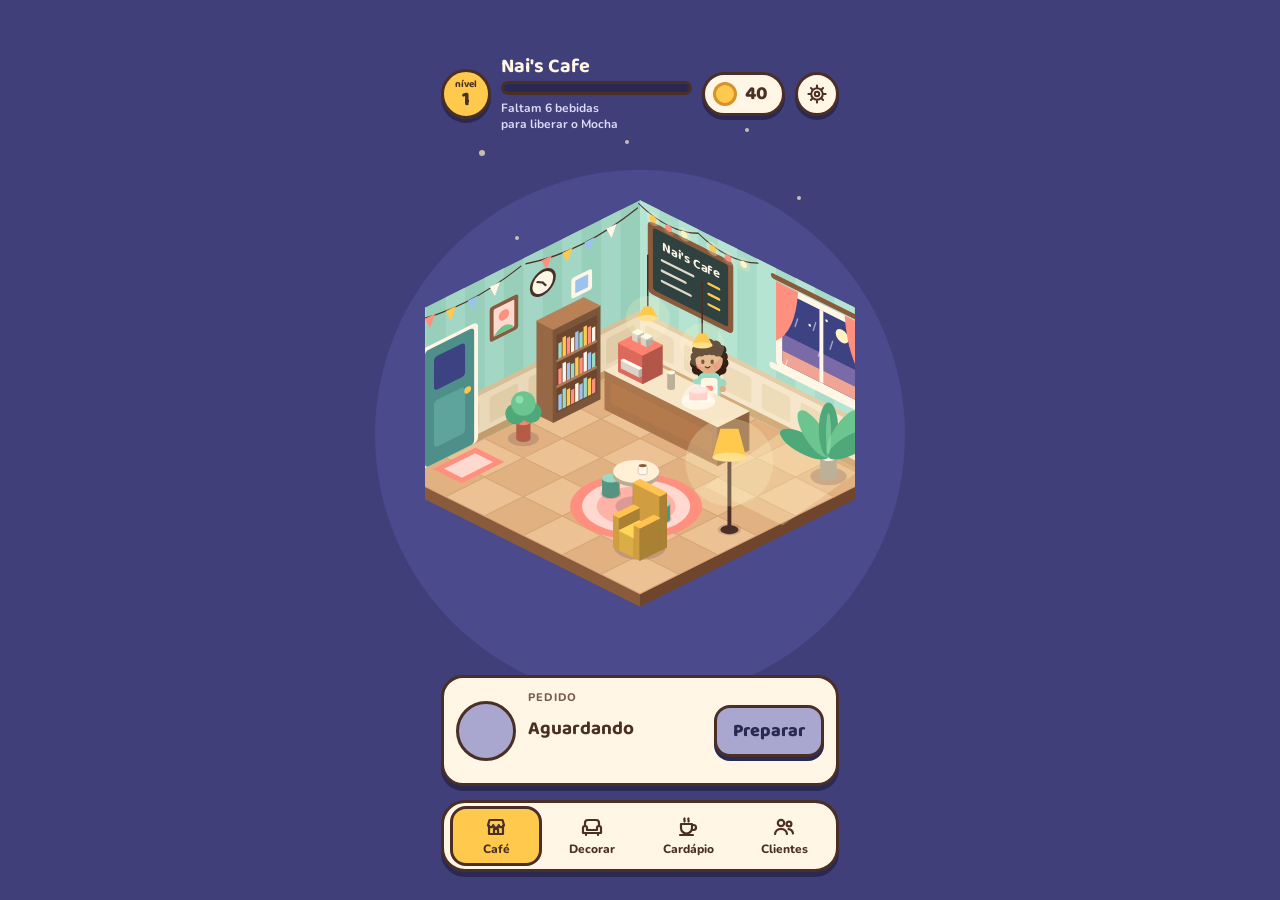
<file: index.html>
<!DOCTYPE html>
<html lang="pt-BR">
  <head>
    <meta charset="utf-8">
    <meta name="viewport" content="width=device-width, initial-scale=1, maximum-scale=1, user-scalable=no, viewport-fit=cover">
    <title>Nai's Cafe</title>
    <meta name="theme-color" content="#403f7a">
    <meta name="apple-mobile-web-app-capable" content="yes">
    <meta name="mobile-web-app-capable" content="yes">
    <meta name="apple-mobile-web-app-title" content="Nai's Cafe">
    <meta name="apple-mobile-web-app-status-bar-style" content="black-translucent">
    <link rel="manifest" href="manifest.webmanifest">
    <link rel="apple-touch-icon" href="icons/apple-touch-icon.png">
    <link rel="icon" type="image/png" sizes="192x192" href="icons/icon-192.png">
    <link rel="stylesheet" href="fonts/fonts.css">
    <link rel="stylesheet" href="css/tokens.css">
    <link rel="stylesheet" href="css/ui.css">
    <script type="module" src="js/main.js"></script>
    <script type="module">
      // Service worker (T-046): a versão no endereço dá nome ao cache. Se falhar, o jogo segue sem offline.
      import { VERSION } from './js/version.js';
      if ('serviceWorker' in navigator) {
        addEventListener('load', () => {
          navigator.serviceWorker.register('sw.js?v=' + encodeURIComponent(VERSION)).catch(() => {});
        });
      }
    </script>
  </head>
  <body>
    <div class="backdrop" aria-hidden="true">
      <div class="backdrop__circle"></div>
      <div class="backdrop__dot backdrop__dot--big" style="--x:-161px;--y:150px"></div>
      <div class="backdrop__dot" style="--x:157px;--y:196px"></div>
      <div class="backdrop__dot" style="--x:105px;--y:128px"></div>
      <div class="backdrop__dot" style="--x:-125px;--y:236px"></div>
      <div class="backdrop__dot" style="--x:-15px;--y:140px"></div>
    </div>
    <main id="app" class="app"></main>
  </body>
</html>
</file>
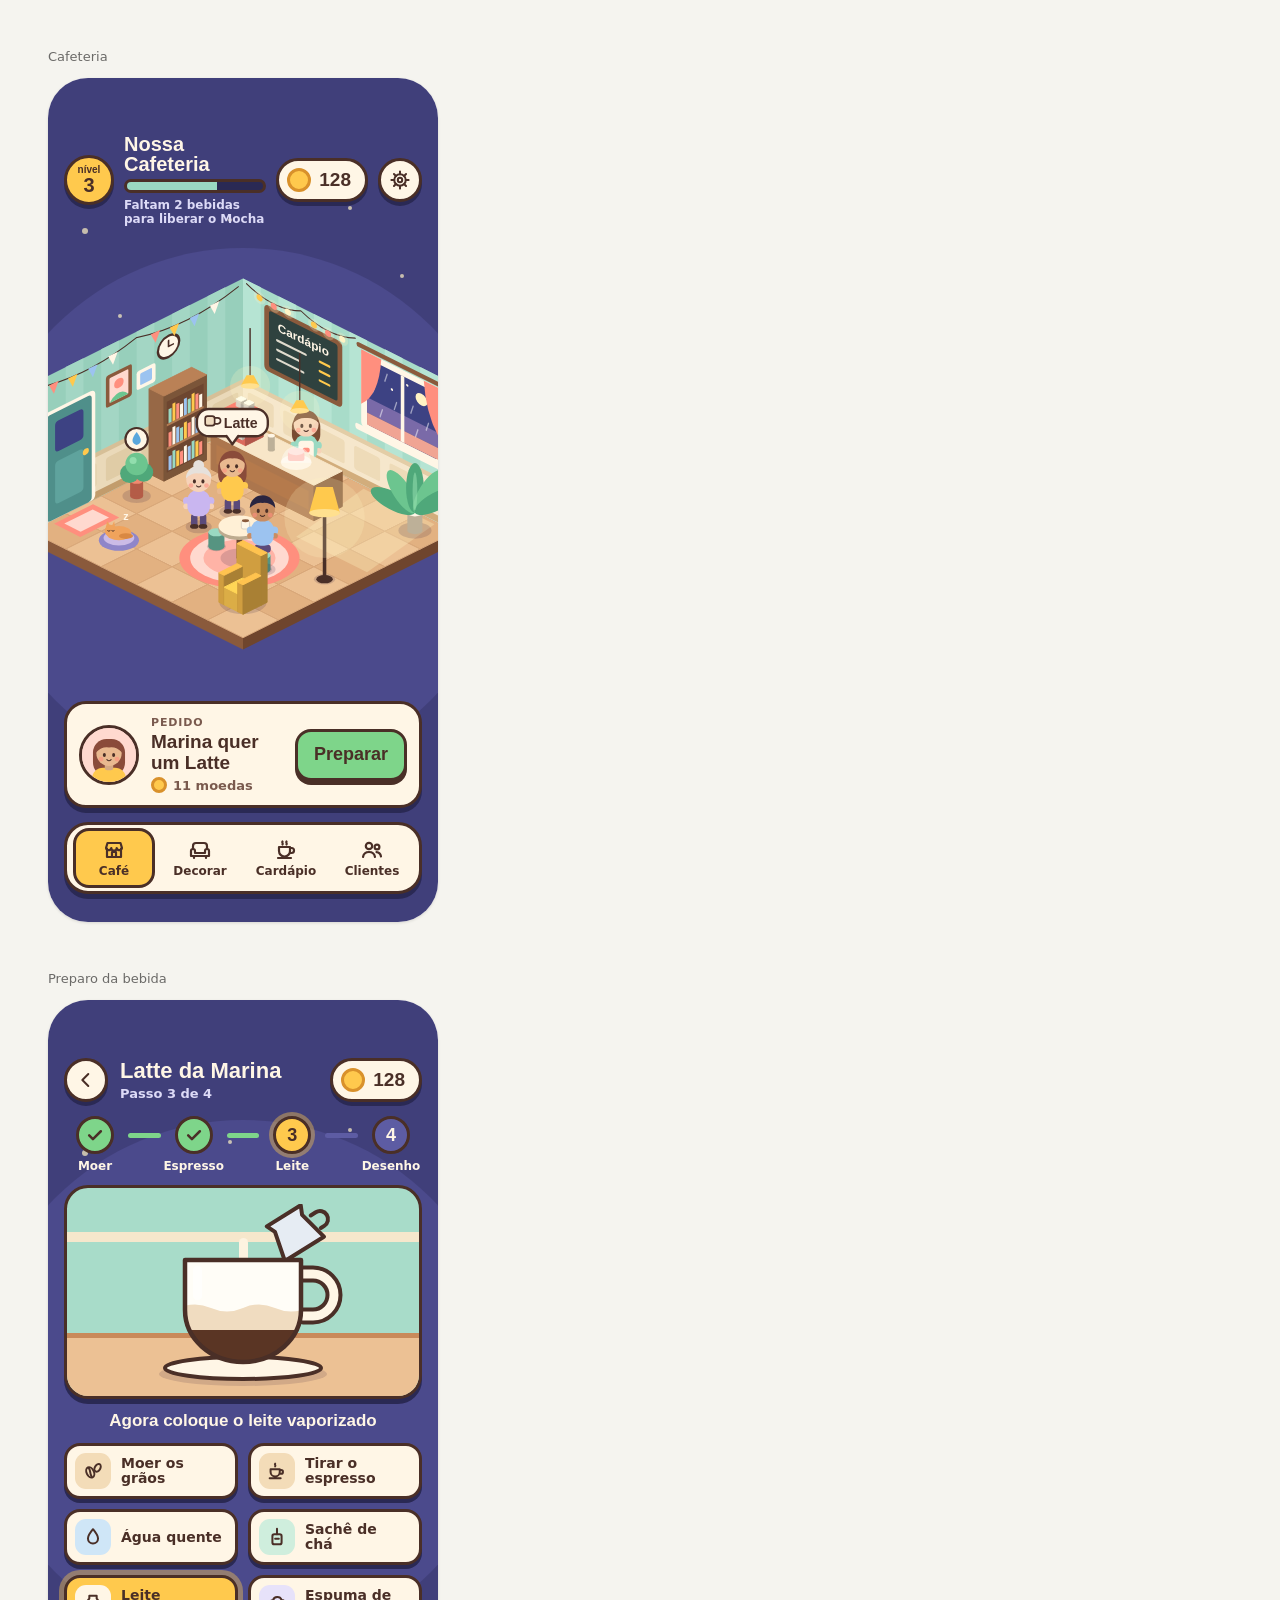
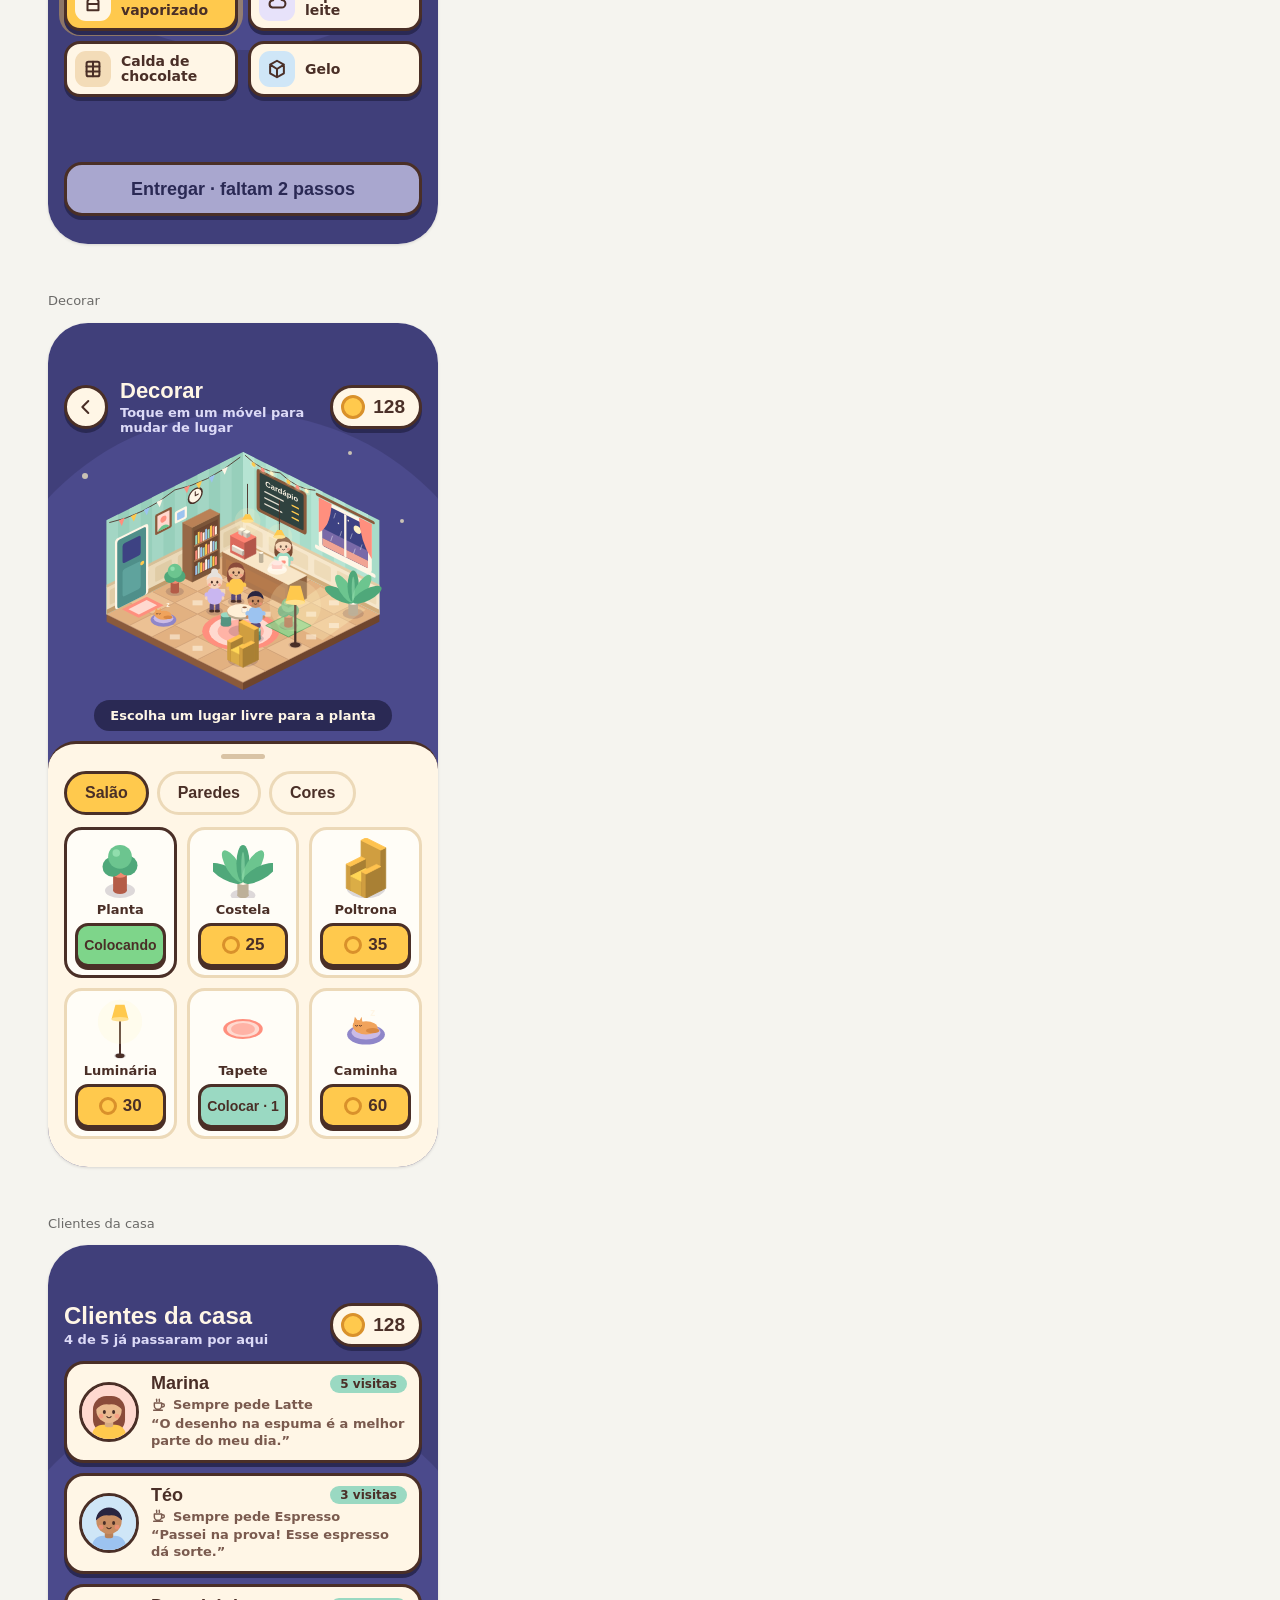
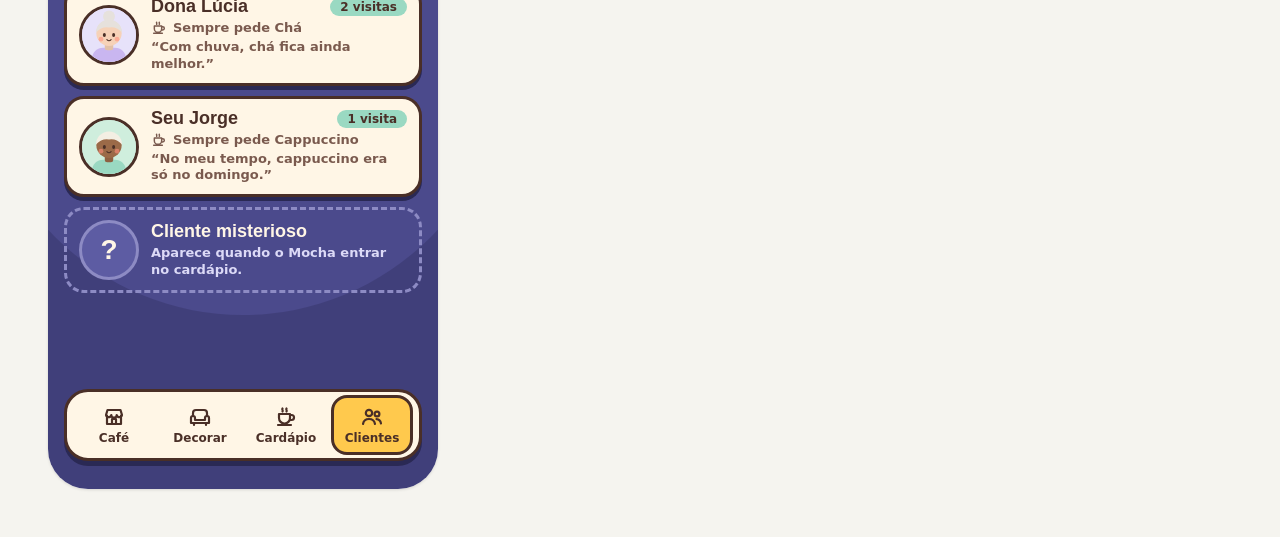
<file: docs/referencia/mockup-src/index.html>
<!DOCTYPE html>
<html lang="en">
  <head>
    <meta charset="utf-8">
    <meta name="viewport" content="width=device-width, initial-scale=1">
    <title>Nossa Cafeteria — mockup mobile</title>
    <style>
html{background:#f5f4ef;color:#1f1e1d;font:14px/1.4 system-ui,-apple-system,"Segoe UI",sans-serif}
body{margin:0;padding:48px;display:flex;flex-direction:column;align-items:flex-start;gap:48px}
.board h2{margin:0 0 12px;font-size:13px;font-weight:500;color:#6b6a68}
.board iframe{display:block;border:0;background:#fff;box-shadow:0 1px 3px rgba(0,0,0,.12)}
</style>
  </head>
  <body>
    <section class="board">
      <h2>Cafeteria</h2>
      <iframe src="01-cafeteria.html" title="Cafeteria" width="390" height="844" loading="eager" style="width:390px;height:844px;border-radius:40px"></iframe>
    </section>
    <section class="board">
      <h2>Preparo da bebida</h2>
      <iframe src="02-preparo.html" title="Preparo da bebida" width="390" height="844" loading="eager" style="width:390px;height:844px;border-radius:40px"></iframe>
    </section>
    <section class="board">
      <h2>Decorar</h2>
      <iframe src="03-decorar.html" title="Decorar" width="390" height="844" loading="eager" style="width:390px;height:844px;border-radius:40px"></iframe>
    </section>
    <section class="board">
      <h2>Clientes da casa</h2>
      <iframe src="04-clientes.html" title="Clientes da casa" width="390" height="844" loading="eager" style="width:390px;height:844px;border-radius:40px"></iframe>
    </section>
  </body>
</html>
</file>
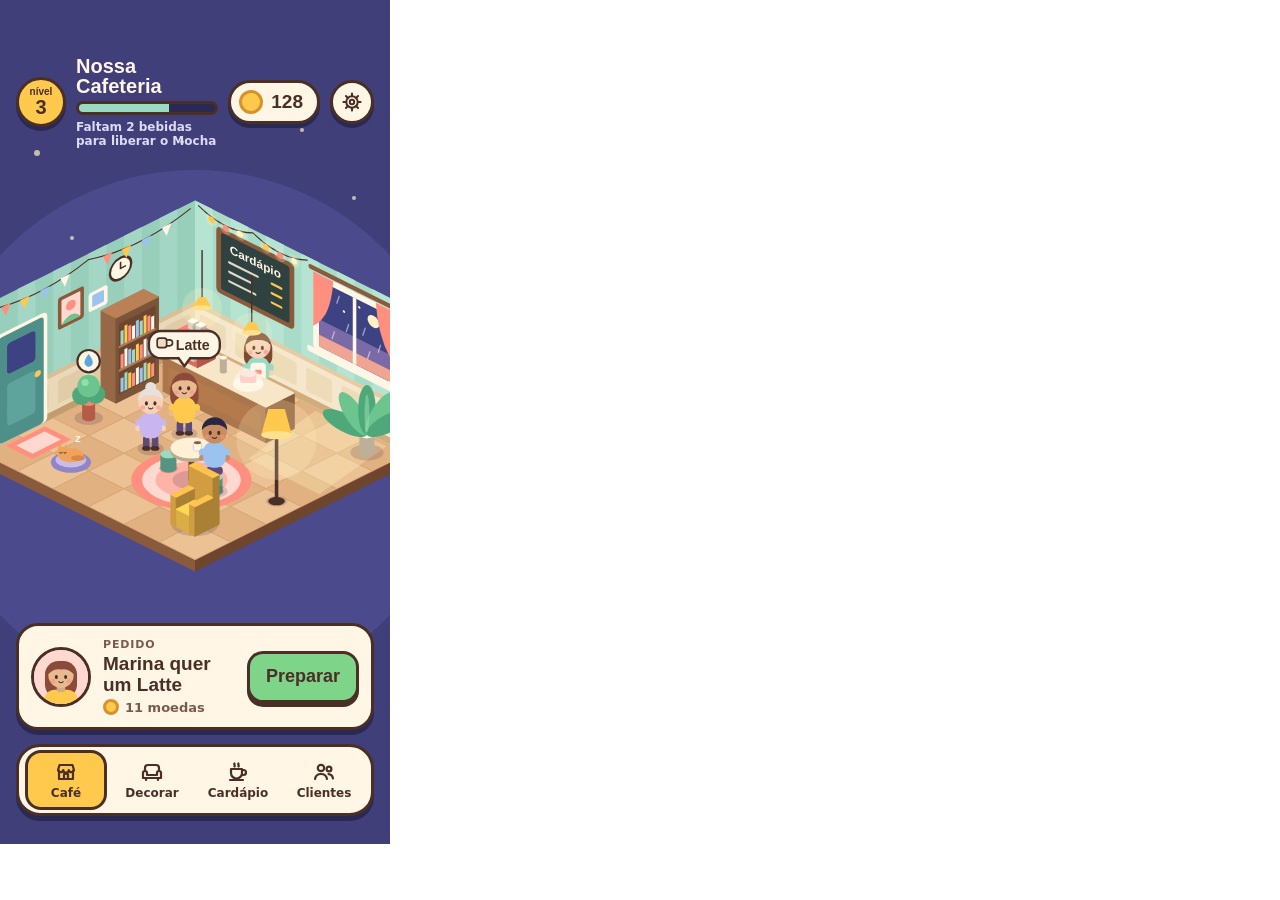
<file: docs/referencia/mockup-src/01-cafeteria.html>
<!DOCTYPE html>
<html lang="pt-BR">
  <head>
    <meta charset="utf-8">
    <title>Cafeteria</title>
    <!-- runtime "dc" omitido (ver README) -->
    <!-- @font-face (Baloo 2, Nunito) omitido: fontes na T-003 -->
    <style>
body{margin:0}
a{color:#4a2f27}a:hover{color:#2f1d18}
</style>
  </head>
  <body>
    <div style="width:390px;height:844px;box-sizing:border-box;position:relative;overflow:hidden;background:#403f7a;font-family:'Nunito','Segoe UI',system-ui,sans-serif;color:#4a2f27;display:flex;flex-direction:column;padding:56px 0 28px">
      <div aria-hidden="true" style="position:absolute;left:-70px;top:170px;width:530px;height:530px;border-radius:50%;background:#4b4a8c"></div>
      <div aria-hidden="true" style="position:absolute;left:34px;top:150px;width:6px;height:6px;border-radius:50%;background:#fff3c4;opacity:0.7"></div>
      <div aria-hidden="true" style="position:absolute;left:352px;top:196px;width:4px;height:4px;border-radius:50%;background:#fff3c4;opacity:0.7"></div>
      <div aria-hidden="true" style="position:absolute;left:300px;top:128px;width:4px;height:4px;border-radius:50%;background:#fff3c4;opacity:0.7"></div>
      <div aria-hidden="true" style="position:absolute;left:70px;top:236px;width:4px;height:4px;border-radius:50%;background:#fff3c4;opacity:0.7"></div>
      <div aria-hidden="true" style="position:absolute;left:180px;top:140px;width:4px;height:4px;border-radius:50%;background:#fff3c4;opacity:0.7"></div>
      <header style="position:relative;display:flex;align-items:center;gap:10px;padding:0 16px">
        <div style="width:50px;height:50px;flex:none;box-sizing:border-box;border-radius:50%;background:#ffc94d;border:3px solid #4a2f27;box-shadow:0 4px 0 #2a2954;display:flex;flex-direction:column;align-items:center;justify-content:center;font-family:'Baloo 2','Trebuchet MS',sans-serif;line-height:1">
          <span style="font-size:10px;font-weight:700">nível</span>
          <span style="font-size:20px;font-weight:800">3</span>
        </div>
        <div style="flex:1;min-width:0;display:flex;flex-direction:column;gap:5px">
          <h1 style="margin:0;font-family:'Baloo 2','Trebuchet MS',sans-serif;font-weight:700;font-size:20px;line-height:1;color:#fff6e6">Nossa Cafeteria</h1>
          <div role="img" aria-label="Progresso: 4 de 6 bebidas para a próxima receita" style="height:14px;box-sizing:border-box;background:#2a2954;border:3px solid #4a2f27;border-radius:8px;overflow:hidden;display:flex">
            <div style="width:66%;background:#9ad9c2"></div>
          </div>
          <p style="margin:0;font-size:12px;font-weight:700;color:#dcdaf7">Faltam 2 bebidas para liberar o Mocha</p>
        </div>
        <div style="height:44px;box-sizing:border-box;display:flex;align-items:center;gap:8px;padding:0 14px 0 8px;background:#fff6e6;border:3px solid #4a2f27;border-radius:22px;box-shadow:0 4px 0 #2a2954;font-family:'Baloo 2','Trebuchet MS',sans-serif;font-weight:800;font-size:19px;color:#4a2f27;flex:none">
          <span aria-hidden="true" style="width:24px;height:24px;flex:none;border-radius:50%;background:#ffc94d;border:3px solid #d9912b;box-sizing:border-box;display:block"></span>
          <span>128</span>
        </div>
        <button aria-label="Ajustes" style="width:44px;height:44px;flex:none;padding:0;display:flex;align-items:center;justify-content:center;background:#fff6e6;border:3px solid #4a2f27;border-radius:50%;box-shadow:0 4px 0 #2a2954;cursor:pointer">
          <svg width="22" height="22" viewBox="0 0 24 24" fill="none" stroke="#4a2f27" stroke-width="2.2" stroke-linecap="round" stroke-linejoin="round" aria-hidden="true" style="display:block;flex:none">
            <circle cx="12" cy="12" r="6.3"></circle>
            <circle cx="12" cy="12" r="2.4"></circle>
            <path d="M12 2.6v3.1M12 18.3v3.1M2.6 12h3.1M18.3 12h3.1M5.4 5.4l2.2 2.2M16.4 16.4l2.2 2.2M5.4 18.6l2.2-2.2M16.4 7.6l2.2-2.2"></path>
          </svg>
        </button>
      </header>
      <div style="position:relative;flex:1;min-height:0;display:flex;align-items:center;justify-content:center">
        <svg viewBox="-186 -132 372 330" width="440" height="390" role="img" aria-label="Cafeteria em vista isométrica, com balcão, clientes e decoração" style="display:block;flex:none">
          <polygon points="-180,90 0,180 0,190 -180,100" fill="#8a5a3c"></polygon>
          <polygon points="180,90 0,180 0,190 180,100" fill="#6f452d"></polygon>
          <polygon points="0,0 30,15 0,30 -30,15" fill="#ecc194" stroke="#d9a878" stroke-width="0.8" stroke-linejoin="round"></polygon>
          <polygon points="-30,15 0,30 -30,45 -60,30" fill="#e2b181" stroke="#d9a878" stroke-width="0.8" stroke-linejoin="round"></polygon>
          <polygon points="-60,30 -30,45 -60,60 -90,45" fill="#ecc194" stroke="#d9a878" stroke-width="0.8" stroke-linejoin="round"></polygon>
          <polygon points="-90,45 -60,60 -90,75 -120,60" fill="#e2b181" stroke="#d9a878" stroke-width="0.8" stroke-linejoin="round"></polygon>
          <polygon points="-120,60 -90,75 -120,90 -150,75" fill="#ecc194" stroke="#d9a878" stroke-width="0.8" stroke-linejoin="round"></polygon>
          <polygon points="-150,75 -120,90 -150,105 -180,90" fill="#e2b181" stroke="#d9a878" stroke-width="0.8" stroke-linejoin="round"></polygon>
          <polygon points="30,15 60,30 30,45 0,30" fill="#e2b181" stroke="#d9a878" stroke-width="0.8" stroke-linejoin="round"></polygon>
          <polygon points="0,30 30,45 0,60 -30,45" fill="#ecc194" stroke="#d9a878" stroke-width="0.8" stroke-linejoin="round"></polygon>
          <polygon points="-30,45 0,60 -30,75 -60,60" fill="#e2b181" stroke="#d9a878" stroke-width="0.8" stroke-linejoin="round"></polygon>
          <polygon points="-60,60 -30,75 -60,90 -90,75" fill="#ecc194" stroke="#d9a878" stroke-width="0.8" stroke-linejoin="round"></polygon>
          <polygon points="-90,75 -60,90 -90,105 -120,90" fill="#e2b181" stroke="#d9a878" stroke-width="0.8" stroke-linejoin="round"></polygon>
          <polygon points="-120,90 -90,105 -120,120 -150,105" fill="#ecc194" stroke="#d9a878" stroke-width="0.8" stroke-linejoin="round"></polygon>
          <polygon points="60,30 90,45 60,60 30,45" fill="#ecc194" stroke="#d9a878" stroke-width="0.8" stroke-linejoin="round"></polygon>
          <polygon points="30,45 60,60 30,75 0,60" fill="#e2b181" stroke="#d9a878" stroke-width="0.8" stroke-linejoin="round"></polygon>
          <polygon points="0,60 30,75 0,90 -30,75" fill="#ecc194" stroke="#d9a878" stroke-width="0.8" stroke-linejoin="round"></polygon>
          <polygon points="-30,75 0,90 -30,105 -60,90" fill="#e2b181" stroke="#d9a878" stroke-width="0.8" stroke-linejoin="round"></polygon>
          <polygon points="-60,90 -30,105 -60,120 -90,105" fill="#ecc194" stroke="#d9a878" stroke-width="0.8" stroke-linejoin="round"></polygon>
          <polygon points="-90,105 -60,120 -90,135 -120,120" fill="#e2b181" stroke="#d9a878" stroke-width="0.8" stroke-linejoin="round"></polygon>
          <polygon points="90,45 120,60 90,75 60,60" fill="#e2b181" stroke="#d9a878" stroke-width="0.8" stroke-linejoin="round"></polygon>
          <polygon points="60,60 90,75 60,90 30,75" fill="#ecc194" stroke="#d9a878" stroke-width="0.8" stroke-linejoin="round"></polygon>
          <polygon points="30,75 60,90 30,105 0,90" fill="#e2b181" stroke="#d9a878" stroke-width="0.8" stroke-linejoin="round"></polygon>
          <polygon points="0,90 30,105 0,120 -30,105" fill="#ecc194" stroke="#d9a878" stroke-width="0.8" stroke-linejoin="round"></polygon>
          <polygon points="-30,105 0,120 -30,135 -60,120" fill="#e2b181" stroke="#d9a878" stroke-width="0.8" stroke-linejoin="round"></polygon>
          <polygon points="-60,120 -30,135 -60,150 -90,135" fill="#ecc194" stroke="#d9a878" stroke-width="0.8" stroke-linejoin="round"></polygon>
          <polygon points="120,60 150,75 120,90 90,75" fill="#ecc194" stroke="#d9a878" stroke-width="0.8" stroke-linejoin="round"></polygon>
          <polygon points="90,75 120,90 90,105 60,90" fill="#e2b181" stroke="#d9a878" stroke-width="0.8" stroke-linejoin="round"></polygon>
          <polygon points="60,90 90,105 60,120 30,105" fill="#ecc194" stroke="#d9a878" stroke-width="0.8" stroke-linejoin="round"></polygon>
          <polygon points="30,105 60,120 30,135 0,120" fill="#e2b181" stroke="#d9a878" stroke-width="0.8" stroke-linejoin="round"></polygon>
          <polygon points="0,120 30,135 0,150 -30,135" fill="#ecc194" stroke="#d9a878" stroke-width="0.8" stroke-linejoin="round"></polygon>
          <polygon points="-30,135 0,150 -30,165 -60,150" fill="#e2b181" stroke="#d9a878" stroke-width="0.8" stroke-linejoin="round"></polygon>
          <polygon points="150,75 180,90 150,105 120,90" fill="#e2b181" stroke="#d9a878" stroke-width="0.8" stroke-linejoin="round"></polygon>
          <polygon points="120,90 150,105 120,120 90,105" fill="#ecc194" stroke="#d9a878" stroke-width="0.8" stroke-linejoin="round"></polygon>
          <polygon points="90,105 120,120 90,135 60,120" fill="#e2b181" stroke="#d9a878" stroke-width="0.8" stroke-linejoin="round"></polygon>
          <polygon points="60,120 90,135 60,150 30,135" fill="#ecc194" stroke="#d9a878" stroke-width="0.8" stroke-linejoin="round"></polygon>
          <polygon points="30,135 60,150 30,165 0,150" fill="#e2b181" stroke="#d9a878" stroke-width="0.8" stroke-linejoin="round"></polygon>
          <polygon points="0,150 30,165 0,180 -30,165" fill="#ecc194" stroke="#d9a878" stroke-width="0.8" stroke-linejoin="round"></polygon>
          <g transform="matrix(1 -0.5 0 1 0 0)">
            <rect x="-180" y="-124" width="180" height="124" rx="0" fill="#97cfbb"></rect>
            <rect x="-180" y="-124" width="15" height="124" rx="0" fill="#a3d6c4"></rect>
            <rect x="-150" y="-124" width="15" height="124" rx="0" fill="#a3d6c4"></rect>
            <rect x="-120" y="-124" width="15" height="124" rx="0" fill="#a3d6c4"></rect>
            <rect x="-90" y="-124" width="15" height="124" rx="0" fill="#a3d6c4"></rect>
            <rect x="-60" y="-124" width="15" height="124" rx="0" fill="#a3d6c4"></rect>
            <rect x="-30" y="-124" width="15" height="124" rx="0" fill="#a3d6c4"></rect>
            <rect x="-180" y="-36" width="180" height="36" rx="0" fill="#ead9b9"></rect>
            <rect x="-180" y="-39" width="180" height="4" rx="0" fill="#d6bf97"></rect>
            <rect x="-180" y="-6" width="180" height="6" rx="0" fill="#c29c6c"></rect>
            <rect x="-176" y="-30" width="22" height="20" rx="2" fill="#e0cca6"></rect>
            <rect x="-146" y="-30" width="22" height="20" rx="2" fill="#e0cca6"></rect>
            <rect x="-116" y="-30" width="22" height="20" rx="2" fill="#e0cca6"></rect>
            <rect x="-86" y="-30" width="22" height="20" rx="2" fill="#e0cca6"></rect>
            <rect x="-56" y="-30" width="22" height="20" rx="2" fill="#e0cca6"></rect>
            <rect x="-26" y="-30" width="22" height="20" rx="2" fill="#e0cca6"></rect>
            <rect x="-169" y="-93" width="44" height="93" rx="4" fill="#fff6e6"></rect>
            <rect x="-166" y="-90" width="38" height="90" rx="3" fill="#4f8f8a"></rect>
            <rect x="-159" y="-82" width="24" height="26" rx="3" fill="#3d4283"></rect>
            <rect x="-159" y="-48" width="24" height="36" rx="3" fill="#5fa39d"></rect>
            <ellipse cx="-133" cy="-44" rx="2.6" ry="2.6" fill="#ffc94d"></ellipse>
            <rect x="-116" y="-99" width="22" height="27" rx="2" fill="#8a5a3c"></rect>
            <rect x="-113" y="-96" width="16" height="21" rx="1" fill="#ffd9cf"></rect>
            <ellipse cx="-105" cy="-88" rx="4" ry="4" fill="#ff8f7e"></ellipse>
            <path d="M-113,-75 q8,-10 16,0 z" fill="#6cc58f"></path>
            <rect x="-90" y="-90" width="16" height="16" rx="2" fill="#fff6e6"></rect>
            <rect x="-87" y="-87" width="10" height="10" rx="1" fill="#9cc3f0"></rect>
            <ellipse cx="-63" cy="-98" rx="10" ry="10" fill="#4a2f27"></ellipse>
            <ellipse cx="-63" cy="-98" rx="8" ry="8" fill="#fff6e6"></ellipse>
            <path d="M-63,-98 v-5 M-63,-98 h4" fill="none" stroke="#4a2f27" stroke-width="1.4" stroke-linecap="round" stroke-linejoin="round"></path>
            <path d="M-176,-119 q43,13 86,0 q43,13 86,0" fill="none" stroke="#4a2f27" stroke-width="1" stroke-linecap="round" stroke-linejoin="round"></path>
            <polygon points="-164,-115.5 -156,-115.5 -160,-106.5" fill="#ff8f7e"></polygon>
            <polygon points="-148,-113.3 -140,-113.3 -144,-104.3" fill="#ffc94d"></polygon>
            <polygon points="-131,-113 -123,-113 -127,-104" fill="#9cc3f0"></polygon>
            <polygon points="-114,-115 -106,-115 -110,-106" fill="#fff6e6"></polygon>
            <polygon points="-78,-115.5 -70,-115.5 -74,-106.5" fill="#ff8f7e"></polygon>
            <polygon points="-62,-113.3 -54,-113.3 -58,-104.3" fill="#ffc94d"></polygon>
            <polygon points="-45,-113 -37,-113 -41,-104" fill="#9cc3f0"></polygon>
            <polygon points="-28,-115 -20,-115 -24,-106" fill="#fff6e6"></polygon>
          </g>
          <g transform="matrix(1 0.5 0 1 0 0)">
            <rect x="0" y="-124" width="180" height="124" rx="0" fill="#a8dcc9"></rect>
            <rect x="0" y="-124" width="15" height="124" rx="0" fill="#b6e4d3"></rect>
            <rect x="30" y="-124" width="15" height="124" rx="0" fill="#b6e4d3"></rect>
            <rect x="60" y="-124" width="15" height="124" rx="0" fill="#b6e4d3"></rect>
            <rect x="90" y="-124" width="15" height="124" rx="0" fill="#b6e4d3"></rect>
            <rect x="120" y="-124" width="15" height="124" rx="0" fill="#b6e4d3"></rect>
            <rect x="150" y="-124" width="15" height="124" rx="0" fill="#b6e4d3"></rect>
            <rect x="0" y="-36" width="180" height="36" rx="0" fill="#f6e7cc"></rect>
            <rect x="0" y="-39" width="180" height="4" rx="0" fill="#e3cda6"></rect>
            <rect x="0" y="-6" width="180" height="6" rx="0" fill="#d2ad7c"></rect>
            <rect x="4" y="-30" width="22" height="20" rx="2" fill="#eedbb8"></rect>
            <rect x="34" y="-30" width="22" height="20" rx="2" fill="#eedbb8"></rect>
            <rect x="64" y="-30" width="22" height="20" rx="2" fill="#eedbb8"></rect>
            <rect x="94" y="-30" width="22" height="20" rx="2" fill="#eedbb8"></rect>
            <rect x="124" y="-30" width="22" height="20" rx="2" fill="#eedbb8"></rect>
            <rect x="154" y="-30" width="22" height="20" rx="2" fill="#eedbb8"></rect>
            <rect x="18" y="-112" width="66" height="56" rx="4" fill="#8a5a3c"></rect>
            <rect x="22" y="-108" width="58" height="48" rx="2" fill="#2f423f"></rect>
            <text x="51" y="-94" font-family="'Baloo 2', 'Trebuchet MS', sans-serif" font-size="10" font-weight="700" fill="#fff6e6" text-anchor="middle">Cardápio</text>
            <rect x="28" y="-87" width="26" height="2" rx="1" fill="#fff6e6" fill-opacity="0.85"></rect>
            <rect x="64" y="-87" width="10" height="2" rx="1" fill="#ffc94d"></rect>
            <rect x="28" y="-79" width="20" height="2" rx="1" fill="#fff6e6" fill-opacity="0.85"></rect>
            <rect x="64" y="-79" width="10" height="2" rx="1" fill="#ffc94d"></rect>
            <rect x="28" y="-71" width="24" height="2" rx="1" fill="#fff6e6" fill-opacity="0.85"></rect>
            <rect x="64" y="-71" width="10" height="2" rx="1" fill="#ffc94d"></rect>
            <rect x="96" y="-119" width="78" height="4" rx="2" fill="#8a5a3c"></rect>
            <rect x="100" y="-114" width="70" height="66" rx="5" fill="#fff6e6"></rect>
            <rect x="105" y="-109" width="60" height="56" rx="2" fill="#3d4283"></rect>
            <rect x="105" y="-76" width="60" height="13" rx="0" fill="#7a6aa8"></rect>
            <rect x="105" y="-63" width="60" height="10" rx="0" fill="#f0a493"></rect>
            <ellipse cx="151" cy="-97" rx="5" ry="5" fill="#fff3c4"></ellipse>
            <ellipse cx="114" cy="-101" rx="1" ry="1" fill="#fff6e6"></ellipse>
            <ellipse cx="126" cy="-93" rx="1" ry="1" fill="#fff6e6"></ellipse>
            <ellipse cx="139" cy="-103" rx="1" ry="1" fill="#fff6e6"></ellipse>
            <path d="M112,-90 l-2,7 M122,-104 l-2,7 M130,-84 l-2,7 M144,-88 l-2,7 M157,-80 l-2,7 M118,-72 l-2,7 M148,-70 l-2,7" fill="none" stroke="#ffffff" stroke-width="1" stroke-linecap="round" stroke-linejoin="round" opacity="0.5"></path>
            <rect x="133.5" y="-109" width="3" height="56" rx="0" fill="#fff6e6"></rect>
            <path d="M100,-114 h17 q-2,32 -17,46 z" fill="#ff8f7e"></path>
            <path d="M170,-114 h-17 q2,32 17,46 z" fill="#ff8f7e"></path>
            <rect x="95" y="-50" width="80" height="5" rx="2" fill="#fff6e6"></rect>
            <path d="M3,-121 q23,11 46,0 q23,11 46,0" fill="none" stroke="#4a2f27" stroke-width="1" stroke-linecap="round" stroke-linejoin="round"></path>
            <ellipse cx="14" cy="-114.6" rx="5" ry="5" fill="#fff3c4" fill-opacity="0.25"></ellipse>
            <ellipse cx="14" cy="-114.6" rx="2.6" ry="2.6" fill="#ffc94d"></ellipse>
            <ellipse cx="26" cy="-113.4" rx="5" ry="5" fill="#fff3c4" fill-opacity="0.25"></ellipse>
            <ellipse cx="26" cy="-113.4" rx="2.6" ry="2.6" fill="#ff8f7e"></ellipse>
            <ellipse cx="38" cy="-114.6" rx="5" ry="5" fill="#fff3c4" fill-opacity="0.25"></ellipse>
            <ellipse cx="38" cy="-114.6" rx="2.6" ry="2.6" fill="#fff3c4"></ellipse>
            <ellipse cx="60" cy="-114.6" rx="5" ry="5" fill="#fff3c4" fill-opacity="0.25"></ellipse>
            <ellipse cx="60" cy="-114.6" rx="2.6" ry="2.6" fill="#ffc94d"></ellipse>
            <ellipse cx="72" cy="-113.4" rx="5" ry="5" fill="#fff3c4" fill-opacity="0.25"></ellipse>
            <ellipse cx="72" cy="-113.4" rx="2.6" ry="2.6" fill="#ff8f7e"></ellipse>
            <ellipse cx="84" cy="-114.6" rx="5" ry="5" fill="#fff3c4" fill-opacity="0.25"></ellipse>
            <ellipse cx="84" cy="-114.6" rx="2.6" ry="2.6" fill="#fff3c4"></ellipse>
          </g>
          <polygon points="102,54 162,84 105,124.5 45,94.5" fill="#fff3c4" fill-opacity="0.3"></polygon>
          <polygon points="-126.9,67 -104.7,78.2 -137.7,94.7 -159.9,83.6" fill="#ff8f7e"></polygon>
          <polygon points="-127.2,71.4 -113.4,78.3 -137.4,90.3 -151.2,83.4" fill="#ffd9cf"></polygon>
          <ellipse cx="-3" cy="112.5" rx="50.9" ry="25.5" fill="#ff8f7e"></ellipse>
          <ellipse cx="-3" cy="112.5" rx="41.7" ry="20.9" fill="#ffd9cf"></ellipse>
          <ellipse cx="-3" cy="112.5" rx="30.5" ry="15.3" fill="#ffb3a6"></ellipse>
          <polygon points="-79.5,-30.8 -66.9,-24.5 -66.9,47.5 -79.5,41.2" fill="#976846" stroke="#976846" stroke-width="0.8" stroke-linejoin="round"></polygon>
          <polygon points="-30.9,-42.5 -66.9,-24.5 -66.9,47.5 -30.9,29.6" fill="#7b5539" stroke="#7b5539" stroke-width="0.8" stroke-linejoin="round"></polygon>
          <polygon points="-43.5,-48.8 -30.9,-42.5 -66.9,-24.5 -79.5,-30.8" fill="#ba8156" stroke="#ba8156" stroke-width="0.8" stroke-linejoin="round"></polygon>
          <polygon points="-33.3,24.7 -64.5,40.3 -64.5,-19.7 -33.3,-35.2" fill="#6d4630"></polygon>
          <polygon points="-34.5,24.3 -37.1,25.6 -37.1,14.6 -34.5,13.3" fill="#ff8f7e"></polygon>
          <polygon points="-37.7,26 -40.3,27.2 -40.3,14.2 -37.7,13" fill="#ffc94d"></polygon>
          <polygon points="-41,27.6 -43.5,28.9 -43.5,13.9 -41,12.6" fill="#9ad9c2"></polygon>
          <polygon points="-44.2,29.2 -46.8,30.5 -46.8,18.5 -44.2,17.2" fill="#9cc3f0"></polygon>
          <polygon points="-47.5,30.8 -50,32.1 -50,18.1 -47.5,16.8" fill="#fff6e6"></polygon>
          <polygon points="-50.7,32.4 -53.3,33.7 -53.3,22.7 -50.7,21.4" fill="#ff8f7e"></polygon>
          <polygon points="-53.9,34.1 -56.5,35.3 -56.5,22.3 -53.9,21.1" fill="#ffc94d"></polygon>
          <polygon points="-57.2,35.7 -59.7,37 -59.7,22 -57.2,20.7" fill="#9ad9c2"></polygon>
          <polygon points="-60.4,37.3 -63,38.6 -63,26.6 -60.4,25.3" fill="#9cc3f0"></polygon>
          <polygon points="-33.3,5.7 -64.5,21.3 -64.5,19.3 -33.3,3.7" fill="#b07a52"></polygon>
          <polygon points="-34.5,4.3 -37.1,5.6 -37.1,-5.4 -34.5,-6.7" fill="#9ad9c2"></polygon>
          <polygon points="-37.7,6 -40.3,7.2 -40.3,-5.8 -37.7,-7" fill="#9cc3f0"></polygon>
          <polygon points="-41,7.6 -43.5,8.9 -43.5,-6.1 -41,-7.4" fill="#fff6e6"></polygon>
          <polygon points="-44.2,9.2 -46.8,10.5 -46.8,-1.5 -44.2,-2.8" fill="#ff8f7e"></polygon>
          <polygon points="-47.5,10.8 -50,12.1 -50,-1.9 -47.5,-3.2" fill="#ffc94d"></polygon>
          <polygon points="-50.7,12.4 -53.3,13.7 -53.3,2.7 -50.7,1.4" fill="#9ad9c2"></polygon>
          <polygon points="-53.9,14.1 -56.5,15.3 -56.5,2.3 -53.9,1.1" fill="#9cc3f0"></polygon>
          <polygon points="-57.2,15.7 -59.7,17 -59.7,2 -57.2,0.7" fill="#fff6e6"></polygon>
          <polygon points="-60.4,17.3 -63,18.6 -63,6.6 -60.4,5.3" fill="#ff8f7e"></polygon>
          <polygon points="-33.3,-14.3 -64.5,1.3 -64.5,-0.7 -33.3,-16.3" fill="#b07a52"></polygon>
          <polygon points="-34.5,-15.7 -37.1,-14.4 -37.1,-25.4 -34.5,-26.7" fill="#fff6e6"></polygon>
          <polygon points="-37.7,-14 -40.3,-12.8 -40.3,-25.8 -37.7,-27" fill="#ff8f7e"></polygon>
          <polygon points="-41,-12.4 -43.5,-11.1 -43.5,-26.1 -41,-27.4" fill="#ffc94d"></polygon>
          <polygon points="-44.2,-10.8 -46.8,-9.5 -46.8,-21.5 -44.2,-22.8" fill="#9ad9c2"></polygon>
          <polygon points="-47.5,-9.2 -50,-7.9 -50,-21.9 -47.5,-23.2" fill="#9cc3f0"></polygon>
          <polygon points="-50.7,-7.6 -53.3,-6.3 -53.3,-17.3 -50.7,-18.6" fill="#fff6e6"></polygon>
          <polygon points="-53.9,-5.9 -56.5,-4.7 -56.5,-17.7 -53.9,-18.9" fill="#ff8f7e"></polygon>
          <polygon points="-57.2,-4.3 -59.7,-3 -59.7,-18 -57.2,-19.3" fill="#ffc94d"></polygon>
          <polygon points="-60.4,-2.7 -63,-1.4 -63,-13.4 -60.4,-14.7" fill="#9ad9c2"></polygon>
          <ellipse cx="53.4" cy="39.3" rx="11" ry="5.5" fill="#2a1b3d" fill-opacity="0.16"></ellipse>
          <rect x="46.9" y="28.3" width="5.5" height="11" rx="2.5" fill="#5b4a7a"></rect>
          <rect x="54.4" y="28.3" width="5.5" height="11" rx="2.5" fill="#5b4a7a"></rect>
          <ellipse cx="49.7" cy="38.8" rx="3.6" ry="2" fill="#4a2f27"></ellipse>
          <ellipse cx="57.1" cy="38.8" rx="3.6" ry="2" fill="#4a2f27"></ellipse>
          <rect x="41.4" y="-7.7" width="24" height="25" rx="9" fill="#7a4b32"></rect>
          <ellipse cx="43.4" cy="17.3" rx="3.3" ry="3.3" fill="#9ad9c2"></ellipse>
          <ellipse cx="63.4" cy="17.3" rx="3.3" ry="3.3" fill="#9ad9c2"></ellipse>
          <ellipse cx="42.8" cy="21.8" rx="2.4" ry="2.4" fill="#f6d2b8"></ellipse>
          <ellipse cx="64" cy="21.8" rx="2.4" ry="2.4" fill="#f6d2b8"></ellipse>
          <rect x="43.9" y="8.3" width="19" height="22" rx="8" fill="#9ad9c2"></rect>
          <rect x="46.9" y="13.3" width="13" height="16" rx="3" fill="#fff6e6"></rect>
          <rect x="50.4" y="19.3" width="6" height="4" rx="1.5" fill="#ff8f7e"></rect>
          <ellipse cx="53.4" cy="-0.7" rx="10.5" ry="10.5" fill="#f6d2b8"></ellipse>
          <path d="M42.6,-1.7 a10.8,10.8 0 0 1 21.6,0 q-5,-5 -10.8,-4.2 q-5.8,-.8 -10.8,4.2 z" fill="#7a4b32"></path>
          <ellipse cx="49.8" cy="0.8" rx="1.3" ry="1.8" fill="#4a2f27"></ellipse>
          <ellipse cx="57" cy="0.8" rx="1.3" ry="1.8" fill="#4a2f27"></ellipse>
          <ellipse cx="46.8" cy="4.3" rx="2" ry="2" fill="#ff8f7e" fill-opacity="0.6"></ellipse>
          <ellipse cx="60" cy="4.3" rx="2" ry="2" fill="#ff8f7e" fill-opacity="0.6"></ellipse>
          <path d="M51.6,4.5 q1.8,1.8 3.6,0" fill="none" stroke="#4a2f27" stroke-width="0.9" stroke-linecap="round" stroke-linejoin="round"></path>
          <polygon points="-27,7.5 60,51 60,81 -27,37.5" fill="#ac764d" stroke="#ac764d" stroke-width="0.8" stroke-linejoin="round"></polygon>
          <polygon points="84,39 60,51 60,81 84,69" fill="#8c603e" stroke="#8c603e" stroke-width="0.8" stroke-linejoin="round"></polygon>
          <polygon points="-3,-4.5 84,39 60,51 -27,7.5" fill="#f8e6c8" stroke="#f8e6c8" stroke-width="0.8" stroke-linejoin="round"></polygon>
          <polygon points="-22.5,32.8 55.5,71.8 55.5,55.8 -22.5,16.8" fill="#b57a4c"></polygon>
          <polygon points="-16.5,-13.8 2.1,-4.5 2.1,17.5 -16.5,8.2" fill="#db695c" stroke="#db695c" stroke-width="0.8" stroke-linejoin="round"></polygon>
          <polygon points="17.1,-12 2.1,-4.5 2.1,17.5 17.1,10" fill="#b2564a" stroke="#b2564a" stroke-width="0.8" stroke-linejoin="round"></polygon>
          <polygon points="-1.5,-21.3 17.1,-12 2.1,-4.5 -16.5,-13.8" fill="#ff8271" stroke="#ff8271" stroke-width="0.8" stroke-linejoin="round"></polygon>
          <polygon points="-14.4,-0.4 -0.6,6.5 -0.6,12.5 -14.4,5.6" fill="#dbd3c5" stroke="#dbd3c5" stroke-width="0.8" stroke-linejoin="round"></polygon>
          <polygon points="1.2,5.6 -0.6,6.5 -0.6,12.5 1.2,11.6" fill="#b2aca1" stroke="#b2aca1" stroke-width="0.8" stroke-linejoin="round"></polygon>
          <polygon points="-12.6,-1.3 1.2,5.6 -0.6,6.5 -14.4,-0.4" fill="#fffff3" stroke="#fffff3" stroke-width="0.8" stroke-linejoin="round"></polygon>
          <polygon points="-5.7,-22.1 -1.5,-20 -1.5,-14 -5.7,-16.1" fill="#dbd3c5" stroke="#dbd3c5" stroke-width="0.8" stroke-linejoin="round"></polygon>
          <polygon points="2.7,-22.1 -1.5,-20 -1.5,-14 2.7,-16.1" fill="#b2aca1" stroke="#b2aca1" stroke-width="0.8" stroke-linejoin="round"></polygon>
          <polygon points="-1.5,-24.2 2.7,-22.1 -1.5,-20 -5.7,-22.1" fill="#fffff3" stroke="#fffff3" stroke-width="0.8" stroke-linejoin="round"></polygon>
          <polygon points="0.9,-18.8 5.1,-16.8 5.1,-10.8 0.9,-12.8" fill="#dbd3c5" stroke="#dbd3c5" stroke-width="0.8" stroke-linejoin="round"></polygon>
          <polygon points="9.3,-18.9 5.1,-16.8 5.1,-10.8 9.3,-12.9" fill="#b2aca1" stroke="#b2aca1" stroke-width="0.8" stroke-linejoin="round"></polygon>
          <polygon points="5.1,-21 9.3,-18.9 5.1,-16.8 0.9,-18.8" fill="#fffff3" stroke="#fffff3" stroke-width="0.8" stroke-linejoin="round"></polygon>
          <ellipse cx="24" cy="21" rx="3" ry="1.5" fill="#bdb098"></ellipse>
          <rect x="21" y="9" width="5.9" height="12" rx="0" fill="#bdb098"></rect>
          <ellipse cx="24" cy="9" rx="3" ry="1.5" fill="#fff6e6"></ellipse>
          <ellipse cx="45" cy="31.5" rx="13" ry="6.5" fill="#fff6e6"></ellipse>
          <rect x="38" y="22.5" width="14" height="8" rx="2" fill="#ffb3a6"></rect>
          <ellipse cx="45" cy="22.5" rx="7" ry="3" fill="#ffd9cf"></ellipse>
          <path d="M33,31.5 a12,13 0 0 1 24,0 z" fill="#ffffff" stroke="#ffffff" stroke-width="1" stroke-linecap="round" stroke-linejoin="round" opacity="0.4"></path>
          <rect x="5.4" y="-82" width="1.2" height="40" rx="0" fill="#4a2f27"></rect>
          <ellipse cx="6" cy="-33" rx="17" ry="17" fill="#fff3c4" fill-opacity="0.22"></ellipse>
          <polygon points="3,-42 9,-42 14,-33 -2,-33" fill="#ffc94d"></polygon>
          <ellipse cx="6" cy="-33" rx="8" ry="2.4" fill="#ffe08f"></ellipse>
          <rect x="47.4" y="-61" width="1.2" height="40" rx="0" fill="#4a2f27"></rect>
          <ellipse cx="48" cy="-12" rx="17" ry="17" fill="#fff3c4" fill-opacity="0.22"></ellipse>
          <polygon points="45,-21 51,-21 56,-12 40,-12" fill="#ffc94d"></polygon>
          <ellipse cx="48" cy="-12" rx="8" ry="2.4" fill="#ffe08f"></ellipse>
          <ellipse cx="-90" cy="60" rx="12" ry="6" fill="#2a1b3d" fill-opacity="0.16"></ellipse>
          <ellipse cx="-90" cy="60" rx="5.5" ry="2.8" fill="#b45c47"></ellipse>
          <rect x="-95.5" y="47" width="11" height="13" rx="0" fill="#b45c47"></rect>
          <ellipse cx="-90" cy="47" rx="5.5" ry="2.8" fill="#f08a70"></ellipse>
          <ellipse cx="-96" cy="41" rx="8" ry="8" fill="#4fa87a"></ellipse>
          <ellipse cx="-84" cy="40" rx="8" ry="8" fill="#4fa87a"></ellipse>
          <ellipse cx="-90" cy="33" rx="9.5" ry="9.5" fill="#6cc58f"></ellipse>
          <ellipse cx="-93" cy="30" rx="3" ry="3" fill="#9be3b4" fill-opacity="0.8"></ellipse>
          <ellipse cx="-9" cy="73.5" rx="11" ry="5.5" fill="#2a1b3d" fill-opacity="0.16"></ellipse>
          <rect x="-15.5" y="62.5" width="5.5" height="11" rx="2.5" fill="#5b4a7a"></rect>
          <rect x="-8" y="62.5" width="5.5" height="11" rx="2.5" fill="#5b4a7a"></rect>
          <ellipse cx="-12.7" cy="73" rx="3.6" ry="2" fill="#4a2f27"></ellipse>
          <ellipse cx="-5.3" cy="73" rx="3.6" ry="2" fill="#4a2f27"></ellipse>
          <rect x="-21" y="26.5" width="24" height="25" rx="9" fill="#8a4b3a"></rect>
          <ellipse cx="-19" cy="51.5" rx="3.3" ry="3.3" fill="#ffc94d"></ellipse>
          <ellipse cx="1" cy="51.5" rx="3.3" ry="3.3" fill="#ffc94d"></ellipse>
          <ellipse cx="-19.6" cy="56" rx="2.4" ry="2.4" fill="#e9b98f"></ellipse>
          <ellipse cx="1.6" cy="56" rx="2.4" ry="2.4" fill="#e9b98f"></ellipse>
          <rect x="-18.5" y="42.5" width="19" height="22" rx="8" fill="#ffc94d"></rect>
          <ellipse cx="-9" cy="33.5" rx="10.5" ry="10.5" fill="#e9b98f"></ellipse>
          <path d="M-19.8,32.5 a10.8,10.8 0 0 1 21.6,0 q-5,-5 -10.8,-4.2 q-5.8,-.8 -10.8,4.2 z" fill="#8a4b3a"></path>
          <ellipse cx="-12.6" cy="35" rx="1.3" ry="1.8" fill="#4a2f27"></ellipse>
          <ellipse cx="-5.4" cy="35" rx="1.3" ry="1.8" fill="#4a2f27"></ellipse>
          <ellipse cx="-15.6" cy="38.5" rx="2" ry="2" fill="#ff8f7e" fill-opacity="0.6"></ellipse>
          <ellipse cx="-2.4" cy="38.5" rx="2" ry="2" fill="#ff8f7e" fill-opacity="0.6"></ellipse>
          <path d="M-10.8,38.7 q1.8,1.8 3.6,0" fill="none" stroke="#4a2f27" stroke-width="0.9" stroke-linecap="round" stroke-linejoin="round"></path>
          <ellipse cx="-37.5" cy="86.2" rx="11" ry="5.5" fill="#2a1b3d" fill-opacity="0.16"></ellipse>
          <rect x="-44" y="75.2" width="5.5" height="11" rx="2.5" fill="#5b4a7a"></rect>
          <rect x="-36.5" y="75.2" width="5.5" height="11" rx="2.5" fill="#5b4a7a"></rect>
          <ellipse cx="-41.2" cy="85.8" rx="3.6" ry="2" fill="#4a2f27"></ellipse>
          <ellipse cx="-33.8" cy="85.8" rx="3.6" ry="2" fill="#4a2f27"></ellipse>
          <ellipse cx="-37.5" cy="34.2" rx="4.6" ry="4.6" fill="#e6e1dc"></ellipse>
          <ellipse cx="-47.5" cy="64.2" rx="3.3" ry="3.3" fill="#c9b6f0"></ellipse>
          <ellipse cx="-27.5" cy="64.2" rx="3.3" ry="3.3" fill="#c9b6f0"></ellipse>
          <ellipse cx="-48.1" cy="68.8" rx="2.4" ry="2.4" fill="#f6d2b8"></ellipse>
          <ellipse cx="-26.9" cy="68.8" rx="2.4" ry="2.4" fill="#f6d2b8"></ellipse>
          <rect x="-47" y="55.2" width="19" height="22" rx="8" fill="#c9b6f0"></rect>
          <ellipse cx="-37.5" cy="46.2" rx="10.5" ry="10.5" fill="#f6d2b8"></ellipse>
          <path d="M-48.3,45.2 a10.8,10.8 0 0 1 21.6,0 q-5,-5 -10.8,-4.2 q-5.8,-.8 -10.8,4.2 z" fill="#e6e1dc"></path>
          <ellipse cx="-41.1" cy="47.8" rx="1.3" ry="1.8" fill="#4a2f27"></ellipse>
          <ellipse cx="-33.9" cy="47.8" rx="1.3" ry="1.8" fill="#4a2f27"></ellipse>
          <ellipse cx="-44.1" cy="51.2" rx="2" ry="2" fill="#ff8f7e" fill-opacity="0.6"></ellipse>
          <ellipse cx="-30.9" cy="51.2" rx="2" ry="2" fill="#ff8f7e" fill-opacity="0.6"></ellipse>
          <path d="M-39.3,51.5 q1.8,1.8 3.6,0" fill="none" stroke="#4a2f27" stroke-width="0.9" stroke-linecap="round" stroke-linejoin="round"></path>
          <ellipse cx="145.5" cy="89.2" rx="14" ry="7" fill="#2a1b3d" fill-opacity="0.16"></ellipse>
          <ellipse cx="145.5" cy="89.2" rx="6.4" ry="3.2" fill="#bdb098"></ellipse>
          <rect x="139.1" y="74.2" width="12.7" height="15" rx="0" fill="#bdb098"></rect>
          <ellipse cx="145.5" cy="74.2" rx="6.4" ry="3.2" fill="#fff6e6"></ellipse>
          <ellipse cx="145.5" cy="53.2" rx="7.5" ry="21" fill="#4fa87a" transform="rotate(-62 145.5 74.2)"></ellipse>
          <ellipse cx="145.5" cy="53.2" rx="7.5" ry="21" fill="#6cc58f" transform="rotate(-32 145.5 74.2)"></ellipse>
          <ellipse cx="145.5" cy="53.2" rx="7.5" ry="21" fill="#4fa87a" transform="rotate(0 145.5 74.2)"></ellipse>
          <ellipse cx="145.5" cy="53.2" rx="7.5" ry="21" fill="#6cc58f" transform="rotate(32 145.5 74.2)"></ellipse>
          <ellipse cx="145.5" cy="53.2" rx="7.5" ry="21" fill="#4fa87a" transform="rotate(62 145.5 74.2)"></ellipse>
          <ellipse cx="145.5" cy="56.2" rx="2" ry="16" fill="#9be3b4" fill-opacity="0.5"></ellipse>
          <ellipse cx="-105" cy="97.5" rx="17" ry="9" fill="#8f86c9"></ellipse>
          <ellipse cx="-105" cy="95.5" rx="13" ry="6.5" fill="#cbbbe6"></ellipse>
          <ellipse cx="-105" cy="91.5" rx="10.5" ry="6" fill="#f0a35c"></ellipse>
          <ellipse cx="-99" cy="94" rx="6" ry="2.4" fill="#d98842"></ellipse>
          <ellipse cx="-112" cy="89.5" rx="5" ry="5" fill="#f0a35c"></ellipse>
          <polygon points="-116,86.5 -115,81.5 -112,85.5" fill="#f0a35c"></polygon>
          <polygon points="-111,85.5 -109,81.5 -108,87.5" fill="#f0a35c"></polygon>
          <path d="M-114.5,89.5 q1,1 2,0 M-111,89.5 q1,1 2,0" fill="none" stroke="#4a2f27" stroke-width="0.8" stroke-linecap="round" stroke-linejoin="round"></path>
          <text x="-99" y="80.5" font-family="'Baloo 2', 'Trebuchet MS', sans-serif" font-size="9" font-weight="700" fill="#fff6e6" text-anchor="middle">z</text>
          <ellipse cx="-22.5" cy="102.8" rx="8" ry="4" fill="#2a1b3d" fill-opacity="0.16"></ellipse>
          <ellipse cx="-22.5" cy="102.8" rx="6.8" ry="3.4" fill="#569481"></ellipse>
          <rect x="-29.3" y="90.8" width="13.6" height="12" rx="0" fill="#569481"></rect>
          <ellipse cx="-22.5" cy="90.8" rx="6.8" ry="3.4" fill="#9ad9c2"></ellipse>
          <ellipse cx="-3" cy="112.5" rx="16" ry="8" fill="#2a1b3d" fill-opacity="0.16"></ellipse>
          <ellipse cx="-3" cy="112.5" rx="2.5" ry="1.3" fill="#6b462e"></ellipse>
          <rect x="-5.5" y="88.5" width="5.1" height="24" rx="0" fill="#6b462e"></rect>
          <ellipse cx="-3" cy="88.5" rx="2.5" ry="1.3" fill="#8a5a3c"></ellipse>
          <ellipse cx="-3" cy="88.5" rx="17.8" ry="8.9" fill="#bdab8f"></ellipse>
          <rect x="-20.8" y="85.5" width="35.6" height="3" rx="0" fill="#bdab8f"></rect>
          <ellipse cx="-3" cy="85.5" rx="17.8" ry="8.9" fill="#fff0d6"></ellipse>
          <rect x="-1.4" y="81" width="7" height="7" rx="1.5" fill="#fff6e6" stroke="#ccc4b8" stroke-width="0.6"></rect>
          <ellipse cx="2.1" cy="81" rx="3" ry="1.2" fill="#8a5a3c"></ellipse>
          <ellipse cx="16.5" cy="122.2" rx="8" ry="4" fill="#2a1b3d" fill-opacity="0.16"></ellipse>
          <ellipse cx="16.5" cy="122.2" rx="6.8" ry="3.4" fill="#569481"></ellipse>
          <rect x="9.7" y="110.2" width="13.6" height="12" rx="0" fill="#569481"></rect>
          <ellipse cx="16.5" cy="110.2" rx="6.8" ry="3.4" fill="#9ad9c2"></ellipse>
          <ellipse cx="16.5" cy="122.2" rx="11" ry="5.5" fill="#2a1b3d" fill-opacity="0.16"></ellipse>
          <rect x="9.5" y="101.2" width="14" height="7" rx="3" fill="#5b4a7a"></rect>
          <ellipse cx="6.5" cy="89.2" rx="3.3" ry="3.3" fill="#9cc3f0"></ellipse>
          <ellipse cx="26.5" cy="89.2" rx="3.3" ry="3.3" fill="#9cc3f0"></ellipse>
          <ellipse cx="5.9" cy="93.7" rx="2.4" ry="2.4" fill="#c98d62"></ellipse>
          <ellipse cx="27.1" cy="93.7" rx="2.4" ry="2.4" fill="#c98d62"></ellipse>
          <rect x="7" y="80.2" width="19" height="22" rx="8" fill="#9cc3f0"></rect>
          <ellipse cx="16.5" cy="71.2" rx="10.5" ry="10.5" fill="#c98d62"></ellipse>
          <path d="M5.7,70.2 a10.8,10.8 0 0 1 21.6,0 q-5,-5 -10.8,-4.2 q-5.8,-.8 -10.8,4.2 z" fill="#2a2540"></path>
          <ellipse cx="12.9" cy="72.7" rx="1.3" ry="1.8" fill="#4a2f27"></ellipse>
          <ellipse cx="20.1" cy="72.7" rx="1.3" ry="1.8" fill="#4a2f27"></ellipse>
          <ellipse cx="9.9" cy="76.2" rx="2" ry="2" fill="#ff8f7e" fill-opacity="0.6"></ellipse>
          <ellipse cx="23.1" cy="76.2" rx="2" ry="2" fill="#ff8f7e" fill-opacity="0.6"></ellipse>
          <path d="M14.7,76.4 q1.8,1.8 3.6,0" fill="none" stroke="#4a2f27" stroke-width="0.9" stroke-linecap="round" stroke-linejoin="round"></path>
          <ellipse cx="69" cy="130.5" rx="9" ry="4.5" fill="#2a1b3d" fill-opacity="0.16"></ellipse>
          <ellipse cx="69" cy="130.5" rx="7" ry="3.5" fill="#4a2f27"></ellipse>
          <rect x="67.5" y="70.5" width="3" height="60" rx="1" fill="#4a2f27"></rect>
          <ellipse cx="69" cy="78.5" rx="34" ry="34" fill="#fff3c4" fill-opacity="0.2"></ellipse>
          <polygon points="62,52.5 76,52.5 82,74.5 56,74.5" fill="#ffc94d"></polygon>
          <ellipse cx="69" cy="74.5" rx="13" ry="3.5" fill="#ffe08f"></ellipse>
          <ellipse cx="0" cy="150" rx="20" ry="10" fill="#2a1b3d" fill-opacity="0.16"></ellipse>
          <polygon points="-5.1,100.3 15.3,110.6 15.3,152.6 -5.1,142.3" fill="#d09e40" stroke="#d09e40" stroke-width="0.8" stroke-linejoin="round"></polygon>
          <polygon points="20.4,108 15.3,110.6 15.3,152.6 20.4,150" fill="#a98034" stroke="#a98034" stroke-width="0.8" stroke-linejoin="round"></polygon>
          <polygon points="0,97.8 20.4,108 15.3,110.6 -5.1,100.3" fill="#ffc34f" stroke="#ffc34f" stroke-width="0.8" stroke-linejoin="round"></polygon>
          <polygon points="-20.4,125 -15.9,127.2 -15.9,152.2 -20.4,150" fill="#d09e40" stroke="#d09e40" stroke-width="0.8" stroke-linejoin="round"></polygon>
          <polygon points="-0.6,119.6 -15.9,127.2 -15.9,152.2 -0.6,144.6" fill="#a98034" stroke="#a98034" stroke-width="0.8" stroke-linejoin="round"></polygon>
          <polygon points="-5.1,117.3 -0.6,119.6 -15.9,127.2 -20.4,125" fill="#ffc34f" stroke="#ffc34f" stroke-width="0.8" stroke-linejoin="round"></polygon>
          <polygon points="-15.9,137.2 -4.5,142.9 -4.5,157.9 -15.9,152.2" fill="#dbad46" stroke="#dbad46" stroke-width="0.8" stroke-linejoin="round"></polygon>
          <polygon points="10.8,135.3 -4.5,142.9 -4.5,157.9 10.8,150.3" fill="#b28d39" stroke="#b28d39" stroke-width="0.8" stroke-linejoin="round"></polygon>
          <polygon points="-0.6,129.6 10.8,135.3 -4.5,142.9 -15.9,137.2" fill="#ffd656" stroke="#ffd656" stroke-width="0.8" stroke-linejoin="round"></polygon>
          <polygon points="-4.5,133 0,135.2 0,160.2 -4.5,158" fill="#d09e40" stroke="#d09e40" stroke-width="0.8" stroke-linejoin="round"></polygon>
          <polygon points="15.3,127.6 0,135.2 0,160.2 15.3,152.6" fill="#a98034" stroke="#a98034" stroke-width="0.8" stroke-linejoin="round"></polygon>
          <polygon points="10.8,125.3 15.3,127.6 0,135.2 -4.5,133" fill="#ffc34f" stroke="#ffc34f" stroke-width="0.8" stroke-linejoin="round"></polygon>
          <ellipse cx="-90" cy="12" rx="9.5" ry="9.5" fill="#fff6e6" stroke="#4a2f27" stroke-width="1.8"></ellipse>
          <path d="M-90,6 q7,9 0,11 q-7,-2 0,-11 z" fill="#5aa7dc"></path>
          <rect x="-39" y="-13.5" width="60" height="23" rx="10" fill="#fff6e6" stroke="#4a2f27" stroke-width="2"></rect>
          <polygon points="-14,8.5 -4,8.5 -9,15.5" fill="#fff6e6"></polygon>
          <path d="M-14,9.3 l5,7 l5,-7" fill="none" stroke="#4a2f27" stroke-width="2" stroke-linecap="round" stroke-linejoin="round"></path>
          <rect x="-32" y="-7.5" width="8" height="8" rx="2" fill="#f0dcc0" stroke="#4a2f27" stroke-width="1.4"></rect>
          <path d="M-24,-6 h2.5 a2.5,2.5 0 0 1 0,5 h-2.5" fill="none" stroke="#4a2f27" stroke-width="1.4" stroke-linecap="round" stroke-linejoin="round"></path>
          <text x="-2" y="2.5" font-family="'Baloo 2', 'Trebuchet MS', sans-serif" font-size="12" font-weight="700" fill="#4a2f27" text-anchor="middle">Latte</text>
        </svg>
      </div>
      <section aria-label="Pedido atual" style="position:relative;margin:0 16px 14px;padding:12px;display:flex;align-items:center;gap:12px;background:#fff6e6;border:3px solid #4a2f27;border-radius:22px;box-shadow:0 5px 0 #2a2954">
        <div style="width:60px;height:60px;flex:none;border-radius:50%;overflow:hidden;border:3px solid #4a2f27;box-sizing:border-box;background:#ffd9cf">
          <svg viewBox="0 0 64 64" width="54" height="54" aria-hidden="true" style="display:block">
            <rect x="0" y="0" width="64" height="64" rx="0" fill="#ffd9cf"></rect>
            <rect x="13" y="13" width="38" height="44" rx="16" fill="#8a4b3a"></rect>
            <rect x="12" y="47" width="40" height="26" rx="13" fill="#ffc94d"></rect>
            <rect x="27" y="40" width="10" height="10" rx="3" fill="#d6aa83"></rect>
            <ellipse cx="32" cy="30" rx="15" ry="15" fill="#e9b98f"></ellipse>
            <path d="M16.5,29 a15.5,15.5 0 0 1 31,0 q-7,-7.5 -15.5,-6 q-8.5,-1.5 -15.5,6 z" fill="#8a4b3a"></path>
            <ellipse cx="26.5" cy="32" rx="1.8" ry="2.5" fill="#4a2f27"></ellipse>
            <ellipse cx="37.5" cy="32" rx="1.8" ry="2.5" fill="#4a2f27"></ellipse>
            <ellipse cx="22.5" cy="37" rx="2.8" ry="2.8" fill="#ff8f7e" fill-opacity="0.6"></ellipse>
            <ellipse cx="41.5" cy="37" rx="2.8" ry="2.8" fill="#ff8f7e" fill-opacity="0.6"></ellipse>
            <path d="M29.5,37.5 q2.5,2.5 5,0" fill="none" stroke="#4a2f27" stroke-width="1.3" stroke-linecap="round" stroke-linejoin="round"></path>
          </svg>
        </div>
        <div style="flex:1;min-width:0;display:flex;flex-direction:column;gap:3px">
          <span style="font-size:11px;font-weight:800;letter-spacing:0.08em;color:#7a5a4e">PEDIDO</span>
          <h2 style="margin:0;font-family:'Baloo 2','Trebuchet MS',sans-serif;font-weight:700;font-size:19px;line-height:1.1">Marina quer um Latte</h2>
          <div style="display:flex;align-items:center;gap:6px;font-size:13px;font-weight:800;color:#7a5a4e">
            <span aria-hidden="true" style="width:16px;height:16px;flex:none;border-radius:50%;background:#ffc94d;border:3px solid #d9912b;box-sizing:border-box;display:block"></span>
            <span>11 moedas</span>
          </div>
        </div>
        <button style="height:52px;flex:none;padding:0 16px;background:#7ed58a;border:3px solid #4a2f27;border-radius:16px;box-shadow:0 4px 0 #4a2f27;cursor:pointer;font-family:'Baloo 2','Trebuchet MS',sans-serif;font-weight:800;font-size:18px;color:#4a2f27">Preparar</button>
      </section>
      <nav aria-label="Navegação principal" style="position:relative;margin:0 16px;height:72px;box-sizing:border-box;padding:3px 6px;display:flex;align-items:center;gap:4px;background:#fff6e6;border:3px solid #4a2f27;border-radius:24px;box-shadow:0 5px 0 #2a2954">
        <button style="flex:1;min-width:0;height:60px;padding:0;display:flex;flex-direction:column;align-items:center;justify-content:center;gap:2px;background:#ffc94d;border:3px solid #4a2f27;border-radius:16px;cursor:pointer;font-family:inherit;font-weight:800;font-size:12px;color:#4a2f27">
          <svg width="24" height="24" viewBox="0 0 24 24" fill="none" stroke="#4a2f27" stroke-width="2.2" stroke-linecap="round" stroke-linejoin="round" aria-hidden="true" style="display:block;flex:none">
            <path d="M4 10l1.5-5h13L20 10M5 10.5V19h14v-8.5M10 19v-5h4v5M4 10a2.7 2.7 0 0 0 5.3 0 2.7 2.7 0 0 0 5.4 0A2.7 2.7 0 0 0 20 10"></path>
          </svg>
          <span>Café</span>
        </button>
        <button style="flex:1;min-width:0;height:60px;padding:0;display:flex;flex-direction:column;align-items:center;justify-content:center;gap:2px;background:transparent;border:3px solid transparent;border-radius:16px;cursor:pointer;font-family:inherit;font-weight:800;font-size:12px;color:#4a2f27">
          <svg width="24" height="24" viewBox="0 0 24 24" fill="none" stroke="#4a2f27" stroke-width="2.2" stroke-linecap="round" stroke-linejoin="round" aria-hidden="true" style="display:block;flex:none">
            <path d="M5 11V8a3 3 0 0 1 3-3h8a3 3 0 0 1 3 3v3M3 13a2 2 0 0 1 4 0v2h10v-2a2 2 0 0 1 4 0v5H3zM6 18v2M18 18v2"></path>
          </svg>
          <span>Decorar</span>
        </button>
        <button style="flex:1;min-width:0;height:60px;padding:0;display:flex;flex-direction:column;align-items:center;justify-content:center;gap:2px;background:transparent;border:3px solid transparent;border-radius:16px;cursor:pointer;font-family:inherit;font-weight:800;font-size:12px;color:#4a2f27">
          <svg width="24" height="24" viewBox="0 0 24 24" fill="none" stroke="#4a2f27" stroke-width="2.2" stroke-linecap="round" stroke-linejoin="round" aria-hidden="true" style="display:block;flex:none">
            <path d="M5 9h11v4a5.5 5.5 0 0 1-11 0zM16 10h1.5a2.5 2.5 0 0 1 0 5h-1.9M4 20h13M8.5 3.5c-1 1.2 1 1.8 0 3M12.5 3.5c-1 1.2 1 1.8 0 3"></path>
          </svg>
          <span>Cardápio</span>
        </button>
        <button style="flex:1;min-width:0;height:60px;padding:0;display:flex;flex-direction:column;align-items:center;justify-content:center;gap:2px;background:transparent;border:3px solid transparent;border-radius:16px;cursor:pointer;font-family:inherit;font-weight:800;font-size:12px;color:#4a2f27">
          <svg width="24" height="24" viewBox="0 0 24 24" fill="none" stroke="#4a2f27" stroke-width="2.2" stroke-linecap="round" stroke-linejoin="round" aria-hidden="true" style="display:block;flex:none">
            <circle cx="9" cy="8" r="3.2"></circle>
            <circle cx="17" cy="9" r="2.4"></circle>
            <path d="M3 19c.6-3.4 3-5 6-5s5.4 1.6 6 5M16.5 14.2c2.4.2 4 1.6 4.5 4.3"></path>
          </svg>
          <span>Clientes</span>
        </button>
      </nav>
    </div>
    <script type="text/x-dc" data-dc-script="" data-props="{&quot;$preview&quot;:{&quot;width&quot;:390,&quot;height&quot;:844}}">
class Component extends DCLogic {
renderVals() {
return {};
}
}
</script>
  </body>
</html>
</file>
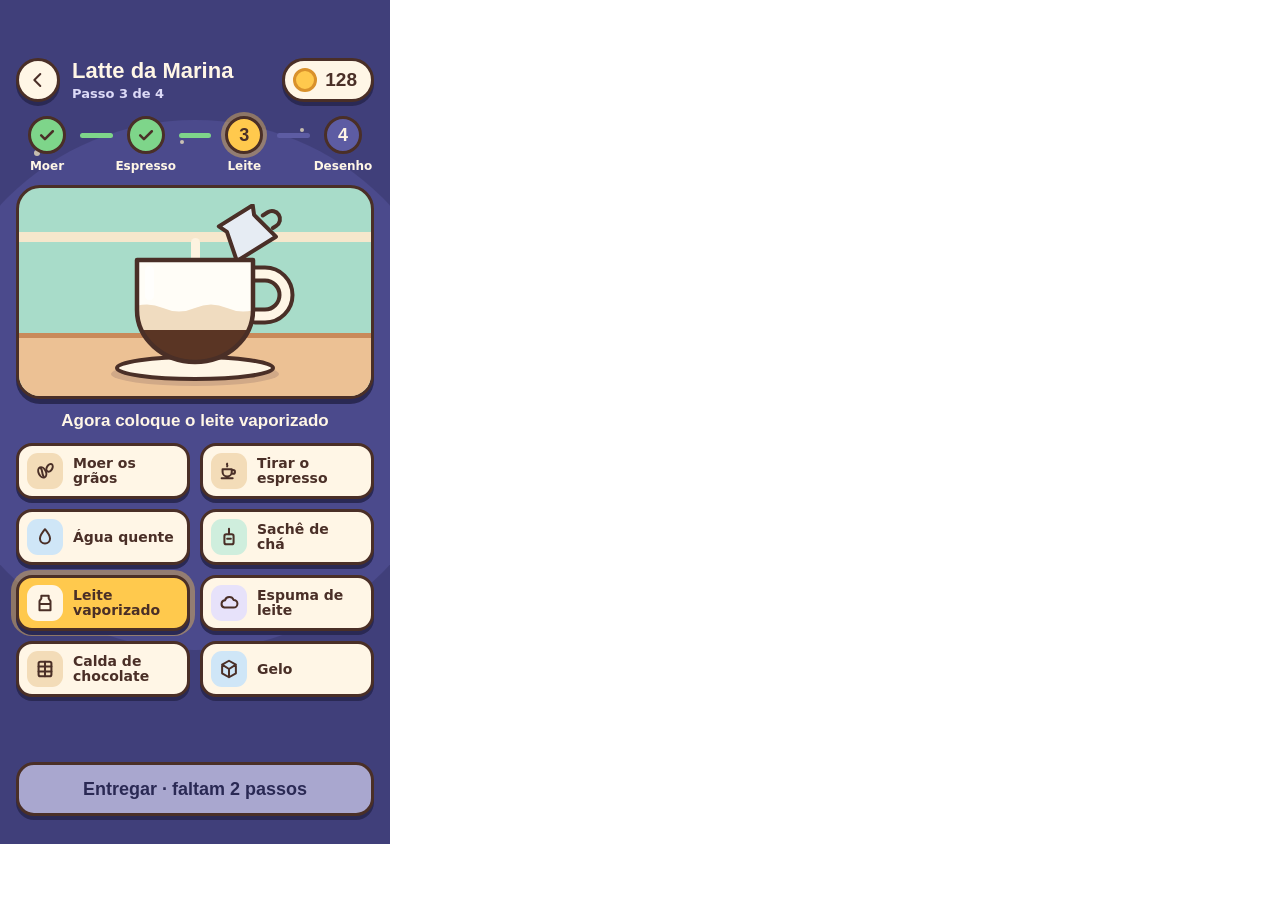
<file: docs/referencia/mockup-src/02-preparo.html>
<!DOCTYPE html>
<html lang="pt-BR">
  <head>
    <meta charset="utf-8">
    <title>Preparo da bebida</title>
    <!-- runtime "dc" omitido (ver README) -->
    <!-- @font-face (Baloo 2, Nunito) omitido: fontes na T-003 -->
    <style>
body{margin:0}
a{color:#4a2f27}a:hover{color:#2f1d18}
</style>
  </head>
  <body>
    <div style="width:390px;height:844px;box-sizing:border-box;position:relative;overflow:hidden;background:#403f7a;font-family:'Nunito','Segoe UI',system-ui,sans-serif;color:#4a2f27;display:flex;flex-direction:column;padding:56px 0 28px;gap:12px">
      <div aria-hidden="true" style="position:absolute;left:-70px;top:120px;width:530px;height:530px;border-radius:50%;background:#4b4a8c"></div>
      <div aria-hidden="true" style="position:absolute;left:34px;top:150px;width:6px;height:6px;border-radius:50%;background:#fff3c4;opacity:0.7"></div>
      <div aria-hidden="true" style="position:absolute;left:352px;top:196px;width:4px;height:4px;border-radius:50%;background:#fff3c4;opacity:0.7"></div>
      <div aria-hidden="true" style="position:absolute;left:300px;top:128px;width:4px;height:4px;border-radius:50%;background:#fff3c4;opacity:0.7"></div>
      <div aria-hidden="true" style="position:absolute;left:70px;top:236px;width:4px;height:4px;border-radius:50%;background:#fff3c4;opacity:0.7"></div>
      <div aria-hidden="true" style="position:absolute;left:180px;top:140px;width:4px;height:4px;border-radius:50%;background:#fff3c4;opacity:0.7"></div>
      <header style="position:relative;display:flex;align-items:center;gap:12px;padding:0 16px;min-height:48px">
        <button aria-label="Voltar" style="width:44px;height:44px;flex:none;padding:0;display:flex;align-items:center;justify-content:center;background:#fff6e6;border:3px solid #4a2f27;border-radius:50%;box-shadow:0 4px 0 #2a2954;cursor:pointer">
          <svg width="22" height="22" viewBox="0 0 24 24" fill="none" stroke="#4a2f27" stroke-width="2.2" stroke-linecap="round" stroke-linejoin="round" aria-hidden="true" style="display:block;flex:none">
            <path d="M14.5 5.5L8 12l6.5 6.5"></path>
          </svg>
        </button>
        <div style="flex:1;min-width:0;display:flex;flex-direction:column;gap:2px">
          <h1 style="margin:0;font-family:'Baloo 2','Trebuchet MS',sans-serif;font-weight:700;font-size:22px;line-height:1.1;color:#fff6e6">Latte da Marina</h1>
          <p style="margin:0;font-size:13px;font-weight:700;color:#dcdaf7">Passo 3 de 4</p>
        </div>
        <div style="height:44px;box-sizing:border-box;display:flex;align-items:center;gap:8px;padding:0 14px 0 8px;background:#fff6e6;border:3px solid #4a2f27;border-radius:22px;box-shadow:0 4px 0 #2a2954;font-family:'Baloo 2','Trebuchet MS',sans-serif;font-weight:800;font-size:19px;color:#4a2f27;flex:none">
          <span aria-hidden="true" style="width:24px;height:24px;flex:none;border-radius:50%;background:#ffc94d;border:3px solid #d9912b;box-sizing:border-box;display:block"></span>
          <span>128</span>
        </div>
      </header>
      <ol aria-label="Passos da receita" style="position:relative;list-style:none;margin:0;padding:0 14px;display:flex;align-items:flex-start">
        <li style="width:66px;flex:none;display:flex;flex-direction:column;align-items:center;gap:5px">
          <span style="width:38px;height:38px;box-sizing:border-box;border-radius:50%;background:#7ed58a;border:3px solid #4a2f27;display:flex;align-items:center;justify-content:center;font-family:'Baloo 2','Trebuchet MS',sans-serif;font-weight:800;font-size:18px;color:#4a2f27">
            <svg width="20" height="20" viewBox="0 0 24 24" fill="none" stroke="#4a2f27" stroke-width="3" stroke-linecap="round" stroke-linejoin="round" aria-hidden="true" style="display:block;flex:none">
              <path d="M5 12.5l4.5 4.5L19 7.5"></path>
            </svg>
          </span>
          <span style="font-size:12px;font-weight:800;color:#fff6e6">Moer</span>
        </li>
        <li aria-hidden="true" style="flex:1;height:5px;margin-top:17px;border-radius:3px;background:#7ed58a"></li>
        <li style="width:66px;flex:none;display:flex;flex-direction:column;align-items:center;gap:5px">
          <span style="width:38px;height:38px;box-sizing:border-box;border-radius:50%;background:#7ed58a;border:3px solid #4a2f27;display:flex;align-items:center;justify-content:center;font-family:'Baloo 2','Trebuchet MS',sans-serif;font-weight:800;font-size:18px;color:#4a2f27">
            <svg width="20" height="20" viewBox="0 0 24 24" fill="none" stroke="#4a2f27" stroke-width="3" stroke-linecap="round" stroke-linejoin="round" aria-hidden="true" style="display:block;flex:none">
              <path d="M5 12.5l4.5 4.5L19 7.5"></path>
            </svg>
          </span>
          <span style="font-size:12px;font-weight:800;color:#fff6e6">Espresso</span>
        </li>
        <li aria-hidden="true" style="flex:1;height:5px;margin-top:17px;border-radius:3px;background:#7ed58a"></li>
        <li style="width:66px;flex:none;display:flex;flex-direction:column;align-items:center;gap:5px">
          <span style="width:38px;height:38px;box-sizing:border-box;border-radius:50%;background:#ffc94d;border:3px solid #4a2f27;display:flex;align-items:center;justify-content:center;font-family:'Baloo 2','Trebuchet MS',sans-serif;font-weight:800;font-size:18px;color:#4a2f27;box-shadow:0 0 0 4px rgba(255,201,77,0.4)">3</span>
          <span style="font-size:12px;font-weight:800;color:#fff6e6">Leite</span>
        </li>
        <li aria-hidden="true" style="flex:1;height:5px;margin-top:17px;border-radius:3px;background:#5d5ca3"></li>
        <li style="width:66px;flex:none;display:flex;flex-direction:column;align-items:center;gap:5px">
          <span style="width:38px;height:38px;box-sizing:border-box;border-radius:50%;background:#5d5ca3;border:3px solid #4a2f27;display:flex;align-items:center;justify-content:center;font-family:'Baloo 2','Trebuchet MS',sans-serif;font-weight:800;font-size:18px;color:#fff6e6">4</span>
          <span style="font-size:12px;font-weight:800;color:#fff6e6">Desenho</span>
        </li>
      </ol>
      <div style="position:relative;margin:0 16px;height:214px;flex:none;box-sizing:border-box;border:3px solid #4a2f27;border-radius:24px;box-shadow:0 5px 0 #2a2954;overflow:hidden;background:#a8dcc9;display:flex;align-items:flex-end;justify-content:center">
        <div aria-hidden="true" style="position:absolute;left:0;right:0;top:44px;height:10px;background:#f6e7cc"></div>
        <div aria-hidden="true" style="position:absolute;left:0;right:0;bottom:0;height:58px;background:#ecc194;border-top:5px solid #c98a5a"></div>
        <div style="position:relative;margin-bottom:2px">
          <svg viewBox="0 0 240 190" width="240" height="190" role="img" aria-label="Xícara com espresso e leite sendo servido" style="display:block">
            <ellipse cx="120" cy="170" rx="84" ry="12" fill="#2a1b3d" fill-opacity="0.14"></ellipse>
            <ellipse cx="120" cy="164" rx="78" ry="11" fill="#fff6e6" stroke="#4a2f27" stroke-width="4"></ellipse>
            <g transform="rotate(-32 172 26)">
              <path d="M150 8h40l-4 9 7 30h-46l7-30z" fill="#e6ecf3" stroke="#4a2f27" stroke-width="4" stroke-linecap="round" stroke-linejoin="round"></path>
              <path d="M193 22h6a8 8 0 0 1 0 16h-4" fill="none" stroke="#4a2f27" stroke-width="4" stroke-linecap="round" stroke-linejoin="round"></path>
            </g>
            <rect x="116" y="34" width="9" height="80" rx="4.5" fill="#fdf3e0"></rect>
            <path d="M178 70h12a21 21 0 0 1 0 42h-10" fill="none" stroke="#4a2f27" stroke-width="17" stroke-linecap="round" stroke-linejoin="round"></path>
            <path d="M178 70h12a21 21 0 0 1 0 42h-10" fill="none" stroke="#fff6e6" stroke-width="9" stroke-linecap="round" stroke-linejoin="round"></path>
            <clipPath id="cupclip">
              <path d="M62 56h116v50a58 52 0 0 1-116 0z"></path>
            </clipPath>
            <path d="M62 56h116v50a58 52 0 0 1-116 0z" fill="#fffdf7"></path>
            <g clip-path="url(#cupclip)">
              <rect x="56" y="124" width="128" height="40" rx="0" fill="#5a3524"></rect>
              <path d="M56 104 q16 -7 32 0 t32 0 t32 0 t32 0 v22 h-128 z" fill="#f0dcc0"></path>
              <rect x="70" y="62" width="9" height="34" rx="4.5" fill="#ffffff" fill-opacity="0.7"></rect>
            </g>
            <path d="M62 56h116v50a58 52 0 0 1-116 0z" fill="none" stroke="#4a2f27" stroke-width="4.5" stroke-linecap="round" stroke-linejoin="round"></path>
          </svg>
        </div>
      </div>
      <p style="position:relative;margin:0 16px;font-family:'Baloo 2','Trebuchet MS',sans-serif;font-weight:700;font-size:17px;line-height:1.2;color:#fff6e6;text-align:center">Agora coloque o leite vaporizado</p>
      <div style="position:relative;margin:0 16px;display:grid;grid-template-columns:repeat(2, minmax(0, 1fr));gap:10px">
        <button style="height:56px;box-sizing:border-box;min-width:0;padding:0 10px 0 8px;display:flex;align-items:center;gap:10px;background:#fff6e6;border:3px solid #4a2f27;border-radius:16px;box-shadow:0 4px 0 #2a2954;cursor:pointer;font-family:inherit;font-weight:800;font-size:14px;line-height:1.1;color:#4a2f27;text-align:left">
          <span style="width:36px;height:36px;flex:none;border-radius:11px;background:#f3dcb8;display:flex;align-items:center;justify-content:center">
            <svg width="22" height="22" viewBox="0 0 24 24" fill="none" stroke="#4a2f27" stroke-width="2.2" stroke-linecap="round" stroke-linejoin="round" aria-hidden="true" style="display:block;flex:none">
              <ellipse cx="9" cy="13.5" rx="4" ry="6" transform="rotate(-25 9 13.5)"></ellipse>
              <ellipse cx="17" cy="8.5" rx="3" ry="4.5" transform="rotate(30 17 8.5)"></ellipse>
              <path d="M7.4 8.8c2.4 2.6.8 6.2 3 9"></path>
            </svg>
          </span>
          <span>Moer os grãos</span>
        </button>
        <button style="height:56px;box-sizing:border-box;min-width:0;padding:0 10px 0 8px;display:flex;align-items:center;gap:10px;background:#fff6e6;border:3px solid #4a2f27;border-radius:16px;box-shadow:0 4px 0 #2a2954;cursor:pointer;font-family:inherit;font-weight:800;font-size:14px;line-height:1.1;color:#4a2f27;text-align:left">
          <span style="width:36px;height:36px;flex:none;border-radius:11px;background:#f3dcb8;display:flex;align-items:center;justify-content:center">
            <svg width="22" height="22" viewBox="0 0 24 24" fill="none" stroke="#4a2f27" stroke-width="2.2" stroke-linecap="round" stroke-linejoin="round" aria-hidden="true" style="display:block;flex:none">
              <path d="M5 10h10v3a5 5 0 0 1-10 0zM15 11h1.5a2 2 0 0 1 0 4h-1.8M4 20h12M10 4c-1 1.2 1 1.8 0 3"></path>
            </svg>
          </span>
          <span>Tirar o espresso</span>
        </button>
        <button style="height:56px;box-sizing:border-box;min-width:0;padding:0 10px 0 8px;display:flex;align-items:center;gap:10px;background:#fff6e6;border:3px solid #4a2f27;border-radius:16px;box-shadow:0 4px 0 #2a2954;cursor:pointer;font-family:inherit;font-weight:800;font-size:14px;line-height:1.1;color:#4a2f27;text-align:left">
          <span style="width:36px;height:36px;flex:none;border-radius:11px;background:#cfe6f7;display:flex;align-items:center;justify-content:center">
            <svg width="22" height="22" viewBox="0 0 24 24" fill="none" stroke="#4a2f27" stroke-width="2.2" stroke-linecap="round" stroke-linejoin="round" aria-hidden="true" style="display:block;flex:none">
              <path d="M12 3.5c3.5 4.2 5.5 7 5.5 10a5.5 5.5 0 0 1-11 0c0-3 2-5.8 5.5-10z"></path>
            </svg>
          </span>
          <span>Água quente</span>
        </button>
        <button style="height:56px;box-sizing:border-box;min-width:0;padding:0 10px 0 8px;display:flex;align-items:center;gap:10px;background:#fff6e6;border:3px solid #4a2f27;border-radius:16px;box-shadow:0 4px 0 #2a2954;cursor:pointer;font-family:inherit;font-weight:800;font-size:14px;line-height:1.1;color:#4a2f27;text-align:left">
          <span style="width:36px;height:36px;flex:none;border-radius:11px;background:#cfeedd;display:flex;align-items:center;justify-content:center">
            <svg width="22" height="22" viewBox="0 0 24 24" fill="none" stroke="#4a2f27" stroke-width="2.2" stroke-linecap="round" stroke-linejoin="round" aria-hidden="true" style="display:block;flex:none">
              <path d="M12 3v6M10 14h4"></path>
              <rect x="7" y="9" width="10" height="11" rx="2"></rect>
            </svg>
          </span>
          <span>Sachê de chá</span>
        </button>
        <button style="height:56px;box-sizing:border-box;min-width:0;padding:0 10px 0 8px;display:flex;align-items:center;gap:10px;background:#ffc94d;border:3px solid #4a2f27;border-radius:16px;box-shadow:0 4px 0 #2a2954,0 0 0 5px rgba(255,201,77,0.4);cursor:pointer;font-family:inherit;font-weight:800;font-size:14px;line-height:1.1;color:#4a2f27;text-align:left">
          <span style="width:36px;height:36px;flex:none;border-radius:11px;background:#fff6e6;display:flex;align-items:center;justify-content:center">
            <svg width="22" height="22" viewBox="0 0 24 24" fill="none" stroke="#4a2f27" stroke-width="2.2" stroke-linecap="round" stroke-linejoin="round" aria-hidden="true" style="display:block;flex:none">
              <path d="M8 4h8v3l2 3v10H6V10l2-3zM6 13h12"></path>
            </svg>
          </span>
          <span>Leite vaporizado</span>
        </button>
        <button style="height:56px;box-sizing:border-box;min-width:0;padding:0 10px 0 8px;display:flex;align-items:center;gap:10px;background:#fff6e6;border:3px solid #4a2f27;border-radius:16px;box-shadow:0 4px 0 #2a2954;cursor:pointer;font-family:inherit;font-weight:800;font-size:14px;line-height:1.1;color:#4a2f27;text-align:left">
          <span style="width:36px;height:36px;flex:none;border-radius:11px;background:#e7e2fa;display:flex;align-items:center;justify-content:center">
            <svg width="22" height="22" viewBox="0 0 24 24" fill="none" stroke="#4a2f27" stroke-width="2.2" stroke-linecap="round" stroke-linejoin="round" aria-hidden="true" style="display:block;flex:none">
              <path d="M7 17a4 4 0 0 1 .6-7.9A5 5 0 0 1 17 8.6 4.2 4.2 0 0 1 17 17z"></path>
            </svg>
          </span>
          <span>Espuma de leite</span>
        </button>
        <button style="height:56px;box-sizing:border-box;min-width:0;padding:0 10px 0 8px;display:flex;align-items:center;gap:10px;background:#fff6e6;border:3px solid #4a2f27;border-radius:16px;box-shadow:0 4px 0 #2a2954;cursor:pointer;font-family:inherit;font-weight:800;font-size:14px;line-height:1.1;color:#4a2f27;text-align:left">
          <span style="width:36px;height:36px;flex:none;border-radius:11px;background:#f3dcb8;display:flex;align-items:center;justify-content:center">
            <svg width="22" height="22" viewBox="0 0 24 24" fill="none" stroke="#4a2f27" stroke-width="2.2" stroke-linecap="round" stroke-linejoin="round" aria-hidden="true" style="display:block;flex:none">
              <rect x="5" y="4" width="14" height="16" rx="2"></rect>
              <path d="M12 4v16M5 9.3h14M5 14.6h14"></path>
            </svg>
          </span>
          <span>Calda de chocolate</span>
        </button>
        <button style="height:56px;box-sizing:border-box;min-width:0;padding:0 10px 0 8px;display:flex;align-items:center;gap:10px;background:#fff6e6;border:3px solid #4a2f27;border-radius:16px;box-shadow:0 4px 0 #2a2954;cursor:pointer;font-family:inherit;font-weight:800;font-size:14px;line-height:1.1;color:#4a2f27;text-align:left">
          <span style="width:36px;height:36px;flex:none;border-radius:11px;background:#cfe6f7;display:flex;align-items:center;justify-content:center">
            <svg width="22" height="22" viewBox="0 0 24 24" fill="none" stroke="#4a2f27" stroke-width="2.2" stroke-linecap="round" stroke-linejoin="round" aria-hidden="true" style="display:block;flex:none">
              <path d="M12 3l7.5 4.3v9.4L12 21l-7.5-4.3V7.3zM12 12l7.5-4.7M12 12v9M12 12L4.5 7.3"></path>
            </svg>
          </span>
          <span>Gelo</span>
        </button>
      </div>
      <button disabled="" style="position:relative;margin:auto 16px 0;height:54px;flex:none;background:#a9a7cf;border:3px solid #4a2f27;border-radius:18px;box-shadow:0 4px 0 #2a2954;font-family:'Baloo 2','Trebuchet MS',sans-serif;font-weight:800;font-size:18px;color:#2a2954">Entregar · faltam 2 passos</button>
    </div>
    <script type="text/x-dc" data-dc-script="" data-props="{&quot;$preview&quot;:{&quot;width&quot;:390,&quot;height&quot;:844}}">
class Component extends DCLogic {
renderVals() {
return {};
}
}
</script>
  </body>
</html>
</file>
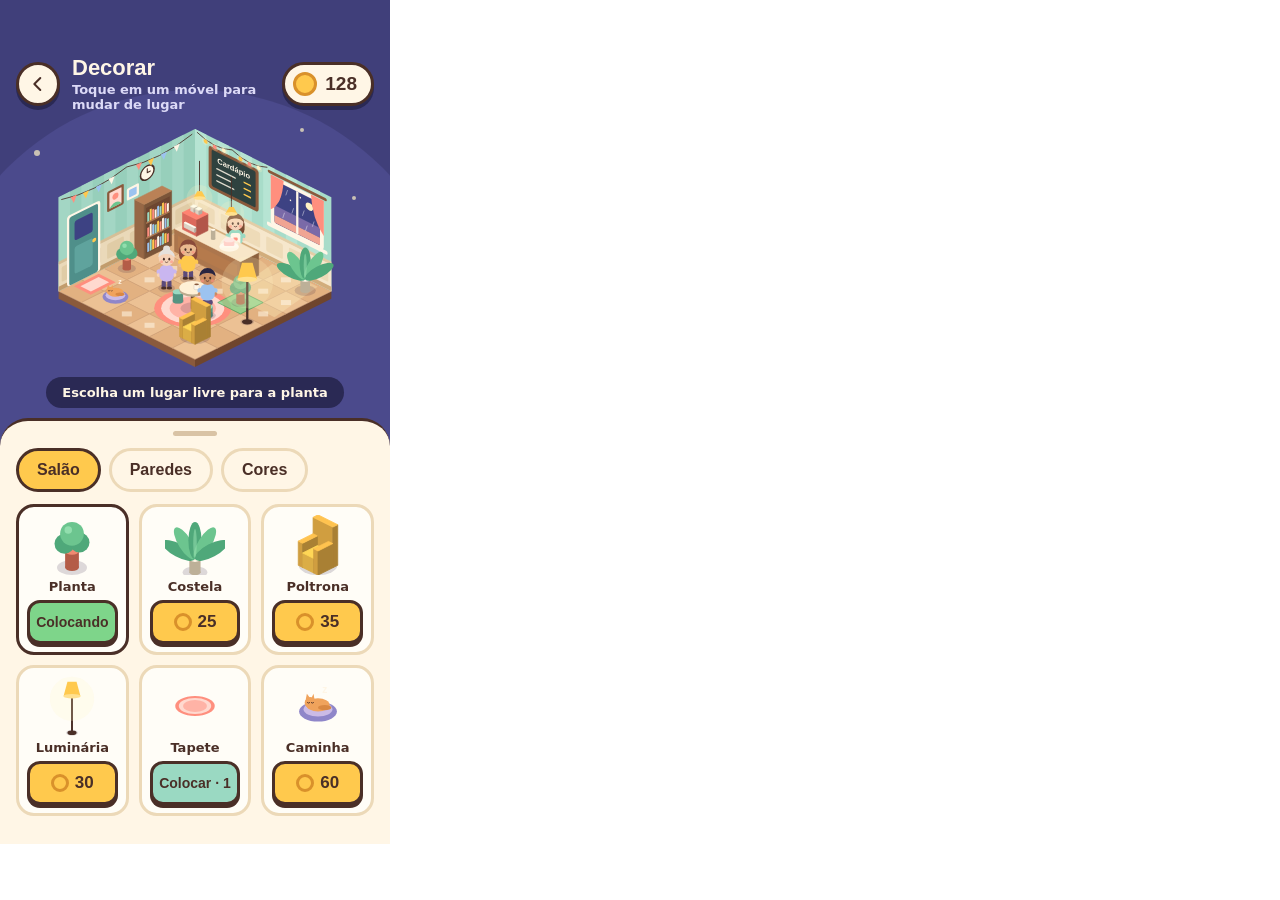
<file: docs/referencia/mockup-src/03-decorar.html>
<!DOCTYPE html>
<html lang="pt-BR">
  <head>
    <meta charset="utf-8">
    <title>Decorar</title>
    <!-- runtime "dc" omitido (ver README) -->
    <!-- @font-face (Baloo 2, Nunito) omitido: fontes na T-003 -->
    <style>
body{margin:0}
a{color:#4a2f27}a:hover{color:#2f1d18}
</style>
  </head>
  <body>
    <div style="width:390px;height:844px;box-sizing:border-box;position:relative;overflow:hidden;background:#403f7a;font-family:'Nunito','Segoe UI',system-ui,sans-serif;color:#4a2f27;display:flex;flex-direction:column;padding:56px 0 28px;padding-bottom:0;gap:6px">
      <div aria-hidden="true" style="position:absolute;left:-70px;top:90px;width:530px;height:530px;border-radius:50%;background:#4b4a8c"></div>
      <div aria-hidden="true" style="position:absolute;left:34px;top:150px;width:6px;height:6px;border-radius:50%;background:#fff3c4;opacity:0.7"></div>
      <div aria-hidden="true" style="position:absolute;left:352px;top:196px;width:4px;height:4px;border-radius:50%;background:#fff3c4;opacity:0.7"></div>
      <div aria-hidden="true" style="position:absolute;left:300px;top:128px;width:4px;height:4px;border-radius:50%;background:#fff3c4;opacity:0.7"></div>
      <div aria-hidden="true" style="position:absolute;left:70px;top:236px;width:4px;height:4px;border-radius:50%;background:#fff3c4;opacity:0.7"></div>
      <div aria-hidden="true" style="position:absolute;left:180px;top:140px;width:4px;height:4px;border-radius:50%;background:#fff3c4;opacity:0.7"></div>
      <header style="position:relative;display:flex;align-items:center;gap:12px;padding:0 16px;min-height:48px">
        <button aria-label="Voltar" style="width:44px;height:44px;flex:none;padding:0;display:flex;align-items:center;justify-content:center;background:#fff6e6;border:3px solid #4a2f27;border-radius:50%;box-shadow:0 4px 0 #2a2954;cursor:pointer">
          <svg width="22" height="22" viewBox="0 0 24 24" fill="none" stroke="#4a2f27" stroke-width="2.2" stroke-linecap="round" stroke-linejoin="round" aria-hidden="true" style="display:block;flex:none">
            <path d="M14.5 5.5L8 12l6.5 6.5"></path>
          </svg>
        </button>
        <div style="flex:1;min-width:0;display:flex;flex-direction:column;gap:2px">
          <h1 style="margin:0;font-family:'Baloo 2','Trebuchet MS',sans-serif;font-weight:700;font-size:22px;line-height:1.1;color:#fff6e6">Decorar</h1>
          <p style="margin:0;font-size:13px;font-weight:700;color:#dcdaf7">Toque em um móvel para mudar de lugar</p>
        </div>
        <div style="height:44px;box-sizing:border-box;display:flex;align-items:center;gap:8px;padding:0 14px 0 8px;background:#fff6e6;border:3px solid #4a2f27;border-radius:22px;box-shadow:0 4px 0 #2a2954;font-family:'Baloo 2','Trebuchet MS',sans-serif;font-weight:800;font-size:19px;color:#4a2f27;flex:none">
          <span aria-hidden="true" style="width:24px;height:24px;flex:none;border-radius:50%;background:#ffc94d;border:3px solid #d9912b;box-sizing:border-box;display:block"></span>
          <span>128</span>
        </div>
      </header>
      <div style="position:relative;flex:1;min-height:0;display:flex;flex-direction:column;align-items:center;justify-content:center;gap:4px">
        <svg viewBox="-186 -132 372 330" width="282" height="250" role="img" aria-label="Cafeteria em vista isométrica, com balcão, clientes e decoração" style="display:block;flex:none">
          <polygon points="-180,90 0,180 0,190 -180,100" fill="#8a5a3c"></polygon>
          <polygon points="180,90 0,180 0,190 180,100" fill="#6f452d"></polygon>
          <polygon points="0,0 30,15 0,30 -30,15" fill="#ecc194" stroke="#d9a878" stroke-width="0.8" stroke-linejoin="round"></polygon>
          <polygon points="-30,15 0,30 -30,45 -60,30" fill="#e2b181" stroke="#d9a878" stroke-width="0.8" stroke-linejoin="round"></polygon>
          <polygon points="-60,30 -30,45 -60,60 -90,45" fill="#ecc194" stroke="#d9a878" stroke-width="0.8" stroke-linejoin="round"></polygon>
          <polygon points="-90,45 -60,60 -90,75 -120,60" fill="#e2b181" stroke="#d9a878" stroke-width="0.8" stroke-linejoin="round"></polygon>
          <polygon points="-120,60 -90,75 -120,90 -150,75" fill="#ecc194" stroke="#d9a878" stroke-width="0.8" stroke-linejoin="round"></polygon>
          <polygon points="-150,75 -120,90 -150,105 -180,90" fill="#e2b181" stroke="#d9a878" stroke-width="0.8" stroke-linejoin="round"></polygon>
          <polygon points="30,15 60,30 30,45 0,30" fill="#e2b181" stroke="#d9a878" stroke-width="0.8" stroke-linejoin="round"></polygon>
          <polygon points="0,30 30,45 0,60 -30,45" fill="#ecc194" stroke="#d9a878" stroke-width="0.8" stroke-linejoin="round"></polygon>
          <polygon points="-30,45 0,60 -30,75 -60,60" fill="#e2b181" stroke="#d9a878" stroke-width="0.8" stroke-linejoin="round"></polygon>
          <polygon points="-60,60 -30,75 -60,90 -90,75" fill="#ecc194" stroke="#d9a878" stroke-width="0.8" stroke-linejoin="round"></polygon>
          <polygon points="-90,75 -60,90 -90,105 -120,90" fill="#e2b181" stroke="#d9a878" stroke-width="0.8" stroke-linejoin="round"></polygon>
          <polygon points="-120,90 -90,105 -120,120 -150,105" fill="#ecc194" stroke="#d9a878" stroke-width="0.8" stroke-linejoin="round"></polygon>
          <polygon points="60,30 90,45 60,60 30,45" fill="#ecc194" stroke="#d9a878" stroke-width="0.8" stroke-linejoin="round"></polygon>
          <polygon points="30,45 60,60 30,75 0,60" fill="#e2b181" stroke="#d9a878" stroke-width="0.8" stroke-linejoin="round"></polygon>
          <polygon points="0,60 30,75 0,90 -30,75" fill="#ecc194" stroke="#d9a878" stroke-width="0.8" stroke-linejoin="round"></polygon>
          <polygon points="-30,75 0,90 -30,105 -60,90" fill="#e2b181" stroke="#d9a878" stroke-width="0.8" stroke-linejoin="round"></polygon>
          <polygon points="-60,90 -30,105 -60,120 -90,105" fill="#ecc194" stroke="#d9a878" stroke-width="0.8" stroke-linejoin="round"></polygon>
          <polygon points="-90,105 -60,120 -90,135 -120,120" fill="#e2b181" stroke="#d9a878" stroke-width="0.8" stroke-linejoin="round"></polygon>
          <polygon points="90,45 120,60 90,75 60,60" fill="#e2b181" stroke="#d9a878" stroke-width="0.8" stroke-linejoin="round"></polygon>
          <polygon points="60,60 90,75 60,90 30,75" fill="#ecc194" stroke="#d9a878" stroke-width="0.8" stroke-linejoin="round"></polygon>
          <polygon points="30,75 60,90 30,105 0,90" fill="#e2b181" stroke="#d9a878" stroke-width="0.8" stroke-linejoin="round"></polygon>
          <polygon points="0,90 30,105 0,120 -30,105" fill="#ecc194" stroke="#d9a878" stroke-width="0.8" stroke-linejoin="round"></polygon>
          <polygon points="-30,105 0,120 -30,135 -60,120" fill="#e2b181" stroke="#d9a878" stroke-width="0.8" stroke-linejoin="round"></polygon>
          <polygon points="-60,120 -30,135 -60,150 -90,135" fill="#ecc194" stroke="#d9a878" stroke-width="0.8" stroke-linejoin="round"></polygon>
          <polygon points="120,60 150,75 120,90 90,75" fill="#ecc194" stroke="#d9a878" stroke-width="0.8" stroke-linejoin="round"></polygon>
          <polygon points="90,75 120,90 90,105 60,90" fill="#e2b181" stroke="#d9a878" stroke-width="0.8" stroke-linejoin="round"></polygon>
          <polygon points="60,90 90,105 60,120 30,105" fill="#ecc194" stroke="#d9a878" stroke-width="0.8" stroke-linejoin="round"></polygon>
          <polygon points="30,105 60,120 30,135 0,120" fill="#e2b181" stroke="#d9a878" stroke-width="0.8" stroke-linejoin="round"></polygon>
          <polygon points="0,120 30,135 0,150 -30,135" fill="#ecc194" stroke="#d9a878" stroke-width="0.8" stroke-linejoin="round"></polygon>
          <polygon points="-30,135 0,150 -30,165 -60,150" fill="#e2b181" stroke="#d9a878" stroke-width="0.8" stroke-linejoin="round"></polygon>
          <polygon points="150,75 180,90 150,105 120,90" fill="#e2b181" stroke="#d9a878" stroke-width="0.8" stroke-linejoin="round"></polygon>
          <polygon points="120,90 150,105 120,120 90,105" fill="#ecc194" stroke="#d9a878" stroke-width="0.8" stroke-linejoin="round"></polygon>
          <polygon points="90,105 120,120 90,135 60,120" fill="#e2b181" stroke="#d9a878" stroke-width="0.8" stroke-linejoin="round"></polygon>
          <polygon points="60,120 90,135 60,150 30,135" fill="#ecc194" stroke="#d9a878" stroke-width="0.8" stroke-linejoin="round"></polygon>
          <polygon points="30,135 60,150 30,165 0,150" fill="#e2b181" stroke="#d9a878" stroke-width="0.8" stroke-linejoin="round"></polygon>
          <polygon points="0,150 30,165 0,180 -30,165" fill="#ecc194" stroke="#d9a878" stroke-width="0.8" stroke-linejoin="round"></polygon>
          <g transform="matrix(1 -0.5 0 1 0 0)">
            <rect x="-180" y="-124" width="180" height="124" rx="0" fill="#97cfbb"></rect>
            <rect x="-180" y="-124" width="15" height="124" rx="0" fill="#a3d6c4"></rect>
            <rect x="-150" y="-124" width="15" height="124" rx="0" fill="#a3d6c4"></rect>
            <rect x="-120" y="-124" width="15" height="124" rx="0" fill="#a3d6c4"></rect>
            <rect x="-90" y="-124" width="15" height="124" rx="0" fill="#a3d6c4"></rect>
            <rect x="-60" y="-124" width="15" height="124" rx="0" fill="#a3d6c4"></rect>
            <rect x="-30" y="-124" width="15" height="124" rx="0" fill="#a3d6c4"></rect>
            <rect x="-180" y="-36" width="180" height="36" rx="0" fill="#ead9b9"></rect>
            <rect x="-180" y="-39" width="180" height="4" rx="0" fill="#d6bf97"></rect>
            <rect x="-180" y="-6" width="180" height="6" rx="0" fill="#c29c6c"></rect>
            <rect x="-176" y="-30" width="22" height="20" rx="2" fill="#e0cca6"></rect>
            <rect x="-146" y="-30" width="22" height="20" rx="2" fill="#e0cca6"></rect>
            <rect x="-116" y="-30" width="22" height="20" rx="2" fill="#e0cca6"></rect>
            <rect x="-86" y="-30" width="22" height="20" rx="2" fill="#e0cca6"></rect>
            <rect x="-56" y="-30" width="22" height="20" rx="2" fill="#e0cca6"></rect>
            <rect x="-26" y="-30" width="22" height="20" rx="2" fill="#e0cca6"></rect>
            <rect x="-169" y="-93" width="44" height="93" rx="4" fill="#fff6e6"></rect>
            <rect x="-166" y="-90" width="38" height="90" rx="3" fill="#4f8f8a"></rect>
            <rect x="-159" y="-82" width="24" height="26" rx="3" fill="#3d4283"></rect>
            <rect x="-159" y="-48" width="24" height="36" rx="3" fill="#5fa39d"></rect>
            <ellipse cx="-133" cy="-44" rx="2.6" ry="2.6" fill="#ffc94d"></ellipse>
            <rect x="-116" y="-99" width="22" height="27" rx="2" fill="#8a5a3c"></rect>
            <rect x="-113" y="-96" width="16" height="21" rx="1" fill="#ffd9cf"></rect>
            <ellipse cx="-105" cy="-88" rx="4" ry="4" fill="#ff8f7e"></ellipse>
            <path d="M-113,-75 q8,-10 16,0 z" fill="#6cc58f"></path>
            <rect x="-90" y="-90" width="16" height="16" rx="2" fill="#fff6e6"></rect>
            <rect x="-87" y="-87" width="10" height="10" rx="1" fill="#9cc3f0"></rect>
            <ellipse cx="-63" cy="-98" rx="10" ry="10" fill="#4a2f27"></ellipse>
            <ellipse cx="-63" cy="-98" rx="8" ry="8" fill="#fff6e6"></ellipse>
            <path d="M-63,-98 v-5 M-63,-98 h4" fill="none" stroke="#4a2f27" stroke-width="1.4" stroke-linecap="round" stroke-linejoin="round"></path>
            <path d="M-176,-119 q43,13 86,0 q43,13 86,0" fill="none" stroke="#4a2f27" stroke-width="1" stroke-linecap="round" stroke-linejoin="round"></path>
            <polygon points="-164,-115.5 -156,-115.5 -160,-106.5" fill="#ff8f7e"></polygon>
            <polygon points="-148,-113.3 -140,-113.3 -144,-104.3" fill="#ffc94d"></polygon>
            <polygon points="-131,-113 -123,-113 -127,-104" fill="#9cc3f0"></polygon>
            <polygon points="-114,-115 -106,-115 -110,-106" fill="#fff6e6"></polygon>
            <polygon points="-78,-115.5 -70,-115.5 -74,-106.5" fill="#ff8f7e"></polygon>
            <polygon points="-62,-113.3 -54,-113.3 -58,-104.3" fill="#ffc94d"></polygon>
            <polygon points="-45,-113 -37,-113 -41,-104" fill="#9cc3f0"></polygon>
            <polygon points="-28,-115 -20,-115 -24,-106" fill="#fff6e6"></polygon>
          </g>
          <g transform="matrix(1 0.5 0 1 0 0)">
            <rect x="0" y="-124" width="180" height="124" rx="0" fill="#a8dcc9"></rect>
            <rect x="0" y="-124" width="15" height="124" rx="0" fill="#b6e4d3"></rect>
            <rect x="30" y="-124" width="15" height="124" rx="0" fill="#b6e4d3"></rect>
            <rect x="60" y="-124" width="15" height="124" rx="0" fill="#b6e4d3"></rect>
            <rect x="90" y="-124" width="15" height="124" rx="0" fill="#b6e4d3"></rect>
            <rect x="120" y="-124" width="15" height="124" rx="0" fill="#b6e4d3"></rect>
            <rect x="150" y="-124" width="15" height="124" rx="0" fill="#b6e4d3"></rect>
            <rect x="0" y="-36" width="180" height="36" rx="0" fill="#f6e7cc"></rect>
            <rect x="0" y="-39" width="180" height="4" rx="0" fill="#e3cda6"></rect>
            <rect x="0" y="-6" width="180" height="6" rx="0" fill="#d2ad7c"></rect>
            <rect x="4" y="-30" width="22" height="20" rx="2" fill="#eedbb8"></rect>
            <rect x="34" y="-30" width="22" height="20" rx="2" fill="#eedbb8"></rect>
            <rect x="64" y="-30" width="22" height="20" rx="2" fill="#eedbb8"></rect>
            <rect x="94" y="-30" width="22" height="20" rx="2" fill="#eedbb8"></rect>
            <rect x="124" y="-30" width="22" height="20" rx="2" fill="#eedbb8"></rect>
            <rect x="154" y="-30" width="22" height="20" rx="2" fill="#eedbb8"></rect>
            <rect x="18" y="-112" width="66" height="56" rx="4" fill="#8a5a3c"></rect>
            <rect x="22" y="-108" width="58" height="48" rx="2" fill="#2f423f"></rect>
            <text x="51" y="-94" font-family="'Baloo 2', 'Trebuchet MS', sans-serif" font-size="10" font-weight="700" fill="#fff6e6" text-anchor="middle">Cardápio</text>
            <rect x="28" y="-87" width="26" height="2" rx="1" fill="#fff6e6" fill-opacity="0.85"></rect>
            <rect x="64" y="-87" width="10" height="2" rx="1" fill="#ffc94d"></rect>
            <rect x="28" y="-79" width="20" height="2" rx="1" fill="#fff6e6" fill-opacity="0.85"></rect>
            <rect x="64" y="-79" width="10" height="2" rx="1" fill="#ffc94d"></rect>
            <rect x="28" y="-71" width="24" height="2" rx="1" fill="#fff6e6" fill-opacity="0.85"></rect>
            <rect x="64" y="-71" width="10" height="2" rx="1" fill="#ffc94d"></rect>
            <rect x="96" y="-119" width="78" height="4" rx="2" fill="#8a5a3c"></rect>
            <rect x="100" y="-114" width="70" height="66" rx="5" fill="#fff6e6"></rect>
            <rect x="105" y="-109" width="60" height="56" rx="2" fill="#3d4283"></rect>
            <rect x="105" y="-76" width="60" height="13" rx="0" fill="#7a6aa8"></rect>
            <rect x="105" y="-63" width="60" height="10" rx="0" fill="#f0a493"></rect>
            <ellipse cx="151" cy="-97" rx="5" ry="5" fill="#fff3c4"></ellipse>
            <ellipse cx="114" cy="-101" rx="1" ry="1" fill="#fff6e6"></ellipse>
            <ellipse cx="126" cy="-93" rx="1" ry="1" fill="#fff6e6"></ellipse>
            <ellipse cx="139" cy="-103" rx="1" ry="1" fill="#fff6e6"></ellipse>
            <path d="M112,-90 l-2,7 M122,-104 l-2,7 M130,-84 l-2,7 M144,-88 l-2,7 M157,-80 l-2,7 M118,-72 l-2,7 M148,-70 l-2,7" fill="none" stroke="#ffffff" stroke-width="1" stroke-linecap="round" stroke-linejoin="round" opacity="0.5"></path>
            <rect x="133.5" y="-109" width="3" height="56" rx="0" fill="#fff6e6"></rect>
            <path d="M100,-114 h17 q-2,32 -17,46 z" fill="#ff8f7e"></path>
            <path d="M170,-114 h-17 q2,32 17,46 z" fill="#ff8f7e"></path>
            <rect x="95" y="-50" width="80" height="5" rx="2" fill="#fff6e6"></rect>
            <path d="M3,-121 q23,11 46,0 q23,11 46,0" fill="none" stroke="#4a2f27" stroke-width="1" stroke-linecap="round" stroke-linejoin="round"></path>
            <ellipse cx="14" cy="-114.6" rx="5" ry="5" fill="#fff3c4" fill-opacity="0.25"></ellipse>
            <ellipse cx="14" cy="-114.6" rx="2.6" ry="2.6" fill="#ffc94d"></ellipse>
            <ellipse cx="26" cy="-113.4" rx="5" ry="5" fill="#fff3c4" fill-opacity="0.25"></ellipse>
            <ellipse cx="26" cy="-113.4" rx="2.6" ry="2.6" fill="#ff8f7e"></ellipse>
            <ellipse cx="38" cy="-114.6" rx="5" ry="5" fill="#fff3c4" fill-opacity="0.25"></ellipse>
            <ellipse cx="38" cy="-114.6" rx="2.6" ry="2.6" fill="#fff3c4"></ellipse>
            <ellipse cx="60" cy="-114.6" rx="5" ry="5" fill="#fff3c4" fill-opacity="0.25"></ellipse>
            <ellipse cx="60" cy="-114.6" rx="2.6" ry="2.6" fill="#ffc94d"></ellipse>
            <ellipse cx="72" cy="-113.4" rx="5" ry="5" fill="#fff3c4" fill-opacity="0.25"></ellipse>
            <ellipse cx="72" cy="-113.4" rx="2.6" ry="2.6" fill="#ff8f7e"></ellipse>
            <ellipse cx="84" cy="-114.6" rx="5" ry="5" fill="#fff3c4" fill-opacity="0.25"></ellipse>
            <ellipse cx="84" cy="-114.6" rx="2.6" ry="2.6" fill="#fff3c4"></ellipse>
          </g>
          <polygon points="102,54 162,84 105,124.5 45,94.5" fill="#fff3c4" fill-opacity="0.3"></polygon>
          <polygon points="-126.9,67 -104.7,78.2 -137.7,94.7 -159.9,83.6" fill="#ff8f7e"></polygon>
          <polygon points="-127.2,71.4 -113.4,78.3 -137.4,90.3 -151.2,83.4" fill="#ffd9cf"></polygon>
          <ellipse cx="-3" cy="112.5" rx="50.9" ry="25.5" fill="#ff8f7e"></ellipse>
          <ellipse cx="-3" cy="112.5" rx="41.7" ry="20.9" fill="#ffd9cf"></ellipse>
          <ellipse cx="-3" cy="112.5" rx="30.5" ry="15.3" fill="#ffb3a6"></ellipse>
          <polygon points="126.6,71.7 126.6,78.3 113.4,78.3 113.4,71.7" fill="#fff6e6" fill-opacity="0.55"></polygon>
          <polygon points="96.6,86.7 96.6,93.3 83.4,93.3 83.4,86.7" fill="#fff6e6" fill-opacity="0.55"></polygon>
          <polygon points="126.6,101.7 126.6,108.3 113.4,108.3 113.4,101.7" fill="#fff6e6" fill-opacity="0.55"></polygon>
          <polygon points="96.6,116.7 96.6,123.3 83.4,123.3 83.4,116.7" fill="#fff6e6" fill-opacity="0.55"></polygon>
          <polygon points="-23.4,56.7 -23.4,63.3 -36.6,63.3 -36.6,56.7" fill="#fff6e6" fill-opacity="0.55"></polygon>
          <polygon points="-53.4,71.7 -53.4,78.3 -66.6,78.3 -66.6,71.7" fill="#fff6e6" fill-opacity="0.55"></polygon>
          <polygon points="36.6,86.7 36.6,93.3 23.4,93.3 23.4,86.7" fill="#fff6e6" fill-opacity="0.55"></polygon>
          <polygon points="-83.4,116.7 -83.4,123.3 -96.6,123.3 -96.6,116.7" fill="#fff6e6" fill-opacity="0.55"></polygon>
          <polygon points="-53.4,131.7 -53.4,138.3 -66.6,138.3 -66.6,131.7" fill="#fff6e6" fill-opacity="0.55"></polygon>
          <polygon points="6.6,11.7 6.6,18.3 -6.6,18.3 -6.6,11.7" fill="#fff6e6" fill-opacity="0.55"></polygon>
          <polygon points="60,90 90,105 60,120 30,105" fill="#7ed58a" fill-opacity="0.75" stroke="#3f9d55" stroke-width="0.8" stroke-linejoin="round"></polygon>
          <polygon points="-79.5,-30.8 -66.9,-24.5 -66.9,47.5 -79.5,41.2" fill="#976846" stroke="#976846" stroke-width="0.8" stroke-linejoin="round"></polygon>
          <polygon points="-30.9,-42.5 -66.9,-24.5 -66.9,47.5 -30.9,29.6" fill="#7b5539" stroke="#7b5539" stroke-width="0.8" stroke-linejoin="round"></polygon>
          <polygon points="-43.5,-48.8 -30.9,-42.5 -66.9,-24.5 -79.5,-30.8" fill="#ba8156" stroke="#ba8156" stroke-width="0.8" stroke-linejoin="round"></polygon>
          <polygon points="-33.3,24.7 -64.5,40.3 -64.5,-19.7 -33.3,-35.2" fill="#6d4630"></polygon>
          <polygon points="-34.5,24.3 -37.1,25.6 -37.1,14.6 -34.5,13.3" fill="#ff8f7e"></polygon>
          <polygon points="-37.7,26 -40.3,27.2 -40.3,14.2 -37.7,13" fill="#ffc94d"></polygon>
          <polygon points="-41,27.6 -43.5,28.9 -43.5,13.9 -41,12.6" fill="#9ad9c2"></polygon>
          <polygon points="-44.2,29.2 -46.8,30.5 -46.8,18.5 -44.2,17.2" fill="#9cc3f0"></polygon>
          <polygon points="-47.5,30.8 -50,32.1 -50,18.1 -47.5,16.8" fill="#fff6e6"></polygon>
          <polygon points="-50.7,32.4 -53.3,33.7 -53.3,22.7 -50.7,21.4" fill="#ff8f7e"></polygon>
          <polygon points="-53.9,34.1 -56.5,35.3 -56.5,22.3 -53.9,21.1" fill="#ffc94d"></polygon>
          <polygon points="-57.2,35.7 -59.7,37 -59.7,22 -57.2,20.7" fill="#9ad9c2"></polygon>
          <polygon points="-60.4,37.3 -63,38.6 -63,26.6 -60.4,25.3" fill="#9cc3f0"></polygon>
          <polygon points="-33.3,5.7 -64.5,21.3 -64.5,19.3 -33.3,3.7" fill="#b07a52"></polygon>
          <polygon points="-34.5,4.3 -37.1,5.6 -37.1,-5.4 -34.5,-6.7" fill="#9ad9c2"></polygon>
          <polygon points="-37.7,6 -40.3,7.2 -40.3,-5.8 -37.7,-7" fill="#9cc3f0"></polygon>
          <polygon points="-41,7.6 -43.5,8.9 -43.5,-6.1 -41,-7.4" fill="#fff6e6"></polygon>
          <polygon points="-44.2,9.2 -46.8,10.5 -46.8,-1.5 -44.2,-2.8" fill="#ff8f7e"></polygon>
          <polygon points="-47.5,10.8 -50,12.1 -50,-1.9 -47.5,-3.2" fill="#ffc94d"></polygon>
          <polygon points="-50.7,12.4 -53.3,13.7 -53.3,2.7 -50.7,1.4" fill="#9ad9c2"></polygon>
          <polygon points="-53.9,14.1 -56.5,15.3 -56.5,2.3 -53.9,1.1" fill="#9cc3f0"></polygon>
          <polygon points="-57.2,15.7 -59.7,17 -59.7,2 -57.2,0.7" fill="#fff6e6"></polygon>
          <polygon points="-60.4,17.3 -63,18.6 -63,6.6 -60.4,5.3" fill="#ff8f7e"></polygon>
          <polygon points="-33.3,-14.3 -64.5,1.3 -64.5,-0.7 -33.3,-16.3" fill="#b07a52"></polygon>
          <polygon points="-34.5,-15.7 -37.1,-14.4 -37.1,-25.4 -34.5,-26.7" fill="#fff6e6"></polygon>
          <polygon points="-37.7,-14 -40.3,-12.8 -40.3,-25.8 -37.7,-27" fill="#ff8f7e"></polygon>
          <polygon points="-41,-12.4 -43.5,-11.1 -43.5,-26.1 -41,-27.4" fill="#ffc94d"></polygon>
          <polygon points="-44.2,-10.8 -46.8,-9.5 -46.8,-21.5 -44.2,-22.8" fill="#9ad9c2"></polygon>
          <polygon points="-47.5,-9.2 -50,-7.9 -50,-21.9 -47.5,-23.2" fill="#9cc3f0"></polygon>
          <polygon points="-50.7,-7.6 -53.3,-6.3 -53.3,-17.3 -50.7,-18.6" fill="#fff6e6"></polygon>
          <polygon points="-53.9,-5.9 -56.5,-4.7 -56.5,-17.7 -53.9,-18.9" fill="#ff8f7e"></polygon>
          <polygon points="-57.2,-4.3 -59.7,-3 -59.7,-18 -57.2,-19.3" fill="#ffc94d"></polygon>
          <polygon points="-60.4,-2.7 -63,-1.4 -63,-13.4 -60.4,-14.7" fill="#9ad9c2"></polygon>
          <ellipse cx="53.4" cy="39.3" rx="11" ry="5.5" fill="#2a1b3d" fill-opacity="0.16"></ellipse>
          <rect x="46.9" y="28.3" width="5.5" height="11" rx="2.5" fill="#5b4a7a"></rect>
          <rect x="54.4" y="28.3" width="5.5" height="11" rx="2.5" fill="#5b4a7a"></rect>
          <ellipse cx="49.7" cy="38.8" rx="3.6" ry="2" fill="#4a2f27"></ellipse>
          <ellipse cx="57.1" cy="38.8" rx="3.6" ry="2" fill="#4a2f27"></ellipse>
          <rect x="41.4" y="-7.7" width="24" height="25" rx="9" fill="#7a4b32"></rect>
          <ellipse cx="43.4" cy="17.3" rx="3.3" ry="3.3" fill="#9ad9c2"></ellipse>
          <ellipse cx="63.4" cy="17.3" rx="3.3" ry="3.3" fill="#9ad9c2"></ellipse>
          <ellipse cx="42.8" cy="21.8" rx="2.4" ry="2.4" fill="#f6d2b8"></ellipse>
          <ellipse cx="64" cy="21.8" rx="2.4" ry="2.4" fill="#f6d2b8"></ellipse>
          <rect x="43.9" y="8.3" width="19" height="22" rx="8" fill="#9ad9c2"></rect>
          <rect x="46.9" y="13.3" width="13" height="16" rx="3" fill="#fff6e6"></rect>
          <rect x="50.4" y="19.3" width="6" height="4" rx="1.5" fill="#ff8f7e"></rect>
          <ellipse cx="53.4" cy="-0.7" rx="10.5" ry="10.5" fill="#f6d2b8"></ellipse>
          <path d="M42.6,-1.7 a10.8,10.8 0 0 1 21.6,0 q-5,-5 -10.8,-4.2 q-5.8,-.8 -10.8,4.2 z" fill="#7a4b32"></path>
          <ellipse cx="49.8" cy="0.8" rx="1.3" ry="1.8" fill="#4a2f27"></ellipse>
          <ellipse cx="57" cy="0.8" rx="1.3" ry="1.8" fill="#4a2f27"></ellipse>
          <ellipse cx="46.8" cy="4.3" rx="2" ry="2" fill="#ff8f7e" fill-opacity="0.6"></ellipse>
          <ellipse cx="60" cy="4.3" rx="2" ry="2" fill="#ff8f7e" fill-opacity="0.6"></ellipse>
          <path d="M51.6,4.5 q1.8,1.8 3.6,0" fill="none" stroke="#4a2f27" stroke-width="0.9" stroke-linecap="round" stroke-linejoin="round"></path>
          <polygon points="-27,7.5 60,51 60,81 -27,37.5" fill="#ac764d" stroke="#ac764d" stroke-width="0.8" stroke-linejoin="round"></polygon>
          <polygon points="84,39 60,51 60,81 84,69" fill="#8c603e" stroke="#8c603e" stroke-width="0.8" stroke-linejoin="round"></polygon>
          <polygon points="-3,-4.5 84,39 60,51 -27,7.5" fill="#f8e6c8" stroke="#f8e6c8" stroke-width="0.8" stroke-linejoin="round"></polygon>
          <polygon points="-22.5,32.8 55.5,71.8 55.5,55.8 -22.5,16.8" fill="#b57a4c"></polygon>
          <polygon points="-16.5,-13.8 2.1,-4.5 2.1,17.5 -16.5,8.2" fill="#db695c" stroke="#db695c" stroke-width="0.8" stroke-linejoin="round"></polygon>
          <polygon points="17.1,-12 2.1,-4.5 2.1,17.5 17.1,10" fill="#b2564a" stroke="#b2564a" stroke-width="0.8" stroke-linejoin="round"></polygon>
          <polygon points="-1.5,-21.3 17.1,-12 2.1,-4.5 -16.5,-13.8" fill="#ff8271" stroke="#ff8271" stroke-width="0.8" stroke-linejoin="round"></polygon>
          <polygon points="-14.4,-0.4 -0.6,6.5 -0.6,12.5 -14.4,5.6" fill="#dbd3c5" stroke="#dbd3c5" stroke-width="0.8" stroke-linejoin="round"></polygon>
          <polygon points="1.2,5.6 -0.6,6.5 -0.6,12.5 1.2,11.6" fill="#b2aca1" stroke="#b2aca1" stroke-width="0.8" stroke-linejoin="round"></polygon>
          <polygon points="-12.6,-1.3 1.2,5.6 -0.6,6.5 -14.4,-0.4" fill="#fffff3" stroke="#fffff3" stroke-width="0.8" stroke-linejoin="round"></polygon>
          <polygon points="-5.7,-22.1 -1.5,-20 -1.5,-14 -5.7,-16.1" fill="#dbd3c5" stroke="#dbd3c5" stroke-width="0.8" stroke-linejoin="round"></polygon>
          <polygon points="2.7,-22.1 -1.5,-20 -1.5,-14 2.7,-16.1" fill="#b2aca1" stroke="#b2aca1" stroke-width="0.8" stroke-linejoin="round"></polygon>
          <polygon points="-1.5,-24.2 2.7,-22.1 -1.5,-20 -5.7,-22.1" fill="#fffff3" stroke="#fffff3" stroke-width="0.8" stroke-linejoin="round"></polygon>
          <polygon points="0.9,-18.8 5.1,-16.8 5.1,-10.8 0.9,-12.8" fill="#dbd3c5" stroke="#dbd3c5" stroke-width="0.8" stroke-linejoin="round"></polygon>
          <polygon points="9.3,-18.9 5.1,-16.8 5.1,-10.8 9.3,-12.9" fill="#b2aca1" stroke="#b2aca1" stroke-width="0.8" stroke-linejoin="round"></polygon>
          <polygon points="5.1,-21 9.3,-18.9 5.1,-16.8 0.9,-18.8" fill="#fffff3" stroke="#fffff3" stroke-width="0.8" stroke-linejoin="round"></polygon>
          <ellipse cx="24" cy="21" rx="3" ry="1.5" fill="#bdb098"></ellipse>
          <rect x="21" y="9" width="5.9" height="12" rx="0" fill="#bdb098"></rect>
          <ellipse cx="24" cy="9" rx="3" ry="1.5" fill="#fff6e6"></ellipse>
          <ellipse cx="45" cy="31.5" rx="13" ry="6.5" fill="#fff6e6"></ellipse>
          <rect x="38" y="22.5" width="14" height="8" rx="2" fill="#ffb3a6"></rect>
          <ellipse cx="45" cy="22.5" rx="7" ry="3" fill="#ffd9cf"></ellipse>
          <path d="M33,31.5 a12,13 0 0 1 24,0 z" fill="#ffffff" stroke="#ffffff" stroke-width="1" stroke-linecap="round" stroke-linejoin="round" opacity="0.4"></path>
          <rect x="5.4" y="-82" width="1.2" height="40" rx="0" fill="#4a2f27"></rect>
          <ellipse cx="6" cy="-33" rx="17" ry="17" fill="#fff3c4" fill-opacity="0.22"></ellipse>
          <polygon points="3,-42 9,-42 14,-33 -2,-33" fill="#ffc94d"></polygon>
          <ellipse cx="6" cy="-33" rx="8" ry="2.4" fill="#ffe08f"></ellipse>
          <rect x="47.4" y="-61" width="1.2" height="40" rx="0" fill="#4a2f27"></rect>
          <ellipse cx="48" cy="-12" rx="17" ry="17" fill="#fff3c4" fill-opacity="0.22"></ellipse>
          <polygon points="45,-21 51,-21 56,-12 40,-12" fill="#ffc94d"></polygon>
          <ellipse cx="48" cy="-12" rx="8" ry="2.4" fill="#ffe08f"></ellipse>
          <ellipse cx="-90" cy="60" rx="12" ry="6" fill="#2a1b3d" fill-opacity="0.16"></ellipse>
          <ellipse cx="-90" cy="60" rx="5.5" ry="2.8" fill="#b45c47"></ellipse>
          <rect x="-95.5" y="47" width="11" height="13" rx="0" fill="#b45c47"></rect>
          <ellipse cx="-90" cy="47" rx="5.5" ry="2.8" fill="#f08a70"></ellipse>
          <ellipse cx="-96" cy="41" rx="8" ry="8" fill="#4fa87a"></ellipse>
          <ellipse cx="-84" cy="40" rx="8" ry="8" fill="#4fa87a"></ellipse>
          <ellipse cx="-90" cy="33" rx="9.5" ry="9.5" fill="#6cc58f"></ellipse>
          <ellipse cx="-93" cy="30" rx="3" ry="3" fill="#9be3b4" fill-opacity="0.8"></ellipse>
          <ellipse cx="-9" cy="73.5" rx="11" ry="5.5" fill="#2a1b3d" fill-opacity="0.16"></ellipse>
          <rect x="-15.5" y="62.5" width="5.5" height="11" rx="2.5" fill="#5b4a7a"></rect>
          <rect x="-8" y="62.5" width="5.5" height="11" rx="2.5" fill="#5b4a7a"></rect>
          <ellipse cx="-12.7" cy="73" rx="3.6" ry="2" fill="#4a2f27"></ellipse>
          <ellipse cx="-5.3" cy="73" rx="3.6" ry="2" fill="#4a2f27"></ellipse>
          <rect x="-21" y="26.5" width="24" height="25" rx="9" fill="#8a4b3a"></rect>
          <ellipse cx="-19" cy="51.5" rx="3.3" ry="3.3" fill="#ffc94d"></ellipse>
          <ellipse cx="1" cy="51.5" rx="3.3" ry="3.3" fill="#ffc94d"></ellipse>
          <ellipse cx="-19.6" cy="56" rx="2.4" ry="2.4" fill="#e9b98f"></ellipse>
          <ellipse cx="1.6" cy="56" rx="2.4" ry="2.4" fill="#e9b98f"></ellipse>
          <rect x="-18.5" y="42.5" width="19" height="22" rx="8" fill="#ffc94d"></rect>
          <ellipse cx="-9" cy="33.5" rx="10.5" ry="10.5" fill="#e9b98f"></ellipse>
          <path d="M-19.8,32.5 a10.8,10.8 0 0 1 21.6,0 q-5,-5 -10.8,-4.2 q-5.8,-.8 -10.8,4.2 z" fill="#8a4b3a"></path>
          <ellipse cx="-12.6" cy="35" rx="1.3" ry="1.8" fill="#4a2f27"></ellipse>
          <ellipse cx="-5.4" cy="35" rx="1.3" ry="1.8" fill="#4a2f27"></ellipse>
          <ellipse cx="-15.6" cy="38.5" rx="2" ry="2" fill="#ff8f7e" fill-opacity="0.6"></ellipse>
          <ellipse cx="-2.4" cy="38.5" rx="2" ry="2" fill="#ff8f7e" fill-opacity="0.6"></ellipse>
          <path d="M-10.8,38.7 q1.8,1.8 3.6,0" fill="none" stroke="#4a2f27" stroke-width="0.9" stroke-linecap="round" stroke-linejoin="round"></path>
          <ellipse cx="-37.5" cy="86.2" rx="11" ry="5.5" fill="#2a1b3d" fill-opacity="0.16"></ellipse>
          <rect x="-44" y="75.2" width="5.5" height="11" rx="2.5" fill="#5b4a7a"></rect>
          <rect x="-36.5" y="75.2" width="5.5" height="11" rx="2.5" fill="#5b4a7a"></rect>
          <ellipse cx="-41.2" cy="85.8" rx="3.6" ry="2" fill="#4a2f27"></ellipse>
          <ellipse cx="-33.8" cy="85.8" rx="3.6" ry="2" fill="#4a2f27"></ellipse>
          <ellipse cx="-37.5" cy="34.2" rx="4.6" ry="4.6" fill="#e6e1dc"></ellipse>
          <ellipse cx="-47.5" cy="64.2" rx="3.3" ry="3.3" fill="#c9b6f0"></ellipse>
          <ellipse cx="-27.5" cy="64.2" rx="3.3" ry="3.3" fill="#c9b6f0"></ellipse>
          <ellipse cx="-48.1" cy="68.8" rx="2.4" ry="2.4" fill="#f6d2b8"></ellipse>
          <ellipse cx="-26.9" cy="68.8" rx="2.4" ry="2.4" fill="#f6d2b8"></ellipse>
          <rect x="-47" y="55.2" width="19" height="22" rx="8" fill="#c9b6f0"></rect>
          <ellipse cx="-37.5" cy="46.2" rx="10.5" ry="10.5" fill="#f6d2b8"></ellipse>
          <path d="M-48.3,45.2 a10.8,10.8 0 0 1 21.6,0 q-5,-5 -10.8,-4.2 q-5.8,-.8 -10.8,4.2 z" fill="#e6e1dc"></path>
          <ellipse cx="-41.1" cy="47.8" rx="1.3" ry="1.8" fill="#4a2f27"></ellipse>
          <ellipse cx="-33.9" cy="47.8" rx="1.3" ry="1.8" fill="#4a2f27"></ellipse>
          <ellipse cx="-44.1" cy="51.2" rx="2" ry="2" fill="#ff8f7e" fill-opacity="0.6"></ellipse>
          <ellipse cx="-30.9" cy="51.2" rx="2" ry="2" fill="#ff8f7e" fill-opacity="0.6"></ellipse>
          <path d="M-39.3,51.5 q1.8,1.8 3.6,0" fill="none" stroke="#4a2f27" stroke-width="0.9" stroke-linecap="round" stroke-linejoin="round"></path>
          <ellipse cx="145.5" cy="89.2" rx="14" ry="7" fill="#2a1b3d" fill-opacity="0.16"></ellipse>
          <ellipse cx="145.5" cy="89.2" rx="6.4" ry="3.2" fill="#bdb098"></ellipse>
          <rect x="139.1" y="74.2" width="12.7" height="15" rx="0" fill="#bdb098"></rect>
          <ellipse cx="145.5" cy="74.2" rx="6.4" ry="3.2" fill="#fff6e6"></ellipse>
          <ellipse cx="145.5" cy="53.2" rx="7.5" ry="21" fill="#4fa87a" transform="rotate(-62 145.5 74.2)"></ellipse>
          <ellipse cx="145.5" cy="53.2" rx="7.5" ry="21" fill="#6cc58f" transform="rotate(-32 145.5 74.2)"></ellipse>
          <ellipse cx="145.5" cy="53.2" rx="7.5" ry="21" fill="#4fa87a" transform="rotate(0 145.5 74.2)"></ellipse>
          <ellipse cx="145.5" cy="53.2" rx="7.5" ry="21" fill="#6cc58f" transform="rotate(32 145.5 74.2)"></ellipse>
          <ellipse cx="145.5" cy="53.2" rx="7.5" ry="21" fill="#4fa87a" transform="rotate(62 145.5 74.2)"></ellipse>
          <ellipse cx="145.5" cy="56.2" rx="2" ry="16" fill="#9be3b4" fill-opacity="0.5"></ellipse>
          <ellipse cx="-105" cy="97.5" rx="17" ry="9" fill="#8f86c9"></ellipse>
          <ellipse cx="-105" cy="95.5" rx="13" ry="6.5" fill="#cbbbe6"></ellipse>
          <ellipse cx="-105" cy="91.5" rx="10.5" ry="6" fill="#f0a35c"></ellipse>
          <ellipse cx="-99" cy="94" rx="6" ry="2.4" fill="#d98842"></ellipse>
          <ellipse cx="-112" cy="89.5" rx="5" ry="5" fill="#f0a35c"></ellipse>
          <polygon points="-116,86.5 -115,81.5 -112,85.5" fill="#f0a35c"></polygon>
          <polygon points="-111,85.5 -109,81.5 -108,87.5" fill="#f0a35c"></polygon>
          <path d="M-114.5,89.5 q1,1 2,0 M-111,89.5 q1,1 2,0" fill="none" stroke="#4a2f27" stroke-width="0.8" stroke-linecap="round" stroke-linejoin="round"></path>
          <text x="-99" y="80.5" font-family="'Baloo 2', 'Trebuchet MS', sans-serif" font-size="9" font-weight="700" fill="#fff6e6" text-anchor="middle">z</text>
          <ellipse cx="-22.5" cy="102.8" rx="8" ry="4" fill="#2a1b3d" fill-opacity="0.16"></ellipse>
          <ellipse cx="-22.5" cy="102.8" rx="6.8" ry="3.4" fill="#569481"></ellipse>
          <rect x="-29.3" y="90.8" width="13.6" height="12" rx="0" fill="#569481"></rect>
          <ellipse cx="-22.5" cy="90.8" rx="6.8" ry="3.4" fill="#9ad9c2"></ellipse>
          <g opacity="0.8">
            <ellipse cx="60" cy="105" rx="12" ry="6" fill="#2a1b3d" fill-opacity="0.16"></ellipse>
            <ellipse cx="60" cy="105" rx="5.5" ry="2.8" fill="#b45c47"></ellipse>
            <rect x="54.5" y="92" width="11" height="13" rx="0" fill="#b45c47"></rect>
            <ellipse cx="60" cy="92" rx="5.5" ry="2.8" fill="#f08a70"></ellipse>
            <ellipse cx="54" cy="86" rx="8" ry="8" fill="#4fa87a"></ellipse>
            <ellipse cx="66" cy="85" rx="8" ry="8" fill="#4fa87a"></ellipse>
            <ellipse cx="60" cy="78" rx="9.5" ry="9.5" fill="#6cc58f"></ellipse>
            <ellipse cx="57" cy="75" rx="3" ry="3" fill="#9be3b4" fill-opacity="0.8"></ellipse>
          </g>
          <ellipse cx="-3" cy="112.5" rx="16" ry="8" fill="#2a1b3d" fill-opacity="0.16"></ellipse>
          <ellipse cx="-3" cy="112.5" rx="2.5" ry="1.3" fill="#6b462e"></ellipse>
          <rect x="-5.5" y="88.5" width="5.1" height="24" rx="0" fill="#6b462e"></rect>
          <ellipse cx="-3" cy="88.5" rx="2.5" ry="1.3" fill="#8a5a3c"></ellipse>
          <ellipse cx="-3" cy="88.5" rx="17.8" ry="8.9" fill="#bdab8f"></ellipse>
          <rect x="-20.8" y="85.5" width="35.6" height="3" rx="0" fill="#bdab8f"></rect>
          <ellipse cx="-3" cy="85.5" rx="17.8" ry="8.9" fill="#fff0d6"></ellipse>
          <rect x="-1.4" y="81" width="7" height="7" rx="1.5" fill="#fff6e6" stroke="#ccc4b8" stroke-width="0.6"></rect>
          <ellipse cx="2.1" cy="81" rx="3" ry="1.2" fill="#8a5a3c"></ellipse>
          <ellipse cx="16.5" cy="122.2" rx="8" ry="4" fill="#2a1b3d" fill-opacity="0.16"></ellipse>
          <ellipse cx="16.5" cy="122.2" rx="6.8" ry="3.4" fill="#569481"></ellipse>
          <rect x="9.7" y="110.2" width="13.6" height="12" rx="0" fill="#569481"></rect>
          <ellipse cx="16.5" cy="110.2" rx="6.8" ry="3.4" fill="#9ad9c2"></ellipse>
          <ellipse cx="16.5" cy="122.2" rx="11" ry="5.5" fill="#2a1b3d" fill-opacity="0.16"></ellipse>
          <rect x="9.5" y="101.2" width="14" height="7" rx="3" fill="#5b4a7a"></rect>
          <ellipse cx="6.5" cy="89.2" rx="3.3" ry="3.3" fill="#9cc3f0"></ellipse>
          <ellipse cx="26.5" cy="89.2" rx="3.3" ry="3.3" fill="#9cc3f0"></ellipse>
          <ellipse cx="5.9" cy="93.7" rx="2.4" ry="2.4" fill="#c98d62"></ellipse>
          <ellipse cx="27.1" cy="93.7" rx="2.4" ry="2.4" fill="#c98d62"></ellipse>
          <rect x="7" y="80.2" width="19" height="22" rx="8" fill="#9cc3f0"></rect>
          <ellipse cx="16.5" cy="71.2" rx="10.5" ry="10.5" fill="#c98d62"></ellipse>
          <path d="M5.7,70.2 a10.8,10.8 0 0 1 21.6,0 q-5,-5 -10.8,-4.2 q-5.8,-.8 -10.8,4.2 z" fill="#2a2540"></path>
          <ellipse cx="12.9" cy="72.7" rx="1.3" ry="1.8" fill="#4a2f27"></ellipse>
          <ellipse cx="20.1" cy="72.7" rx="1.3" ry="1.8" fill="#4a2f27"></ellipse>
          <ellipse cx="9.9" cy="76.2" rx="2" ry="2" fill="#ff8f7e" fill-opacity="0.6"></ellipse>
          <ellipse cx="23.1" cy="76.2" rx="2" ry="2" fill="#ff8f7e" fill-opacity="0.6"></ellipse>
          <path d="M14.7,76.4 q1.8,1.8 3.6,0" fill="none" stroke="#4a2f27" stroke-width="0.9" stroke-linecap="round" stroke-linejoin="round"></path>
          <ellipse cx="69" cy="130.5" rx="9" ry="4.5" fill="#2a1b3d" fill-opacity="0.16"></ellipse>
          <ellipse cx="69" cy="130.5" rx="7" ry="3.5" fill="#4a2f27"></ellipse>
          <rect x="67.5" y="70.5" width="3" height="60" rx="1" fill="#4a2f27"></rect>
          <ellipse cx="69" cy="78.5" rx="34" ry="34" fill="#fff3c4" fill-opacity="0.2"></ellipse>
          <polygon points="62,52.5 76,52.5 82,74.5 56,74.5" fill="#ffc94d"></polygon>
          <ellipse cx="69" cy="74.5" rx="13" ry="3.5" fill="#ffe08f"></ellipse>
          <ellipse cx="0" cy="150" rx="20" ry="10" fill="#2a1b3d" fill-opacity="0.16"></ellipse>
          <polygon points="-5.1,100.3 15.3,110.6 15.3,152.6 -5.1,142.3" fill="#d09e40" stroke="#d09e40" stroke-width="0.8" stroke-linejoin="round"></polygon>
          <polygon points="20.4,108 15.3,110.6 15.3,152.6 20.4,150" fill="#a98034" stroke="#a98034" stroke-width="0.8" stroke-linejoin="round"></polygon>
          <polygon points="0,97.8 20.4,108 15.3,110.6 -5.1,100.3" fill="#ffc34f" stroke="#ffc34f" stroke-width="0.8" stroke-linejoin="round"></polygon>
          <polygon points="-20.4,125 -15.9,127.2 -15.9,152.2 -20.4,150" fill="#d09e40" stroke="#d09e40" stroke-width="0.8" stroke-linejoin="round"></polygon>
          <polygon points="-0.6,119.6 -15.9,127.2 -15.9,152.2 -0.6,144.6" fill="#a98034" stroke="#a98034" stroke-width="0.8" stroke-linejoin="round"></polygon>
          <polygon points="-5.1,117.3 -0.6,119.6 -15.9,127.2 -20.4,125" fill="#ffc34f" stroke="#ffc34f" stroke-width="0.8" stroke-linejoin="round"></polygon>
          <polygon points="-15.9,137.2 -4.5,142.9 -4.5,157.9 -15.9,152.2" fill="#dbad46" stroke="#dbad46" stroke-width="0.8" stroke-linejoin="round"></polygon>
          <polygon points="10.8,135.3 -4.5,142.9 -4.5,157.9 10.8,150.3" fill="#b28d39" stroke="#b28d39" stroke-width="0.8" stroke-linejoin="round"></polygon>
          <polygon points="-0.6,129.6 10.8,135.3 -4.5,142.9 -15.9,137.2" fill="#ffd656" stroke="#ffd656" stroke-width="0.8" stroke-linejoin="round"></polygon>
          <polygon points="-4.5,133 0,135.2 0,160.2 -4.5,158" fill="#d09e40" stroke="#d09e40" stroke-width="0.8" stroke-linejoin="round"></polygon>
          <polygon points="15.3,127.6 0,135.2 0,160.2 15.3,152.6" fill="#a98034" stroke="#a98034" stroke-width="0.8" stroke-linejoin="round"></polygon>
          <polygon points="10.8,125.3 15.3,127.6 0,135.2 -4.5,133" fill="#ffc34f" stroke="#ffc34f" stroke-width="0.8" stroke-linejoin="round"></polygon>
        </svg>
        <p style="margin:0;padding:8px 16px;background:#2a2954;border-radius:20px;font-size:13px;font-weight:800;color:#fff6e6">Escolha um lugar livre para a planta</p>
      </div>
      <section aria-label="Loja de decoração" style="position:relative;flex:none;padding:10px 16px 28px;display:flex;flex-direction:column;gap:12px;background:#fff6e6;border-top:3px solid #4a2f27;border-radius:28px 28px 0 0">
        <div aria-hidden="true" style="width:44px;height:5px;border-radius:3px;background:#d9c3a5;align-self:center"></div>
        <div style="display:flex;gap:8px">
          <button style="height:44px;padding:0 18px;background:#ffc94d;border:3px solid #4a2f27;border-radius:22px;cursor:pointer;font-family:'Baloo 2','Trebuchet MS',sans-serif;font-weight:700;font-size:16px;color:#4a2f27">Salão</button>
          <button style="height:44px;padding:0 18px;background:transparent;border:3px solid #ecd9b8;border-radius:22px;cursor:pointer;font-family:'Baloo 2','Trebuchet MS',sans-serif;font-weight:700;font-size:16px;color:#4a2f27">Paredes</button>
          <button style="height:44px;padding:0 18px;background:transparent;border:3px solid #ecd9b8;border-radius:22px;cursor:pointer;font-family:'Baloo 2','Trebuchet MS',sans-serif;font-weight:700;font-size:16px;color:#4a2f27">Cores</button>
        </div>
        <ul style="list-style:none;margin:0;padding:0;display:grid;grid-template-columns:repeat(3, minmax(0, 1fr));gap:10px">
          <li style="min-width:0;box-sizing:border-box;padding:8px;display:flex;flex-direction:column;align-items:center;gap:4px;background:#fffdf7;border:3px solid #4a2f27;border-radius:18px">
            <svg viewBox="-24 -27 48 48" width="60" height="60" aria-hidden="true" style="display:block">
              <ellipse cx="0" cy="15" rx="12" ry="6" fill="#2a1b3d" fill-opacity="0.16"></ellipse>
              <ellipse cx="0" cy="15" rx="5.5" ry="2.8" fill="#b45c47"></ellipse>
              <rect x="-5.5" y="2" width="11" height="13" rx="0" fill="#b45c47"></rect>
              <ellipse cx="0" cy="2" rx="5.5" ry="2.8" fill="#f08a70"></ellipse>
              <ellipse cx="-6" cy="-4" rx="8" ry="8" fill="#4fa87a"></ellipse>
              <ellipse cx="6" cy="-5" rx="8" ry="8" fill="#4fa87a"></ellipse>
              <ellipse cx="0" cy="-12" rx="9.5" ry="9.5" fill="#6cc58f"></ellipse>
              <ellipse cx="-3" cy="-15" rx="3" ry="3" fill="#9be3b4" fill-opacity="0.8"></ellipse>
            </svg>
            <span style="font-size:13px;font-weight:800;line-height:1.3">Planta</span>
            <button style="width:100%;height:44px;padding:0;background:#7ed58a;border:3px solid #4a2f27;border-radius:13px;box-shadow:0 3px 0 #4a2f27;cursor:pointer;font-family:'Baloo 2','Trebuchet MS',sans-serif;font-weight:800;font-size:14px;color:#4a2f27">Colocando</button>
          </li>
          <li style="min-width:0;box-sizing:border-box;padding:8px;display:flex;flex-direction:column;align-items:center;gap:4px;background:#fffdf7;border:3px solid #ecd9b8;border-radius:18px">
            <svg viewBox="-34 -50 68 68" width="60" height="60" aria-hidden="true" style="display:block">
              <ellipse cx="0" cy="15" rx="14" ry="7" fill="#2a1b3d" fill-opacity="0.16"></ellipse>
              <ellipse cx="0" cy="15" rx="6.4" ry="3.2" fill="#bdb098"></ellipse>
              <rect x="-6.4" y="0" width="12.7" height="15" rx="0" fill="#bdb098"></rect>
              <ellipse cx="0" cy="0" rx="6.4" ry="3.2" fill="#fff6e6"></ellipse>
              <ellipse cx="0" cy="-21" rx="7.5" ry="21" fill="#4fa87a" transform="rotate(-62 0 0)"></ellipse>
              <ellipse cx="0" cy="-21" rx="7.5" ry="21" fill="#6cc58f" transform="rotate(-32 0 0)"></ellipse>
              <ellipse cx="0" cy="-21" rx="7.5" ry="21" fill="#4fa87a" transform="rotate(0 0 0)"></ellipse>
              <ellipse cx="0" cy="-21" rx="7.5" ry="21" fill="#6cc58f" transform="rotate(32 0 0)"></ellipse>
              <ellipse cx="0" cy="-21" rx="7.5" ry="21" fill="#4fa87a" transform="rotate(62 0 0)"></ellipse>
              <ellipse cx="0" cy="-18" rx="2" ry="16" fill="#9be3b4" fill-opacity="0.5"></ellipse>
            </svg>
            <span style="font-size:13px;font-weight:800;line-height:1.3">Costela</span>
            <button aria-label="Comprar Costela por 25 moedas" style="width:100%;height:44px;padding:0;display:flex;align-items:center;justify-content:center;gap:6px;background:#ffc94d;border:3px solid #4a2f27;border-radius:13px;box-shadow:0 3px 0 #4a2f27;cursor:pointer;font-family:'Baloo 2','Trebuchet MS',sans-serif;font-weight:800;font-size:17px;color:#4a2f27">
              <span aria-hidden="true" style="width:18px;height:18px;flex:none;border-radius:50%;background:#ffc94d;border:3px solid #d9912b;box-sizing:border-box;display:block"></span>
              <span>25</span>
            </button>
          </li>
          <li style="min-width:0;box-sizing:border-box;padding:8px;display:flex;flex-direction:column;align-items:center;gap:4px;background:#fffdf7;border:3px solid #ecd9b8;border-radius:18px">
            <svg viewBox="-31 -37 62 62" width="60" height="60" aria-hidden="true" style="display:block">
              <ellipse cx="0" cy="15" rx="20" ry="10" fill="#2a1b3d" fill-opacity="0.16"></ellipse>
              <polygon points="-5.1,-34.6 15.3,-24.5 15.3,17.5 -5.1,7.3" fill="#d09e40" stroke="#d09e40" stroke-width="0.8" stroke-linejoin="round"></polygon>
              <polygon points="20.4,-27 15.3,-24.5 15.3,17.5 20.4,15" fill="#a98034" stroke="#a98034" stroke-width="0.8" stroke-linejoin="round"></polygon>
              <polygon points="0,-37.2 20.4,-27 15.3,-24.5 -5.1,-34.6" fill="#ffc34f" stroke="#ffc34f" stroke-width="0.8" stroke-linejoin="round"></polygon>
              <polygon points="-20.4,-10 -15.9,-7.8 -15.9,17.2 -20.4,15" fill="#d09e40" stroke="#d09e40" stroke-width="0.8" stroke-linejoin="round"></polygon>
              <polygon points="-0.6,-15.4 -15.9,-7.8 -15.9,17.2 -0.6,9.6" fill="#a98034" stroke="#a98034" stroke-width="0.8" stroke-linejoin="round"></polygon>
              <polygon points="-5.1,-17.7 -0.6,-15.4 -15.9,-7.8 -20.4,-10" fill="#ffc34f" stroke="#ffc34f" stroke-width="0.8" stroke-linejoin="round"></polygon>
              <polygon points="-15.9,2.2 -4.5,7.9 -4.5,22.9 -15.9,17.2" fill="#dbad46" stroke="#dbad46" stroke-width="0.8" stroke-linejoin="round"></polygon>
              <polygon points="10.8,0.3 -4.5,7.9 -4.5,22.9 10.8,15.3" fill="#b28d39" stroke="#b28d39" stroke-width="0.8" stroke-linejoin="round"></polygon>
              <polygon points="-0.6,-5.4 10.8,0.3 -4.5,7.9 -15.9,2.2" fill="#ffd656" stroke="#ffd656" stroke-width="0.8" stroke-linejoin="round"></polygon>
              <polygon points="-4.5,-2.1 0,0.2 0,25.2 -4.5,22.9" fill="#d09e40" stroke="#d09e40" stroke-width="0.8" stroke-linejoin="round"></polygon>
              <polygon points="15.3,-7.5 0,0.2 0,25.2 15.3,17.5" fill="#a98034" stroke="#a98034" stroke-width="0.8" stroke-linejoin="round"></polygon>
              <polygon points="10.8,-9.7 15.3,-7.5 0,0.2 -4.5,-2.1" fill="#ffc34f" stroke="#ffc34f" stroke-width="0.8" stroke-linejoin="round"></polygon>
            </svg>
            <span style="font-size:13px;font-weight:800;line-height:1.3">Poltrona</span>
            <button aria-label="Comprar Poltrona por 35 moedas" style="width:100%;height:44px;padding:0;display:flex;align-items:center;justify-content:center;gap:6px;background:#ffc94d;border:3px solid #4a2f27;border-radius:13px;box-shadow:0 3px 0 #4a2f27;cursor:pointer;font-family:'Baloo 2','Trebuchet MS',sans-serif;font-weight:800;font-size:17px;color:#4a2f27">
              <span aria-hidden="true" style="width:18px;height:18px;flex:none;border-radius:50%;background:#ffc94d;border:3px solid #d9912b;box-sizing:border-box;display:block"></span>
              <span>35</span>
            </button>
          </li>
          <li style="min-width:0;box-sizing:border-box;padding:8px;display:flex;flex-direction:column;align-items:center;gap:4px;background:#fffdf7;border:3px solid #ecd9b8;border-radius:18px">
            <svg viewBox="-46 -72 92 92" width="60" height="60" aria-hidden="true" style="display:block">
              <ellipse cx="0" cy="15" rx="9" ry="4.5" fill="#2a1b3d" fill-opacity="0.16"></ellipse>
              <ellipse cx="0" cy="15" rx="7" ry="3.5" fill="#4a2f27"></ellipse>
              <rect x="-1.5" y="-45" width="3" height="60" rx="1" fill="#4a2f27"></rect>
              <ellipse cx="0" cy="-37" rx="34" ry="34" fill="#fff3c4" fill-opacity="0.2"></ellipse>
              <polygon points="-7,-63 7,-63 13,-41 -13,-41" fill="#ffc94d"></polygon>
              <ellipse cx="0" cy="-41" rx="13" ry="3.5" fill="#ffe08f"></ellipse>
            </svg>
            <span style="font-size:13px;font-weight:800;line-height:1.3">Luminária</span>
            <button aria-label="Comprar Luminária por 30 moedas" style="width:100%;height:44px;padding:0;display:flex;align-items:center;justify-content:center;gap:6px;background:#ffc94d;border:3px solid #4a2f27;border-radius:13px;box-shadow:0 3px 0 #4a2f27;cursor:pointer;font-family:'Baloo 2','Trebuchet MS',sans-serif;font-weight:800;font-size:17px;color:#4a2f27">
              <span aria-hidden="true" style="width:18px;height:18px;flex:none;border-radius:50%;background:#ffc94d;border:3px solid #d9912b;box-sizing:border-box;display:block"></span>
              <span>30</span>
            </button>
          </li>
          <li style="min-width:0;box-sizing:border-box;padding:8px;display:flex;flex-direction:column;align-items:center;gap:4px;background:#fffdf7;border:3px solid #ecd9b8;border-radius:18px">
            <svg viewBox="-27 -12 54 54" width="60" height="60" aria-hidden="true" style="display:block">
              <ellipse cx="0" cy="15" rx="17.8" ry="8.9" fill="#ff8f7e"></ellipse>
              <ellipse cx="0" cy="15" rx="14.6" ry="7.3" fill="#ffd9cf"></ellipse>
              <ellipse cx="0" cy="15" rx="10.7" ry="5.3" fill="#ffb3a6"></ellipse>
            </svg>
            <span style="font-size:13px;font-weight:800;line-height:1.3">Tapete</span>
            <button style="width:100%;height:44px;padding:0;background:#9ad9c2;border:3px solid #4a2f27;border-radius:13px;box-shadow:0 3px 0 #4a2f27;cursor:pointer;font-family:'Baloo 2','Trebuchet MS',sans-serif;font-weight:800;font-size:14px;color:#4a2f27">Colocar · 1</button>
          </li>
          <li style="min-width:0;box-sizing:border-box;padding:8px;display:flex;flex-direction:column;align-items:center;gap:4px;background:#fffdf7;border:3px solid #ecd9b8;border-radius:18px">
            <svg viewBox="-27 -17 54 54" width="60" height="60" aria-hidden="true" style="display:block">
              <ellipse cx="0" cy="15" rx="17" ry="9" fill="#8f86c9"></ellipse>
              <ellipse cx="0" cy="13" rx="13" ry="6.5" fill="#cbbbe6"></ellipse>
              <ellipse cx="0" cy="9" rx="10.5" ry="6" fill="#f0a35c"></ellipse>
              <ellipse cx="6" cy="11.5" rx="6" ry="2.4" fill="#d98842"></ellipse>
              <ellipse cx="-7" cy="7" rx="5" ry="5" fill="#f0a35c"></ellipse>
              <polygon points="-11,4 -10,-1 -7,3" fill="#f0a35c"></polygon>
              <polygon points="-6,3 -4,-1 -3,5" fill="#f0a35c"></polygon>
              <path d="M-9.5,7 q1,1 2,0 M-6,7 q1,1 2,0" fill="none" stroke="#4a2f27" stroke-width="0.8" stroke-linecap="round" stroke-linejoin="round"></path>
              <text x="6" y="-2" font-family="'Baloo 2', 'Trebuchet MS', sans-serif" font-size="9" font-weight="700" fill="#fff6e6" text-anchor="middle">z</text>
            </svg>
            <span style="font-size:13px;font-weight:800;line-height:1.3">Caminha</span>
            <button aria-label="Comprar Caminha por 60 moedas" style="width:100%;height:44px;padding:0;display:flex;align-items:center;justify-content:center;gap:6px;background:#ffc94d;border:3px solid #4a2f27;border-radius:13px;box-shadow:0 3px 0 #4a2f27;cursor:pointer;font-family:'Baloo 2','Trebuchet MS',sans-serif;font-weight:800;font-size:17px;color:#4a2f27">
              <span aria-hidden="true" style="width:18px;height:18px;flex:none;border-radius:50%;background:#ffc94d;border:3px solid #d9912b;box-sizing:border-box;display:block"></span>
              <span>60</span>
            </button>
          </li>
        </ul>
      </section>
    </div>
    <script type="text/x-dc" data-dc-script="" data-props="{&quot;$preview&quot;:{&quot;width&quot;:390,&quot;height&quot;:844}}">
class Component extends DCLogic {
renderVals() {
return {};
}
}
</script>
  </body>
</html>
</file>
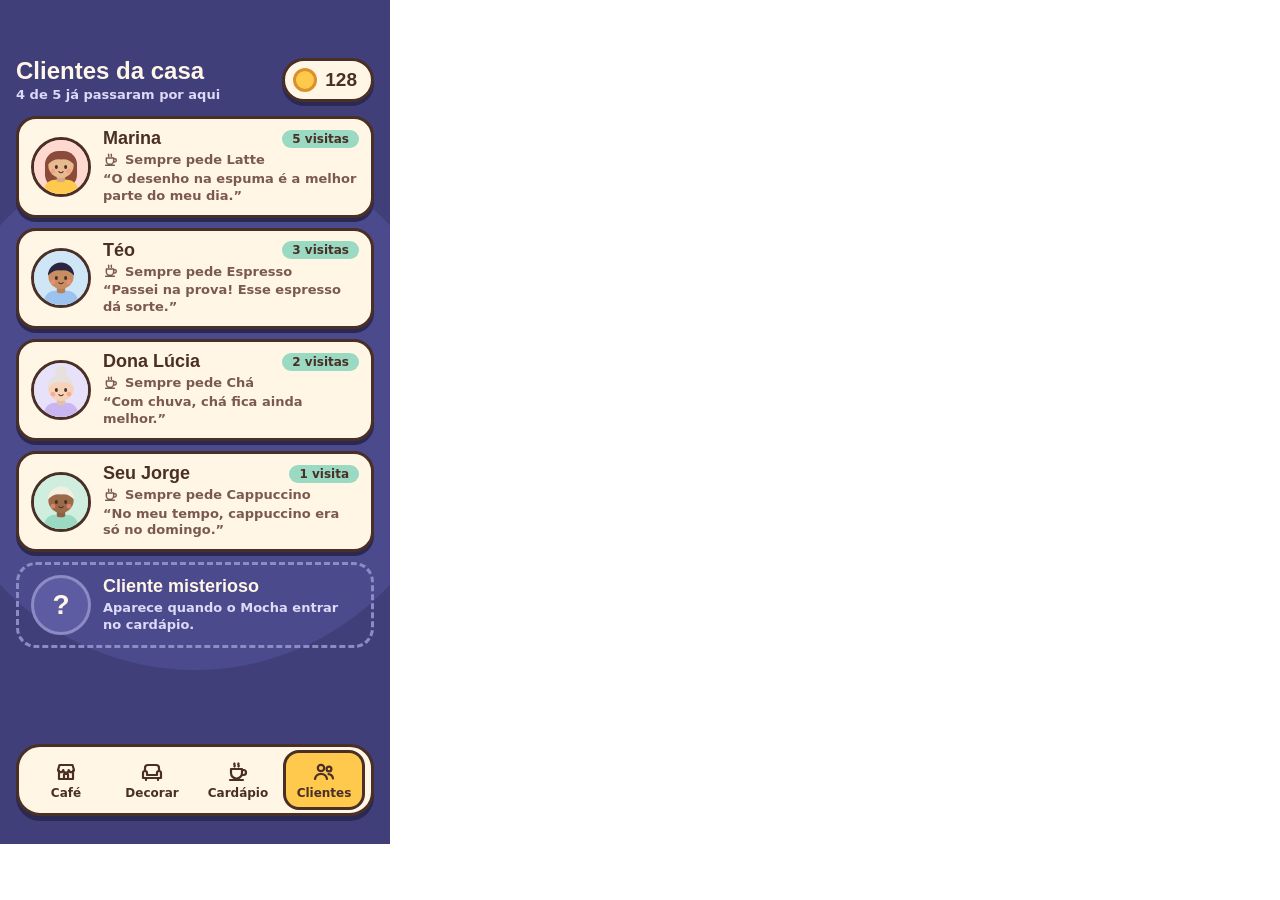
<file: docs/referencia/mockup-src/04-clientes.html>
<!DOCTYPE html>
<html lang="pt-BR">
  <head>
    <meta charset="utf-8">
    <title>Clientes da casa</title>
    <!-- runtime "dc" omitido (ver README) -->
    <!-- @font-face (Baloo 2, Nunito) omitido: fontes na T-003 -->
    <style>
body{margin:0}
a{color:#4a2f27}a:hover{color:#2f1d18}
</style>
  </head>
  <body>
    <div style="width:390px;height:844px;box-sizing:border-box;position:relative;overflow:hidden;background:#403f7a;font-family:'Nunito','Segoe UI',system-ui,sans-serif;color:#4a2f27;display:flex;flex-direction:column;padding:56px 0 28px;gap:12px">
      <div aria-hidden="true" style="position:absolute;left:-70px;top:140px;width:530px;height:530px;border-radius:50%;background:#4b4a8c"></div>
      <div aria-hidden="true" style="position:absolute;left:34px;top:150px;width:6px;height:6px;border-radius:50%;background:#fff3c4;opacity:0.7"></div>
      <div aria-hidden="true" style="position:absolute;left:352px;top:196px;width:4px;height:4px;border-radius:50%;background:#fff3c4;opacity:0.7"></div>
      <div aria-hidden="true" style="position:absolute;left:300px;top:128px;width:4px;height:4px;border-radius:50%;background:#fff3c4;opacity:0.7"></div>
      <div aria-hidden="true" style="position:absolute;left:70px;top:236px;width:4px;height:4px;border-radius:50%;background:#fff3c4;opacity:0.7"></div>
      <div aria-hidden="true" style="position:absolute;left:180px;top:140px;width:4px;height:4px;border-radius:50%;background:#fff3c4;opacity:0.7"></div>
      <header style="position:relative;padding:0 16px;display:flex;align-items:center;gap:12px;min-height:48px">
        <div style="flex:1;min-width:0;display:flex;flex-direction:column;gap:2px">
          <h1 style="margin:0;font-family:'Baloo 2','Trebuchet MS',sans-serif;font-weight:700;font-size:24px;line-height:1.1;color:#fff6e6">Clientes da casa</h1>
          <p style="margin:0;font-size:13px;font-weight:700;color:#dcdaf7">4 de 5 já passaram por aqui</p>
        </div>
        <div style="height:44px;box-sizing:border-box;display:flex;align-items:center;gap:8px;padding:0 14px 0 8px;background:#fff6e6;border:3px solid #4a2f27;border-radius:22px;box-shadow:0 4px 0 #2a2954;font-family:'Baloo 2','Trebuchet MS',sans-serif;font-weight:800;font-size:19px;color:#4a2f27;flex:none">
          <span aria-hidden="true" style="width:24px;height:24px;flex:none;border-radius:50%;background:#ffc94d;border:3px solid #d9912b;box-sizing:border-box;display:block"></span>
          <span>128</span>
        </div>
      </header>
      <ul style="position:relative;list-style:none;margin:0;padding:0 16px;display:flex;flex-direction:column;gap:10px">
        <li style="padding:10px 12px;display:flex;align-items:center;gap:12px;background:#fff6e6;border:3px solid #4a2f27;border-radius:20px;box-shadow:0 4px 0 #2a2954">
          <div style="width:60px;height:60px;flex:none;border-radius:50%;overflow:hidden;border:3px solid #4a2f27;box-sizing:border-box;background:#ffd9cf">
            <svg viewBox="0 0 64 64" width="54" height="54" aria-hidden="true" style="display:block">
              <rect x="0" y="0" width="64" height="64" rx="0" fill="#ffd9cf"></rect>
              <rect x="13" y="13" width="38" height="44" rx="16" fill="#8a4b3a"></rect>
              <rect x="12" y="47" width="40" height="26" rx="13" fill="#ffc94d"></rect>
              <rect x="27" y="40" width="10" height="10" rx="3" fill="#d6aa83"></rect>
              <ellipse cx="32" cy="30" rx="15" ry="15" fill="#e9b98f"></ellipse>
              <path d="M16.5,29 a15.5,15.5 0 0 1 31,0 q-7,-7.5 -15.5,-6 q-8.5,-1.5 -15.5,6 z" fill="#8a4b3a"></path>
              <ellipse cx="26.5" cy="32" rx="1.8" ry="2.5" fill="#4a2f27"></ellipse>
              <ellipse cx="37.5" cy="32" rx="1.8" ry="2.5" fill="#4a2f27"></ellipse>
              <ellipse cx="22.5" cy="37" rx="2.8" ry="2.8" fill="#ff8f7e" fill-opacity="0.6"></ellipse>
              <ellipse cx="41.5" cy="37" rx="2.8" ry="2.8" fill="#ff8f7e" fill-opacity="0.6"></ellipse>
              <path d="M29.5,37.5 q2.5,2.5 5,0" fill="none" stroke="#4a2f27" stroke-width="1.3" stroke-linecap="round" stroke-linejoin="round"></path>
            </svg>
          </div>
          <div style="flex:1;min-width:0;display:flex;flex-direction:column;gap:3px">
            <div style="display:flex;align-items:center;justify-content:space-between;gap:8px">
              <h2 style="margin:0;font-family:'Baloo 2','Trebuchet MS',sans-serif;font-weight:700;font-size:18px;line-height:1.1">Marina</h2>
              <span style="flex:none;padding:2px 10px;border-radius:12px;background:#9ad9c2;font-size:12px;font-weight:800">5 visitas</span>
            </div>
            <div style="display:flex;align-items:center;gap:6px;font-size:13px;font-weight:800;color:#7a5a4e">
              <svg width="16" height="16" viewBox="0 0 24 24" fill="none" stroke="#7a5a4e" stroke-width="2.2" stroke-linecap="round" stroke-linejoin="round" aria-hidden="true" style="display:block;flex:none">
                <path d="M5 9h11v4a5.5 5.5 0 0 1-11 0zM16 10h1.5a2.5 2.5 0 0 1 0 5h-1.9M4 20h13M8.5 3.5c-1 1.2 1 1.8 0 3M12.5 3.5c-1 1.2 1 1.8 0 3"></path>
              </svg>
              <span>Sempre pede Latte</span>
            </div>
            <p style="margin:0;font-size:13px;font-weight:600;line-height:1.3;color:#7a5a4e">“O desenho na espuma é a melhor parte do meu dia.”</p>
          </div>
        </li>
        <li style="padding:10px 12px;display:flex;align-items:center;gap:12px;background:#fff6e6;border:3px solid #4a2f27;border-radius:20px;box-shadow:0 4px 0 #2a2954">
          <div style="width:60px;height:60px;flex:none;border-radius:50%;overflow:hidden;border:3px solid #4a2f27;box-sizing:border-box;background:#cfe6f7">
            <svg viewBox="0 0 64 64" width="54" height="54" aria-hidden="true" style="display:block">
              <rect x="0" y="0" width="64" height="64" rx="0" fill="#cfe6f7"></rect>
              <rect x="12" y="47" width="40" height="26" rx="13" fill="#9cc3f0"></rect>
              <rect x="27" y="40" width="10" height="10" rx="3" fill="#b8815a"></rect>
              <ellipse cx="32" cy="30" rx="15" ry="15" fill="#c98d62"></ellipse>
              <path d="M16.5,29 a15.5,15.5 0 0 1 31,0 q-7,-7.5 -15.5,-6 q-8.5,-1.5 -15.5,6 z" fill="#2a2540"></path>
              <ellipse cx="26.5" cy="32" rx="1.8" ry="2.5" fill="#4a2f27"></ellipse>
              <ellipse cx="37.5" cy="32" rx="1.8" ry="2.5" fill="#4a2f27"></ellipse>
              <ellipse cx="22.5" cy="37" rx="2.8" ry="2.8" fill="#ff8f7e" fill-opacity="0.6"></ellipse>
              <ellipse cx="41.5" cy="37" rx="2.8" ry="2.8" fill="#ff8f7e" fill-opacity="0.6"></ellipse>
              <path d="M29.5,37.5 q2.5,2.5 5,0" fill="none" stroke="#4a2f27" stroke-width="1.3" stroke-linecap="round" stroke-linejoin="round"></path>
            </svg>
          </div>
          <div style="flex:1;min-width:0;display:flex;flex-direction:column;gap:3px">
            <div style="display:flex;align-items:center;justify-content:space-between;gap:8px">
              <h2 style="margin:0;font-family:'Baloo 2','Trebuchet MS',sans-serif;font-weight:700;font-size:18px;line-height:1.1">Téo</h2>
              <span style="flex:none;padding:2px 10px;border-radius:12px;background:#9ad9c2;font-size:12px;font-weight:800">3 visitas</span>
            </div>
            <div style="display:flex;align-items:center;gap:6px;font-size:13px;font-weight:800;color:#7a5a4e">
              <svg width="16" height="16" viewBox="0 0 24 24" fill="none" stroke="#7a5a4e" stroke-width="2.2" stroke-linecap="round" stroke-linejoin="round" aria-hidden="true" style="display:block;flex:none">
                <path d="M5 9h11v4a5.5 5.5 0 0 1-11 0zM16 10h1.5a2.5 2.5 0 0 1 0 5h-1.9M4 20h13M8.5 3.5c-1 1.2 1 1.8 0 3M12.5 3.5c-1 1.2 1 1.8 0 3"></path>
              </svg>
              <span>Sempre pede Espresso</span>
            </div>
            <p style="margin:0;font-size:13px;font-weight:600;line-height:1.3;color:#7a5a4e">“Passei na prova! Esse espresso dá sorte.”</p>
          </div>
        </li>
        <li style="padding:10px 12px;display:flex;align-items:center;gap:12px;background:#fff6e6;border:3px solid #4a2f27;border-radius:20px;box-shadow:0 4px 0 #2a2954">
          <div style="width:60px;height:60px;flex:none;border-radius:50%;overflow:hidden;border:3px solid #4a2f27;box-sizing:border-box;background:#e7e2fa">
            <svg viewBox="0 0 64 64" width="54" height="54" aria-hidden="true" style="display:block">
              <rect x="0" y="0" width="64" height="64" rx="0" fill="#e7e2fa"></rect>
              <ellipse cx="32" cy="10" rx="7" ry="7" fill="#e6e1dc"></ellipse>
              <rect x="12" y="47" width="40" height="26" rx="13" fill="#c9b6f0"></rect>
              <rect x="27" y="40" width="10" height="10" rx="3" fill="#e2c1a9"></rect>
              <ellipse cx="32" cy="30" rx="15" ry="15" fill="#f6d2b8"></ellipse>
              <path d="M16.5,29 a15.5,15.5 0 0 1 31,0 q-7,-7.5 -15.5,-6 q-8.5,-1.5 -15.5,6 z" fill="#e6e1dc"></path>
              <ellipse cx="26.5" cy="32" rx="1.8" ry="2.5" fill="#4a2f27"></ellipse>
              <ellipse cx="37.5" cy="32" rx="1.8" ry="2.5" fill="#4a2f27"></ellipse>
              <ellipse cx="22.5" cy="37" rx="2.8" ry="2.8" fill="#ff8f7e" fill-opacity="0.6"></ellipse>
              <ellipse cx="41.5" cy="37" rx="2.8" ry="2.8" fill="#ff8f7e" fill-opacity="0.6"></ellipse>
              <path d="M29.5,37.5 q2.5,2.5 5,0" fill="none" stroke="#4a2f27" stroke-width="1.3" stroke-linecap="round" stroke-linejoin="round"></path>
            </svg>
          </div>
          <div style="flex:1;min-width:0;display:flex;flex-direction:column;gap:3px">
            <div style="display:flex;align-items:center;justify-content:space-between;gap:8px">
              <h2 style="margin:0;font-family:'Baloo 2','Trebuchet MS',sans-serif;font-weight:700;font-size:18px;line-height:1.1">Dona Lúcia</h2>
              <span style="flex:none;padding:2px 10px;border-radius:12px;background:#9ad9c2;font-size:12px;font-weight:800">2 visitas</span>
            </div>
            <div style="display:flex;align-items:center;gap:6px;font-size:13px;font-weight:800;color:#7a5a4e">
              <svg width="16" height="16" viewBox="0 0 24 24" fill="none" stroke="#7a5a4e" stroke-width="2.2" stroke-linecap="round" stroke-linejoin="round" aria-hidden="true" style="display:block;flex:none">
                <path d="M5 9h11v4a5.5 5.5 0 0 1-11 0zM16 10h1.5a2.5 2.5 0 0 1 0 5h-1.9M4 20h13M8.5 3.5c-1 1.2 1 1.8 0 3M12.5 3.5c-1 1.2 1 1.8 0 3"></path>
              </svg>
              <span>Sempre pede Chá</span>
            </div>
            <p style="margin:0;font-size:13px;font-weight:600;line-height:1.3;color:#7a5a4e">“Com chuva, chá fica ainda melhor.”</p>
          </div>
        </li>
        <li style="padding:10px 12px;display:flex;align-items:center;gap:12px;background:#fff6e6;border:3px solid #4a2f27;border-radius:20px;box-shadow:0 4px 0 #2a2954">
          <div style="width:60px;height:60px;flex:none;border-radius:50%;overflow:hidden;border:3px solid #4a2f27;box-sizing:border-box;background:#cfeedd">
            <svg viewBox="0 0 64 64" width="54" height="54" aria-hidden="true" style="display:block">
              <rect x="0" y="0" width="64" height="64" rx="0" fill="#cfeedd"></rect>
              <rect x="12" y="47" width="40" height="26" rx="13" fill="#9ad9c2"></rect>
              <rect x="27" y="40" width="10" height="10" rx="3" fill="#8e6142"></rect>
              <ellipse cx="32" cy="30" rx="15" ry="15" fill="#9b6a48"></ellipse>
              <path d="M16.5,29 a15.5,15.5 0 0 1 31,0 q-7,-7.5 -15.5,-6 q-8.5,-1.5 -15.5,6 z" fill="#f3efe3"></path>
              <ellipse cx="26.5" cy="32" rx="1.8" ry="2.5" fill="#4a2f27"></ellipse>
              <ellipse cx="37.5" cy="32" rx="1.8" ry="2.5" fill="#4a2f27"></ellipse>
              <ellipse cx="22.5" cy="37" rx="2.8" ry="2.8" fill="#ff8f7e" fill-opacity="0.6"></ellipse>
              <ellipse cx="41.5" cy="37" rx="2.8" ry="2.8" fill="#ff8f7e" fill-opacity="0.6"></ellipse>
              <path d="M29.5,37.5 q2.5,2.5 5,0" fill="none" stroke="#4a2f27" stroke-width="1.3" stroke-linecap="round" stroke-linejoin="round"></path>
            </svg>
          </div>
          <div style="flex:1;min-width:0;display:flex;flex-direction:column;gap:3px">
            <div style="display:flex;align-items:center;justify-content:space-between;gap:8px">
              <h2 style="margin:0;font-family:'Baloo 2','Trebuchet MS',sans-serif;font-weight:700;font-size:18px;line-height:1.1">Seu Jorge</h2>
              <span style="flex:none;padding:2px 10px;border-radius:12px;background:#9ad9c2;font-size:12px;font-weight:800">1 visita</span>
            </div>
            <div style="display:flex;align-items:center;gap:6px;font-size:13px;font-weight:800;color:#7a5a4e">
              <svg width="16" height="16" viewBox="0 0 24 24" fill="none" stroke="#7a5a4e" stroke-width="2.2" stroke-linecap="round" stroke-linejoin="round" aria-hidden="true" style="display:block;flex:none">
                <path d="M5 9h11v4a5.5 5.5 0 0 1-11 0zM16 10h1.5a2.5 2.5 0 0 1 0 5h-1.9M4 20h13M8.5 3.5c-1 1.2 1 1.8 0 3M12.5 3.5c-1 1.2 1 1.8 0 3"></path>
              </svg>
              <span>Sempre pede Cappuccino</span>
            </div>
            <p style="margin:0;font-size:13px;font-weight:600;line-height:1.3;color:#7a5a4e">“No meu tempo, cappuccino era só no domingo.”</p>
          </div>
        </li>
        <li style="padding:10px 12px;display:flex;align-items:center;gap:12px;border:3px dashed #8d8bc4;border-radius:20px">
          <div aria-hidden="true" style="width:60px;height:60px;flex:none;box-sizing:border-box;border-radius:50%;background:#5d5ca3;border:3px solid #8d8bc4;display:flex;align-items:center;justify-content:center;font-family:'Baloo 2','Trebuchet MS',sans-serif;font-weight:800;font-size:28px;color:#fff6e6">?</div>
          <div style="flex:1;min-width:0;display:flex;flex-direction:column;gap:3px">
            <h2 style="margin:0;font-family:'Baloo 2','Trebuchet MS',sans-serif;font-weight:700;font-size:18px;line-height:1.1;color:#fff6e6">Cliente misterioso</h2>
            <p style="margin:0;font-size:13px;font-weight:700;line-height:1.3;color:#dcdaf7">Aparece quando o Mocha entrar no cardápio.</p>
          </div>
        </li>
      </ul>
      <div style="flex:1"></div>
      <nav aria-label="Navegação principal" style="position:relative;margin:0 16px;height:72px;box-sizing:border-box;padding:3px 6px;display:flex;align-items:center;gap:4px;background:#fff6e6;border:3px solid #4a2f27;border-radius:24px;box-shadow:0 5px 0 #2a2954">
        <button style="flex:1;min-width:0;height:60px;padding:0;display:flex;flex-direction:column;align-items:center;justify-content:center;gap:2px;background:transparent;border:3px solid transparent;border-radius:16px;cursor:pointer;font-family:inherit;font-weight:800;font-size:12px;color:#4a2f27">
          <svg width="24" height="24" viewBox="0 0 24 24" fill="none" stroke="#4a2f27" stroke-width="2.2" stroke-linecap="round" stroke-linejoin="round" aria-hidden="true" style="display:block;flex:none">
            <path d="M4 10l1.5-5h13L20 10M5 10.5V19h14v-8.5M10 19v-5h4v5M4 10a2.7 2.7 0 0 0 5.3 0 2.7 2.7 0 0 0 5.4 0A2.7 2.7 0 0 0 20 10"></path>
          </svg>
          <span>Café</span>
        </button>
        <button style="flex:1;min-width:0;height:60px;padding:0;display:flex;flex-direction:column;align-items:center;justify-content:center;gap:2px;background:transparent;border:3px solid transparent;border-radius:16px;cursor:pointer;font-family:inherit;font-weight:800;font-size:12px;color:#4a2f27">
          <svg width="24" height="24" viewBox="0 0 24 24" fill="none" stroke="#4a2f27" stroke-width="2.2" stroke-linecap="round" stroke-linejoin="round" aria-hidden="true" style="display:block;flex:none">
            <path d="M5 11V8a3 3 0 0 1 3-3h8a3 3 0 0 1 3 3v3M3 13a2 2 0 0 1 4 0v2h10v-2a2 2 0 0 1 4 0v5H3zM6 18v2M18 18v2"></path>
          </svg>
          <span>Decorar</span>
        </button>
        <button style="flex:1;min-width:0;height:60px;padding:0;display:flex;flex-direction:column;align-items:center;justify-content:center;gap:2px;background:transparent;border:3px solid transparent;border-radius:16px;cursor:pointer;font-family:inherit;font-weight:800;font-size:12px;color:#4a2f27">
          <svg width="24" height="24" viewBox="0 0 24 24" fill="none" stroke="#4a2f27" stroke-width="2.2" stroke-linecap="round" stroke-linejoin="round" aria-hidden="true" style="display:block;flex:none">
            <path d="M5 9h11v4a5.5 5.5 0 0 1-11 0zM16 10h1.5a2.5 2.5 0 0 1 0 5h-1.9M4 20h13M8.5 3.5c-1 1.2 1 1.8 0 3M12.5 3.5c-1 1.2 1 1.8 0 3"></path>
          </svg>
          <span>Cardápio</span>
        </button>
        <button style="flex:1;min-width:0;height:60px;padding:0;display:flex;flex-direction:column;align-items:center;justify-content:center;gap:2px;background:#ffc94d;border:3px solid #4a2f27;border-radius:16px;cursor:pointer;font-family:inherit;font-weight:800;font-size:12px;color:#4a2f27">
          <svg width="24" height="24" viewBox="0 0 24 24" fill="none" stroke="#4a2f27" stroke-width="2.2" stroke-linecap="round" stroke-linejoin="round" aria-hidden="true" style="display:block;flex:none">
            <circle cx="9" cy="8" r="3.2"></circle>
            <circle cx="17" cy="9" r="2.4"></circle>
            <path d="M3 19c.6-3.4 3-5 6-5s5.4 1.6 6 5M16.5 14.2c2.4.2 4 1.6 4.5 4.3"></path>
          </svg>
          <span>Clientes</span>
        </button>
      </nav>
    </div>
    <script type="text/x-dc" data-dc-script="" data-props="{&quot;$preview&quot;:{&quot;width&quot;:390,&quot;height&quot;:844}}">
class Component extends DCLogic {
renderVals() {
return {};
}
}
</script>
  </body>
</html>
</file>
<file: fonts/fonts.css>
/* Fontes locais (subconjunto latino, extraído do mockup; origem Google Fonts).
   Um arquivo por família serve todos os pesos. Licença: OFL-*.txt nesta pasta. */

@font-face {
  font-family: 'Baloo 2';
  font-style: normal;
  font-weight: 700;
  font-display: swap;
  src: url('baloo2-latin.woff2') format('woff2');
  unicode-range: U+0000-00FF, U+0131, U+0152-0153, U+02BB-02BC, U+02C6, U+02DA, U+02DC, U+0304, U+0308, U+0329, U+2000-206F, U+20AC, U+2122, U+2191, U+2193, U+2212, U+2215, U+FEFF, U+FFFD;
}

@font-face {
  font-family: 'Baloo 2';
  font-style: normal;
  font-weight: 800;
  font-display: swap;
  src: url('baloo2-latin.woff2') format('woff2');
  unicode-range: U+0000-00FF, U+0131, U+0152-0153, U+02BB-02BC, U+02C6, U+02DA, U+02DC, U+0304, U+0308, U+0329, U+2000-206F, U+20AC, U+2122, U+2191, U+2193, U+2212, U+2215, U+FEFF, U+FFFD;
}

@font-face {
  font-family: 'Nunito';
  font-style: normal;
  font-weight: 600;
  font-display: swap;
  src: url('nunito-latin.woff2') format('woff2');
  unicode-range: U+0000-00FF, U+0131, U+0152-0153, U+02BB-02BC, U+02C6, U+02DA, U+02DC, U+0304, U+0308, U+0329, U+2000-206F, U+20AC, U+2122, U+2191, U+2193, U+2212, U+2215, U+FEFF, U+FFFD;
}

@font-face {
  font-family: 'Nunito';
  font-style: normal;
  font-weight: 700;
  font-display: swap;
  src: url('nunito-latin.woff2') format('woff2');
  unicode-range: U+0000-00FF, U+0131, U+0152-0153, U+02BB-02BC, U+02C6, U+02DA, U+02DC, U+0304, U+0308, U+0329, U+2000-206F, U+20AC, U+2122, U+2191, U+2193, U+2212, U+2215, U+FEFF, U+FFFD;
}

@font-face {
  font-family: 'Nunito';
  font-style: normal;
  font-weight: 800;
  font-display: swap;
  src: url('nunito-latin.woff2') format('woff2');
  unicode-range: U+0000-00FF, U+0131, U+0152-0153, U+02BB-02BC, U+02C6, U+02DA, U+02DC, U+0304, U+0308, U+0329, U+2000-206F, U+20AC, U+2122, U+2191, U+2193, U+2212, U+2215, U+FEFF, U+FFFD;
}
</file>
<file: css/tokens.css>
/* Tokens da Direção de arte (especificação). Único lugar de cores, fontes, raios e sombras. */
:root {
  /* Cores da interface */
  --ink: #4a2f27;            /* Tinta: contornos, texto, ícones */
  --cream: #fff6e6;          /* Creme: painéis, cartões, botões neutros */
  --dusk: #403f7a;           /* Entardecer: fundo */
  --dusk-light: #4b4a8c;     /* Entardecer claro: círculo atrás da cena */
  --night: #2a2954;          /* Noite: sombra dura, trilho do progresso */
  --yellow: #ffc94d;         /* Amarelo: ativo, preço, moeda */
  --coin-edge: #d9912b;      /* Borda da moeda */
  --green: #7ed58a;          /* Verde: ação principal */
  --coral: #ff8f7e;          /* Coral: detalhes */
  --mint: #9ad9c2;           /* Menta: progresso, selo de visitas */
  --text-muted: #7a5a4e;     /* Texto secundário sobre creme */
  --text-on-dusk: #dcdaf7;   /* Texto sobre o fundo */
  --disabled: #a9a7cf;       /* Botão indisponível (texto em Noite) */
  --light-dot: #fff3c4;      /* Pontos de luz do fundo (mockup) */

  /* Cores da sala */
  --wall-right: #a8dcc9;
  --wall-right-stripe: #b6e4d3;
  --wall-left: #97cfbb;
  --wall-left-stripe: #a3d6c4;
  --wainscot: #f6e7cc;
  --floor-a: #ecc194;
  --floor-b: #e2b181;
  --wood: #c98a5a;
  --wood-dark: #8a5a3c;
  --window: #3d4283;
  --contact-shadow: #2a1b3d; /* usar a 16% */

  /* Cores locais das telas (mockup), movidas para cá na T-048 */
  --step-todo: #5d5ca3;            /* Preparo: passo ainda não feito */
  --halo: rgba(255, 201, 77, 0.4); /* Preparo: halo do próximo passo */
  --cup-inside: #fffdf7;           /* Preparo: interior da xícara */
  --pitcher: #e6ecf3;              /* Preparo: jarra de leite */
  --gloss: #ffffff;                /* Preparo: brilho da xícara (com opacidade) */
  --tile-sand: #f3dcb8;            /* Preparo e Cardápio: quadradinhos de ingrediente */
  --tile-sky: #cfe6f7;
  --tile-mint: #cfeedd;
  --tile-lilac: #e7e2fa;
  --paper: #fffdf7;                /* Decorar: fundo do cartão da loja */
  --paper-edge: #ecd9b8;           /* Decorar: contorno do cartão e da aba inativos */
  --handle: #d9c3a5;               /* Decorar: alça do painel */
  --mystery-edge: #8d8bc4;         /* Clientes: contorno tracejado do cartão misterioso */
  --mystery-fill: #5d5ca3;         /* Clientes: círculo do "?" */

  /* Fontes */
  --font-display: 'Baloo 2', 'Trebuchet MS', sans-serif;
  --font-body: 'Nunito', 'Segoe UI', system-ui, sans-serif;

  /* Contorno */
  --line: 3px;
  --outline: var(--line) solid var(--ink);
  --icon-stroke: 2.2;

  /* Raios */
  --radius-button: 16px;
  --radius-card: 22px;
  --radius-nav: 24px;
  --radius-round: 999px;

  /* Sombras duras */
  --shadow-button: 0 4px 0 var(--night);
  --shadow-button-ink: 0 4px 0 var(--ink);
  --shadow-card: 0 5px 0 var(--night);
  --press-offset: 3px;
  --shadow-pressed: 0 1px 0 var(--night);
  --shadow-pressed-ink: 0 1px 0 var(--ink);

  /* Medidas */
  --touch-min: 44px;
  --safe-top: 56px;
  --safe-bottom: 28px;
  --gutter: 16px;
  --column-max: 430px;
}
</file>
<file: css/ui.css>
/* Layout e componentes da interface. Valores vêm de tokens.css. */

/* ---------- Áreas seguras ---------- */
/* Entalhe, indicador de início e laterais (viewport-fit=cover). Variáveis para poder simular
   os valores no navegador: :root { --inset-top: 47px; ... }. */
:root {
  --inset-top: env(safe-area-inset-top, 0px);
  --inset-right: env(safe-area-inset-right, 0px);
  --inset-bottom: env(safe-area-inset-bottom, 0px);
  --inset-left: env(safe-area-inset-left, 0px);
  --pad-top: max(var(--safe-top), var(--inset-top));
  --pad-bottom: max(var(--safe-bottom), var(--inset-bottom));
}

/* ---------- Base e gestos do sistema ---------- */
*, *::before, *::after { box-sizing: border-box; }

html, body {
  margin: 0;
  height: 100%;
  background: var(--dusk);
  overflow: hidden;
  overscroll-behavior: none;
}

body {
  position: fixed;
  inset: 0;
  font-family: var(--font-body);
  font-weight: 600;
  font-size: 13px;
  color: var(--ink);
  -webkit-text-size-adjust: 100%;
  text-size-adjust: 100%;
  -webkit-user-select: none;
  user-select: none;
  -webkit-touch-callout: none;
  -webkit-tap-highlight-color: transparent;
  touch-action: manipulation;
}

h1, h2, h3, p { margin: 0; }
button { font: inherit; color: inherit; }
svg { display: block; flex: none; }

/* ---------- Fundo: Entardecer, círculo claro e pontos de luz ---------- */
.backdrop {
  position: fixed;
  inset: 0;
  overflow: hidden;
  pointer-events: none;
}
.backdrop__circle {
  position: absolute;
  left: calc(50% - 265px);
  top: 170px;
  width: 530px;
  height: 530px;
  border-radius: 50%;
  background: var(--dusk-light);
  transition: top 220ms ease-out;
}
.backdrop__dot {
  position: absolute;
  left: calc(50% + var(--x));
  top: var(--y);
  width: 4px;
  height: 4px;
  border-radius: 50%;
  background: var(--light-dot);
  opacity: 0.7;
}
.backdrop__dot--big { width: 6px; height: 6px; }

/* ---------- Coluna central ---------- */
.app {
  position: relative;
  height: 100%;
  max-width: var(--column-max);
  margin: 0 auto;
  padding: var(--pad-top) var(--inset-right) var(--pad-bottom) var(--inset-left);
  display: flex;
  flex-direction: column;
}
.screen {
  position: relative;
  flex: 1;
  min-height: 0;
  display: flex;
  flex-direction: column;
}
/* Entrada de tela: curta, só opacidade e um leve deslize (sem desfoque). */
.screen.is-entering { animation: screen-in 180ms ease-out both; }
@keyframes screen-in { from { opacity: 0; transform: translateY(8px); } to { opacity: 1; transform: none; } }
/* Áreas roláveis dentro da tela não arrastam a página. */
.scroll {
  overflow-y: auto;
  overscroll-behavior: contain;
  -webkit-overflow-scrolling: touch;
  scrollbar-width: none;
}
.scroll::-webkit-scrollbar { display: none; }

/* ---------- Tipografia ---------- */
.title-screen { font-family: var(--font-display); font-weight: 700; font-size: 20px; line-height: 1; color: var(--cream); }
.title-card { font-family: var(--font-display); font-weight: 700; font-size: 19px; line-height: 1.1; }
.label { font-size: 11px; font-weight: 800; letter-spacing: 0.08em; color: var(--text-muted); }
.caption { font-size: 12px; font-weight: 700; line-height: 1.35; color: var(--text-on-dusk); text-wrap: balance; }
.text-muted { font-size: 13px; font-weight: 800; color: var(--text-muted); }

/* ---------- Botão ---------- */
.btn {
  min-height: var(--touch-min);
  height: 52px;
  padding: 0 16px;
  display: inline-flex;
  align-items: center;
  justify-content: center;
  gap: 6px;
  border: var(--outline);
  border-radius: var(--radius-button);
  background: var(--cream);
  box-shadow: var(--shadow-button);
  font-family: var(--font-display);
  font-weight: 800;
  font-size: 18px;
  line-height: 1;
  color: var(--ink);
  cursor: pointer;
  transition: transform 60ms, box-shadow 60ms;
}
.btn--primary { background: var(--green); box-shadow: var(--shadow-button-ink); }
.btn--neutral { background: var(--cream); }
.btn:disabled {
  background: var(--disabled);
  color: var(--night);
  box-shadow: var(--shadow-button);
  cursor: default;
}

/* Pressionado: desce 3 px e a sombra vai a 1 px. .is-pressed vem de main.js no primeiro toque. */
.btn:not(:disabled):active, .btn.is-pressed,
.icon-btn:active, .icon-btn.is-pressed {
  transform: translateY(var(--press-offset));
  box-shadow: var(--shadow-pressed);
}
.btn--primary:not(:disabled):active, .btn--primary.is-pressed { box-shadow: var(--shadow-pressed-ink); }

/* ---------- Botão de ícone redondo ---------- */
.icon-btn {
  width: var(--touch-min);
  height: var(--touch-min);
  flex: none;
  padding: 0;
  display: flex;
  align-items: center;
  justify-content: center;
  background: var(--cream);
  border: var(--outline);
  border-radius: 50%;
  box-shadow: var(--shadow-button);
  cursor: pointer;
  transition: transform 60ms, box-shadow 60ms;
}

/* ---------- Cartão ---------- */
.card {
  position: relative;
  padding: 12px;
  background: var(--cream);
  border: var(--outline);
  border-radius: var(--radius-card);
  box-shadow: var(--shadow-card);
}

/* ---------- Pílula (contador) e selo ---------- */
.pill {
  height: var(--touch-min);
  flex: none;
  display: inline-flex;
  align-items: center;
  gap: 8px;
  padding: 0 14px 0 8px;
  background: var(--cream);
  border: var(--outline);
  border-radius: var(--radius-round);
  box-shadow: var(--shadow-button);
  font-family: var(--font-display);
  font-weight: 800;
  font-size: 19px;
  color: var(--ink);
}
.badge {
  flex: none;
  padding: 2px 10px;
  border-radius: var(--radius-round);
  background: var(--mint);
  font-size: 12px;
  font-weight: 800;
  color: var(--ink);
}

/* ---------- Moeda ---------- */
.coin {
  display: block;
  flex: none;
  width: 24px;
  height: 24px;
  border-radius: 50%;
  background: var(--yellow);
  border: var(--line) solid var(--coin-edge);
}
.coin--sm { width: 16px; height: 16px; }

/* ---------- Selo de nível ---------- */
.level {
  width: 50px;
  height: 50px;
  flex: none;
  border-radius: 50%;
  background: var(--yellow);
  border: var(--outline);
  box-shadow: var(--shadow-button);
  display: flex;
  flex-direction: column;
  align-items: center;
  justify-content: center;
  font-family: var(--font-display);
  line-height: 1;
}
.level__label { font-size: 10px; font-weight: 700; }
.level__value { font-size: 20px; font-weight: 800; }

/* ---------- Barra de progresso ---------- */
.progress {
  height: 14px;
  display: flex;
  overflow: hidden;
  background: var(--night);
  border: var(--outline);
  border-radius: 8px;
}
.progress__fill { width: var(--value, 0%); background: var(--mint); }

/* ---------- Barra de navegação ---------- */
.nav {
  position: relative;
  margin: 0 var(--gutter);
  height: 72px;
  flex: none;
  padding: 3px 6px;
  display: flex;
  align-items: center;
  gap: 4px;
  background: var(--cream);
  border: var(--outline);
  border-radius: var(--radius-nav);
  box-shadow: var(--shadow-card);
}
.nav__item {
  flex: 1;
  min-width: 0;
  height: 60px;
  padding: 0;
  display: flex;
  flex-direction: column;
  align-items: center;
  justify-content: center;
  gap: 2px;
  background: transparent;
  border: var(--line) solid transparent;
  border-radius: var(--radius-button);
  font-family: var(--font-body);
  font-weight: 800;
  font-size: 12px;
  color: var(--ink);
  cursor: pointer;
}
.nav__item.is-active { background: var(--yellow); border-color: var(--ink); }
/* Sem sombra própria: o pressionado só desce. */
.nav__item:active, .nav__item.is-pressed,
.shop__tab:active, .shop__tab.is-pressed { transform: translateY(var(--press-offset)); }

/* ---------- Tela Cafeteria ---------- */
.top {
  position: relative;
  display: flex;
  align-items: center;
  gap: 10px;
  padding: 0 var(--gutter);
}
.top__info {
  flex: 1;
  min-width: 0;
  display: flex;
  flex-direction: column;
  gap: 5px;
}
.scene {
  position: relative;
  flex: 1;
  min-height: 0;
  display: flex;
  align-items: center;
  justify-content: center;
  overflow-x: clip; /* o canvas é mais largo que a coluna: corta aqui, sem alargar a página */
}
/* A cena pode passar da coluna (a sala corta até 18 px das pontas). */
.scene__canvas { display: block; flex: none; }

.order {
  margin: 0 var(--gutter) 14px;
  display: flex;
  align-items: center;
  gap: 12px;
}
.order__portrait {
  width: 60px;
  height: 60px;
  flex: none;
  overflow: hidden;
  border-radius: 50%;
  border: var(--outline);
  background: var(--coral);
}
.order__portrait--empty { background: var(--disabled); }
.order__info {
  flex: 1;
  min-width: 0;
  display: flex;
  flex-direction: column;
  gap: 3px;
}
.order__price {
  display: flex;
  align-items: center;
  gap: 6px;
  font-size: 13px;
  font-weight: 800;
  color: var(--text-muted);
}
/* Sem cliente: a linha do valor reserva o espaço para a cena não pular quando alguém chega. */
.order__price.is-placeholder { visibility: hidden; }
/* O título sempre ocupa a altura de 2 linhas (cartão de 111 px do mockup), com ou sem cliente;
   um pedido longo reduz a fonte (fitOrderTitle em cafeteria.js) em vez de abrir a 3ª linha. */
.order .title-card { min-height: var(--order-title-h); display: flex; align-items: center; }
.order { --order-title-h: 42px; }
.order__btn { flex: none; }

/* Retrato: canvas de 54 px dentro do círculo de 60 com contorno. */
.order__portrait-canvas { display: block; width: 54px; height: 54px; }
.order__portrait--empty .order__portrait-canvas { visibility: hidden; }

/* ---------- Tela Preparo ---------- */
/* Cores próprias desta tela: em tokens.css (mockup 02-preparo). */
.prep { gap: 12px; }
/* O círculo do fundo fica 50 px mais alto nesta tela (mockup). */
body:has(.prep) .backdrop__circle { top: 120px; }

.prep-top,
.decor-top {
  position: relative;
  display: flex;
  align-items: center;
  gap: 12px;
  padding: 0 var(--gutter);
  min-height: 48px;
}
.prep-top__info,
.decor-top__info {
  flex: 1;
  min-width: 0;
  display: flex;
  flex-direction: column;
  gap: 2px;
}
.title-prep { font-family: var(--font-display); font-weight: 700; font-size: 22px; line-height: 1.1; color: var(--cream); }
.prep-top__step { font-size: 13px; font-weight: 700; color: var(--text-on-dusk); }

/* Passos: círculos ligados por traços. */
.prep-steps {
  position: relative;
  list-style: none;
  margin: 0;
  padding: 0 14px;
  display: flex;
  align-items: flex-start;
  flex: none;
}
.prep-step {
  flex: 0 1 66px;
  min-width: 0;
  display: flex;
  flex-direction: column;
  align-items: center;
  gap: 5px;
}
.prep-step__dot {
  width: 38px;
  height: 38px;
  flex: none;
  border-radius: 50%;
  border: var(--outline);
  display: flex;
  align-items: center;
  justify-content: center;
  font-family: var(--font-display);
  font-weight: 800;
  font-size: 18px;
  line-height: 1;
  color: var(--ink);
  background: var(--step-todo);
}
.prep-step.is-todo .prep-step__dot { color: var(--cream); }
.prep-step.is-done .prep-step__dot { background: var(--green); }
.prep-step.is-current .prep-step__dot { background: var(--yellow); box-shadow: 0 0 0 4px var(--halo); }
.prep-step__name { font-size: 12px; font-weight: 800; color: var(--cream); white-space: nowrap; }
.prep-step__line {
  flex: 1 1 0;
  min-width: 6px;
  height: 5px;
  margin-top: 17px;
  border-radius: 3px;
  background: var(--step-todo);
}
.prep-step__line.is-done { background: var(--green); }

/* Palco: parede menta, lambri e balcão de madeira. */
.prep-stage {
  position: relative;
  margin: 0 var(--gutter);
  height: 214px;
  flex: none;
  overflow: hidden;
  border: var(--outline);
  border-radius: var(--radius-nav);
  box-shadow: var(--shadow-card);
  background: var(--wall-right);
  display: flex;
  align-items: flex-end;
  justify-content: center;
}
.prep-stage__rail { position: absolute; left: 0; right: 0; top: 44px; height: 10px; background: var(--wainscot); }
.prep-stage__counter {
  position: absolute;
  left: 0;
  right: 0;
  bottom: 0;
  height: 58px;
  background: var(--floor-a);
  border-top: 5px solid var(--wood);
}
.prep-stage__cup { position: relative; margin-bottom: 2px; }

/* Xícara (SVG). */
.cup { display: block; overflow: visible; }
.cup__shadow { fill: var(--contact-shadow); fill-opacity: 0.14; }
.cup__saucer { fill: var(--cream); stroke: var(--ink); stroke-width: 4; }
.cup__handle-out, .cup__handle-in { fill: none; stroke-linecap: round; stroke-linejoin: round; }
.cup__handle-out { stroke: var(--ink); stroke-width: 17; }
.cup__handle-in { stroke: var(--cream); stroke-width: 9; }
.cup__inside { fill: var(--cup-inside); }
.cup__outline { fill: none; stroke: var(--ink); stroke-width: 4.5; stroke-linecap: round; stroke-linejoin: round; }
.cup__gloss { fill: var(--gloss); fill-opacity: 0.7; }
.cup__pitcher { fill: var(--pitcher); stroke: var(--ink); stroke-width: 4; stroke-linecap: round; stroke-linejoin: round; }
.cup__pitcher-handle { fill: none; stroke: var(--ink); stroke-width: 4; stroke-linecap: round; stroke-linejoin: round; }
.cup__figure path { fill: none; stroke: var(--wood); stroke-width: 2.6; stroke-linecap: round; stroke-linejoin: round; }
.cup__tea path { fill: none; stroke: var(--ink); stroke-width: 2; stroke-linecap: round; stroke-linejoin: round; }
.cup__tea rect { fill: var(--coral); stroke: var(--ink); stroke-width: 3; }

/* Enchimento de ~0,8 s: a camada cresce a partir da base. */
.cup__layer.is-fill {
  transform-box: fill-box;
  transform-origin: 50% 100%;
  animation: prep-fill 0.8s ease-out both;
}
.is-fade { animation: prep-fade 0.8s ease-out both; }
.cup__pour { animation: prep-pour 0.9s ease-out both; }
@keyframes prep-fill { from { transform: scaleY(0); } to { transform: scaleY(1); } }
@keyframes prep-fade { from { opacity: 0; } to { opacity: 1; } }
@keyframes prep-pour { 0% { opacity: 0; } 15%, 80% { opacity: 1; } 100% { opacity: 0; } }

/* Dica de uma linha e escolha do desenho. */
.prep-hint {
  position: relative;
  margin: 0 var(--gutter);
  flex: none;
  font-family: var(--font-display);
  font-weight: 700;
  font-size: 17px;
  line-height: 1.2;
  color: var(--cream);
  text-align: center;
}
.prep-hint[hidden], .prep-art[hidden] { display: none; }
.prep-art {
  position: relative;
  margin: 0 var(--gutter);
  flex: none;
  display: grid;
  grid-template-columns: repeat(3, minmax(0, 1fr));
  gap: 10px;
}
.prep-art__btn {
  height: var(--touch-min);
  min-width: 0;
  padding: 0 8px;
  display: flex;
  align-items: center;
  justify-content: center;
  gap: 6px;
  background: var(--yellow);
  border: var(--outline);
  border-radius: var(--radius-button);
  box-shadow: var(--shadow-button), 0 0 0 5px var(--halo);
  font-weight: 800;
  font-size: 14px;
  line-height: 1;
  color: var(--ink);
  cursor: pointer;
  transition: transform 60ms, box-shadow 60ms;
}

/* Grade 2 × 4 de ingredientes. */
.prep-grid {
  position: relative;
  margin: 0 var(--gutter);
  flex: none;
  display: grid;
  grid-template-columns: repeat(2, minmax(0, 1fr));
  gap: 10px;
}
.prep-ing {
  height: 56px;
  min-width: 0;
  padding: 0 10px 0 8px;
  display: flex;
  align-items: center;
  gap: 10px;
  background: var(--cream);
  border: var(--outline);
  border-radius: var(--radius-button);
  box-shadow: var(--shadow-button);
  font-weight: 800;
  font-size: 14px;
  line-height: 1.1;
  color: var(--ink);
  text-align: left;
  cursor: pointer;
  transition: transform 60ms, box-shadow 60ms;
}
.prep-ing__tile {
  width: 36px;
  height: 36px;
  flex: none;
  border-radius: 11px;
  display: flex;
  align-items: center;
  justify-content: center;
}
.tile--sand { background: var(--tile-sand); }
.tile--sky { background: var(--tile-sky); }
.tile--mint { background: var(--tile-mint); }
.tile--lilac { background: var(--tile-lilac); }
.prep-ing__name { min-width: 0; }
.prep-ing.is-next { background: var(--yellow); box-shadow: var(--shadow-button), 0 0 0 5px var(--halo); }
.prep-ing.is-next .prep-ing__tile { background: var(--cream); }

.prep-ing:active, .prep-ing.is-pressed { transform: translateY(var(--press-offset)); box-shadow: var(--shadow-pressed); }
.prep-ing.is-next:active, .prep-ing.is-next.is-pressed, .prep-art__btn:active, .prep-art__btn.is-pressed {
  transform: translateY(var(--press-offset));
  box-shadow: var(--shadow-pressed), 0 0 0 5px var(--halo);
}

/* Toque errado: balança, sem punição. A dica pulsa para repetir o passo certo. */
.prep-ing.is-wrong { animation: prep-shake 0.36s ease-in-out; }
.is-nudge { animation: prep-nudge 0.36s ease-out; }
@keyframes prep-shake {
  0%, 100% { transform: translateX(0); }
  20% { transform: translateX(-6px); }
  40% { transform: translateX(5px); }
  60% { transform: translateX(-4px); }
  80% { transform: translateX(2px); }
}
@keyframes prep-nudge { 0%, 100% { transform: scale(1); } 40% { transform: scale(1.06); } }

/* Entregar: desativado com "faltam N passos"; verde no fim. */
.prep-deliver {
  position: relative;
  margin: auto var(--gutter) 0;
  height: 54px;
  flex: none;
  border-radius: 18px;
}

/* ---------- Tela Decorar ---------- */
/* Cores próprias desta tela: em tokens.css (mockup 03-decorar). */
.decor { gap: 6px; }
/* O círculo do fundo fica 80 px mais alto e a loja vai até a borda de baixo (mockup). */
body:has(.decor) .backdrop__circle { top: 90px; }
body:has(.decor) .app { padding-bottom: 0; }

.decor-stage {
  position: relative;
  flex: 1;
  min-height: 0;
  display: flex;
  flex-direction: column;
  align-items: center;
  justify-content: center;
  gap: 4px;
  overflow-x: clip;
}
.decor-stage__canvas { display: block; flex: none; }
/* Linha fixa da altura da pílula (34 px, mockup) abaixo da sala, para a sala não pular. */
.decor-bar {
  height: 34px;
  flex: none;
  display: flex;
  align-items: center;
  justify-content: center;
  padding: 0 var(--gutter);
}
.decor-pill {
  padding: 8px 16px;
  background: var(--night);
  border-radius: 20px;
  font-size: 13px;
  font-weight: 800;
  line-height: 1.36;
  color: var(--cream);
  text-align: center;
}
.decor-pill[hidden], .decor-store[hidden] { display: none; }
/* “Guardar” (só ao mover) no canto de baixo à direita da sala, sobre o fundo, sem empurrar a pílula. */
.decor-store {
  position: absolute;
  bottom: 42px;
  right: var(--gutter);
  z-index: 1;
  height: var(--touch-min);
  padding: 0 16px;
  font-size: 16px;
}

/* Loja */
.shop {
  position: relative;
  flex: none;
  padding: 10px var(--gutter) var(--pad-bottom);
  display: flex;
  flex-direction: column;
  gap: 12px;
  background: var(--cream);
  border-top: var(--outline);
  border-radius: 28px 28px 0 0;
}
.shop__handle { width: 44px; height: 5px; border-radius: 3px; background: var(--handle); align-self: center; }
.shop__tabs { display: flex; gap: 8px; }
.shop__tab {
  height: var(--touch-min);
  padding: 0 18px;
  background: transparent;
  border: var(--line) solid var(--paper-edge);
  border-radius: 22px;
  font-family: var(--font-display);
  font-weight: 700;
  font-size: 16px;
  line-height: 1;
  color: var(--ink);
  cursor: pointer;
}
.shop__tab.is-active { background: var(--yellow); border-color: var(--ink); }
/* Duas fileiras de cartões (312 px no mockup); o resto rola dentro do painel. */
.shop__grid {
  list-style: none;
  margin: 0;
  padding: 0;
  height: 312px;
  display: grid;
  grid-template-columns: repeat(3, minmax(0, 1fr));
  align-content: start;
  gap: 10px;
}
/* Telas mais baixas: 1,5 fileira visível, para a sala não encolher demais. */
@media (max-height: 800px) { .shop__grid { height: 236px; } }
.shop-card {
  min-width: 0;
  padding: 8px;
  display: flex;
  flex-direction: column;
  align-items: center;
  gap: 4px;
  background: var(--paper);
  border: var(--line) solid var(--paper-edge);
  border-radius: 18px;
}
.shop-card.is-active { border-color: var(--ink); }
.shop-card__thumb { display: block; flex: none; width: 60px; height: 60px; }
.shop-card__name {
  max-width: 100%;
  font-size: 13px;
  font-weight: 800;
  line-height: 1.3;
  text-align: center;
  text-wrap: balance;
  hyphens: auto;
}
.shop-btn {
  width: 100%;
  height: var(--touch-min);
  margin-top: auto;
  padding: 0;
  display: flex;
  align-items: center;
  justify-content: center;
  gap: 6px;
  background: var(--cream);
  border: var(--outline);
  border-radius: 13px;
  box-shadow: 0 3px 0 var(--ink);
  font-family: var(--font-display);
  font-weight: 800;
  font-size: 14px;
  line-height: 1;
  color: var(--ink);
  white-space: nowrap;
  cursor: pointer;
  transition: transform 60ms, box-shadow 60ms;
}
.shop-btn--price, .shop-btn--nocoins { font-size: 17px; }
.shop-btn--price, .shop-btn--current { background: var(--yellow); }
.shop-btn--placing { background: var(--green); }
.shop-btn--stock { background: var(--mint); }
.shop-btn:disabled { background: var(--disabled); color: var(--night); cursor: default; }
.shop-btn:disabled .coin { opacity: 0.6; }
.shop-btn:not(:disabled):active, .shop-btn.is-pressed { transform: translateY(var(--press-offset)); box-shadow: 0 0 0 var(--ink); }
.coin--xs { width: 18px; height: 18px; }

/* ---------- Telas de lista: Clientes da casa (mockup 04-clientes) e Cardápio ---------- */
/* Cores próprias: em tokens.css (mockup 04-clientes). */
.guests, .recipes { gap: 12px; }
body:has(.guests) .backdrop__circle,
body:has(.recipes) .backdrop__circle { top: 140px; }

.list-top {
  position: relative;
  display: flex;
  align-items: center;
  gap: 12px;
  padding: 0 var(--gutter);
  min-height: 48px;
  flex: none;
}
.list-top__info { flex: 1; min-width: 0; display: flex; flex-direction: column; gap: 2px; }
.list-top .title-prep { font-size: 24px; }

/* A lista rola por dentro; a navegação fica fixa embaixo. */
.card-list {
  position: relative;
  flex: 1;
  min-height: 0;
  list-style: none;
  margin: 0;
  padding: 0 var(--gutter) 6px; /* 6 px: a sombra do último cartão não corta */
  display: flex;
  flex-direction: column;
  gap: 10px;
}
.card-list > li { flex: none; }

.guest {
  padding: 10px 12px;
  display: flex;
  align-items: center;
  gap: 12px;
  border-radius: 20px;
  box-shadow: 0 4px 0 var(--night);
}
.guest__portrait {
  width: 60px;
  height: 60px;
  flex: none;
  overflow: hidden;
  border-radius: 50%;
  border: var(--outline);
}
.guest__portrait-canvas { display: block; width: 54px; height: 54px; }
.guest__info { flex: 1; min-width: 0; display: flex; flex-direction: column; gap: 3px; }
.guest__head { display: flex; align-items: center; justify-content: space-between; gap: 8px; }
.guest__name { font-family: var(--font-display); font-weight: 700; font-size: 18px; line-height: 1.1; }
.guest__fav {
  display: flex;
  align-items: center;
  gap: 6px;
  font-size: 13px;
  font-weight: 800;
  color: var(--text-muted);
}
.guest__line { font-size: 13px; font-weight: 600; line-height: 1.3; color: var(--text-muted); }

/* Ainda não veio / bloqueada: tracejado sobre o fundo, sem sombra. */
.guest--mystery,
.recipe--locked {
  border: var(--line) dashed var(--mystery-edge);
  border-radius: 20px;
  box-shadow: none;
}
.guest--mystery .guest__name,
.recipe--locked .guest__name { color: var(--cream); }
.guest__portrait--mystery {
  display: flex;
  align-items: center;
  justify-content: center;
  background: var(--mystery-fill);
  border-color: var(--mystery-edge);
  font-family: var(--font-display);
  font-weight: 800;
  font-size: 28px;
  color: var(--cream);
}
.guest__hint { font-size: 13px; font-weight: 700; line-height: 1.3; color: var(--text-on-dusk); }

/* Cardápio */
.recipe {
  padding: 10px 12px;
  display: flex;
  flex-direction: column;
  gap: 8px;
  border-radius: 20px;
  box-shadow: 0 4px 0 var(--night);
}
.recipe--locked { gap: 3px; }
.recipe__head { display: flex; align-items: center; justify-content: space-between; gap: 8px; }
.recipe__head .guest__name { min-width: 0; }
.recipe__price {
  flex: none;
  display: flex;
  align-items: center;
  gap: 6px;
  font-size: 13px;
  font-weight: 800;
  color: var(--text-muted);
}
.recipe__steps { list-style: none; margin: 0; padding: 0; display: flex; align-items: center; }
.recipe__step {
  width: 32px;
  height: 32px;
  flex: none;
  display: flex;
  align-items: center;
  justify-content: center;
  border: var(--outline);
  border-radius: 10px;
  color: var(--ink);
}
.recipe__link { width: 12px; height: var(--line); flex: none; background: var(--ink); }

/* ---------- Ganho de moedas (T-057) ---------- */
/* "+N" amarelo com contorno Tinta (sombras sem desfoque), sobe e some em 0,9 s. */
.coin-gain {
  position: absolute;
  z-index: 5;
  pointer-events: none;
  transform: translate(-50%, -50%);
  font-family: var(--font-display);
  font-weight: 800;
  font-size: 24px;
  line-height: 1;
  white-space: nowrap;
  color: var(--yellow);
  text-shadow:
    2px 0 0 var(--ink), -2px 0 0 var(--ink), 0 2px 0 var(--ink), 0 -2px 0 var(--ink),
    2px 2px 0 var(--ink), -2px 2px 0 var(--ink), 2px -2px 0 var(--ink), -2px -2px 0 var(--ink),
    0 4px 0 var(--ink);
  animation: coin-gain 0.9s ease-out forwards;
}
@keyframes coin-gain {
  0% { opacity: 0; transform: translate(-50%, -50%) scale(0.7); }
  15% { opacity: 1; transform: translate(-50%, -70%) scale(1.1); }
  30% { transform: translate(-50%, -85%) scale(1); }
  70% { opacity: 1; }
  100% { opacity: 0; transform: translate(-50%, -190%) scale(1); }
}
.pill.is-bump { animation: pill-bump 0.3s ease-out; }
@keyframes pill-bump { 0%, 100% { transform: scale(1); } 40% { transform: scale(1.1); } }

@media (prefers-reduced-motion: reduce) {
  .coin-gain { animation-name: coin-gain-fade; }
  .pill.is-bump { animation: none; }
}
@keyframes coin-gain-fade { 0%, 100% { opacity: 0; } 15%, 70% { opacity: 1; } }

/* ---------- Ajustes (T-042) ---------- */
.top__name { line-height: 20px; white-space: nowrap; overflow: hidden; text-overflow: ellipsis; }
/* Nome que não cabe nem na menor fonte: 2 linhas (D2 do M4). */
.top__name.is-wrapped { font-size: 15px; line-height: 16px; white-space: normal; overflow-wrap: anywhere; text-overflow: clip; }
/* Painel que desce do topo (o teclado do iPhone sobe por baixo sem cobrir o campo). */
/* O véu cobre a tela inteira (também as áreas do sistema); o painel fica abaixo do entalhe. */
.settings {
  position: fixed;
  inset: 0;
  z-index: 10;
  background: color-mix(in srgb, var(--night) 0%, transparent);
  transition: background-color 200ms;
}
.settings.is-open { background: color-mix(in srgb, var(--night) 55%, transparent); }
.settings__panel {
  --side: calc(max(0px, (100% - var(--column-max)) / 2) + var(--gutter));
  position: absolute;
  top: var(--pad-top);
  left: calc(var(--side) + var(--inset-left));
  right: calc(var(--side) + var(--inset-right));
  padding: 14px 16px 18px;
  display: flex;
  flex-direction: column;
  gap: 10px;
  transform: translateY(calc(-100% - 80px));
  transition: transform 240ms ease-out;
}
.settings.is-open .settings__panel { transform: none; }
.settings__head { display: flex; align-items: center; justify-content: space-between; gap: 10px; }
.settings__head .icon-btn { color: var(--ink); }

.set-row {
  min-height: 52px;
  padding: 0 4px;
  display: flex;
  align-items: center;
  justify-content: space-between;
  gap: 12px;
  background: transparent;
  border: 0;
  border-bottom: 2px solid color-mix(in srgb, var(--ink) 15%, transparent);
  font-family: var(--font-body);
  font-weight: 800;
  font-size: 16px;
  color: var(--ink);
  text-align: left;
  cursor: pointer;
}
.switch {
  position: relative;
  width: 56px;
  height: 32px;
  flex: none;
  background: var(--disabled);
  border: var(--outline);
  border-radius: var(--radius-round);
  transition: background-color 150ms;
}
.switch__knob {
  position: absolute;
  top: 2px;
  left: 2px;
  width: 22px;
  height: 22px;
  background: var(--cream);
  border: var(--outline);
  border-radius: 50%;
  transition: transform 150ms;
}
.set-row[aria-checked="true"] .switch { background: var(--green); }
.set-row[aria-checked="true"] .switch__knob { transform: translateX(24px); }

.set-field { display: flex; flex-direction: column; gap: 6px; padding-top: 4px; }
.set-field__input {
  width: 100%;
  height: 48px;
  padding: 0 14px;
  background: var(--cream);
  border: var(--outline);
  border-radius: var(--radius-button);
  font-family: var(--font-display);
  font-weight: 700;
  font-size: 18px; /* ≥ 16 px: o Safari não amplia ao focar */
  color: var(--ink);
  -webkit-user-select: text;
  user-select: text;
}
.set-field__input:focus { outline: none; box-shadow: 0 0 0 3px var(--yellow); }
.set-reset { margin-top: 6px; width: 100%; background: var(--coral); }
.set-reset.is-armed { background: var(--yellow); font-size: 16px; }

@media (prefers-reduced-motion: reduce) {
  .settings, .settings__panel, .switch, .switch__knob { transition: none; }
}

/* ---------- Movimento reduzido (T-048) ---------- */
@media (prefers-reduced-motion: reduce) {
  .screen.is-entering { animation: screen-fade 120ms linear both; }
  .backdrop__circle { transition: none; }
}
@keyframes screen-fade { from { opacity: 0; } to { opacity: 1; } }
</file>
